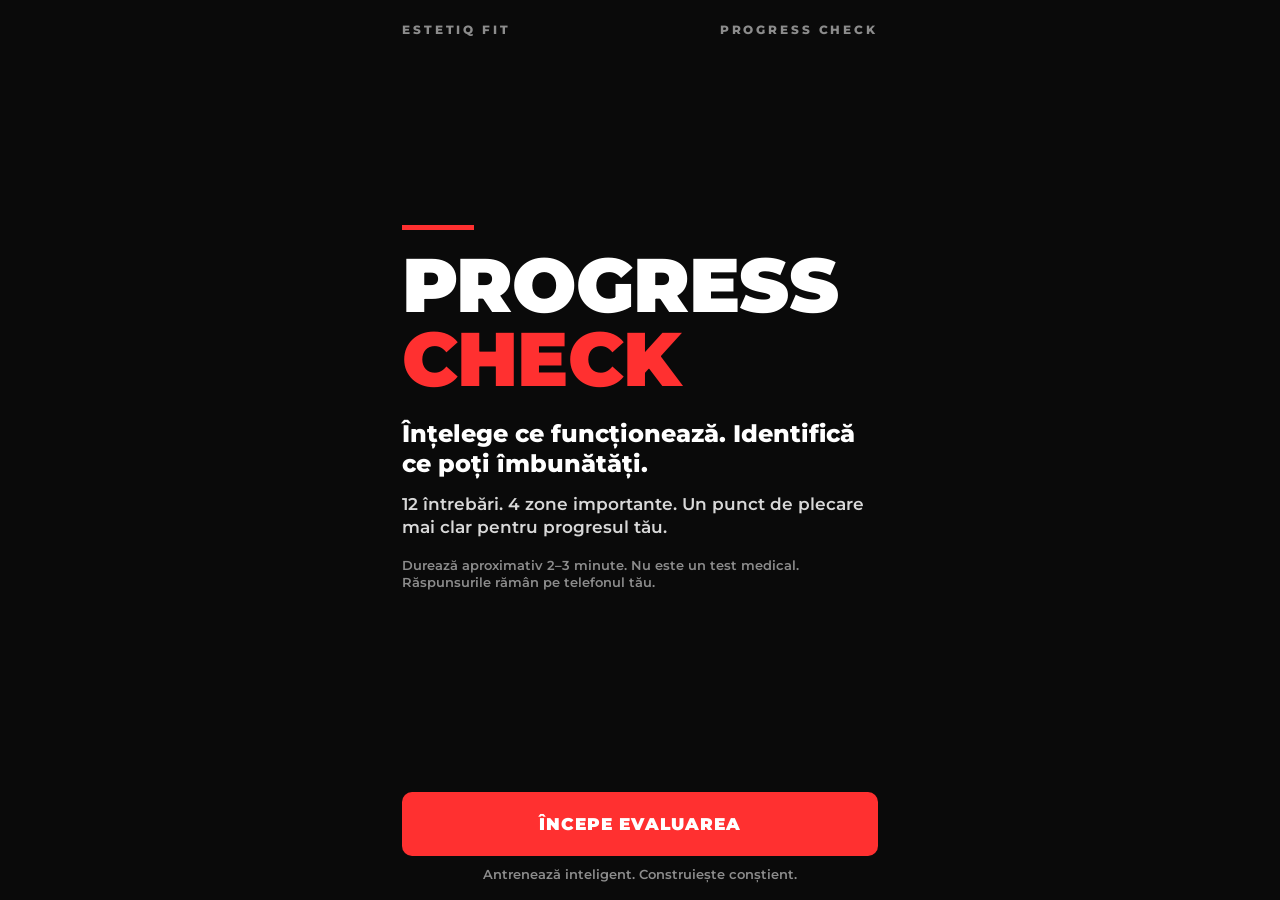
<file: index.html>
<!DOCTYPE html>
<html lang="ro">
<head>
<meta charset="utf-8">
<meta name="viewport" content="width=device-width, initial-scale=1, viewport-fit=cover">
<meta name="theme-color" content="#0A0A0A">
<meta name="description" content="ESTETIQ FIT PROGRESS CHECK: 12 întrebări, 4 zone importante, un punct de plecare mai clar pentru progresul tău.">
<title>PROGRESS CHECK | ESTETIQ FIT</title>
<style>
@font-face{font-family:'Montserrat';font-style:normal;font-display:swap;font-weight:600;src:url([data-uri]) format('woff2');unicode-range:U+0100-02BA,U+02BD-02C5,U+02C7-02CC,U+02CE-02D7,U+02DD-02FF,U+0304,U+0308,U+0329,U+1D00-1DBF,U+1E00-1E9F,U+1EF2-1EFF,U+2020,U+20A0-20AB,U+20AD-20C0,U+2113,U+2C60-2C7F,U+A720-A7FF}
@font-face{font-family:'Montserrat';font-style:normal;font-display:swap;font-weight:600;src:url([data-uri]) format('woff2');unicode-range:U+0000-00FF,U+0131,U+0152-0153,U+02BB-02BC,U+02C6,U+02DA,U+02DC,U+0304,U+0308,U+0329,U+2000-206F,U+20AC,U+2122,U+2191,U+2193,U+2212,U+2215,U+FEFF,U+FFFD}
@font-face{font-family:'Montserrat';font-style:normal;font-display:swap;font-weight:800;src:url([data-uri]) format('woff2');unicode-range:U+0100-02BA,U+02BD-02C5,U+02C7-02CC,U+02CE-02D7,U+02DD-02FF,U+0304,U+0308,U+0329,U+1D00-1DBF,U+1E00-1E9F,U+1EF2-1EFF,U+2020,U+20A0-20AB,U+20AD-20C0,U+2113,U+2C60-2C7F,U+A720-A7FF}
@font-face{font-family:'Montserrat';font-style:normal;font-display:swap;font-weight:800;src:url([data-uri]) format('woff2');unicode-range:U+0000-00FF,U+0131,U+0152-0153,U+02BB-02BC,U+02C6,U+02DA,U+02DC,U+0304,U+0308,U+0329,U+2000-206F,U+20AC,U+2122,U+2191,U+2193,U+2212,U+2215,U+FEFF,U+FFFD}
@font-face{font-family:'Montserrat';font-style:normal;font-display:swap;font-weight:900;src:url([data-uri]) format('woff2');unicode-range:U+0100-02BA,U+02BD-02C5,U+02C7-02CC,U+02CE-02D7,U+02DD-02FF,U+0304,U+0308,U+0329,U+1D00-1DBF,U+1E00-1E9F,U+1EF2-1EFF,U+2020,U+20A0-20AB,U+20AD-20C0,U+2113,U+2C60-2C7F,U+A720-A7FF}
@font-face{font-family:'Montserrat';font-style:normal;font-display:swap;font-weight:900;src:url([data-uri]) format('woff2');unicode-range:U+0000-00FF,U+0131,U+0152-0153,U+02BB-02BC,U+02C6,U+02DA,U+02DC,U+0304,U+0308,U+0329,U+2000-206F,U+20AC,U+2122,U+2191,U+2193,U+2212,U+2215,U+FEFF,U+FFFD}
:root{--bk:#0A0A0A;--wh:#FFFFFF;--rd:#FF3030;--gy:#8C8C8C;--gy2:#2A2A2A;--gy3:#161616;--f:'Montserrat',system-ui,-apple-system,'Segoe UI',Arial,sans-serif}
*{box-sizing:border-box;margin:0;padding:0;-webkit-tap-highlight-color:transparent}
html{background:var(--bk)}
body{background:var(--bk);color:var(--wh);font-family:var(--f);font-weight:600;line-height:1.35;-webkit-font-smoothing:antialiased;text-rendering:optimizeLegibility}
#app{max-width:520px;margin:0 auto;min-height:100vh;min-height:100dvh;position:relative}
.pbar{position:fixed;left:0;right:0;top:0;height:5px;background:transparent;z-index:20}
.pbar i{display:block;height:100%;width:0;background:var(--rd);transition:width .3s ease}
.scr{min-height:100vh;min-height:100dvh;display:flex;flex-direction:column;padding:calc(22px + env(safe-area-inset-top)) 22px 0;animation:in .22s ease-out}
@keyframes in{from{opacity:0;transform:translateY(10px)}to{opacity:1;transform:none}}
.brand{display:flex;justify-content:space-between;align-items:center;font-weight:800;font-size:12px;letter-spacing:.24em;color:var(--gy);text-transform:uppercase}
.main{flex:1;display:flex;flex-direction:column;justify-content:center;padding:28px 0}
h1,h2{font-weight:900;text-transform:uppercase;letter-spacing:-.01em;line-height:.98}
h1{font-size:clamp(46px,15vw,76px)}
h1 em,h2 em{font-style:normal;color:var(--rd)}
h2{font-size:clamp(34px,10.5vw,50px)}
.sub{font-weight:800;font-size:clamp(19px,5.4vw,24px);line-height:1.25;margin-top:22px}
.txt{font-size:17px;color:#D8D8D8;margin-top:14px}
.small{font-size:13px;color:var(--gy);font-weight:600}
.foot{position:sticky;bottom:0;background:var(--bk);padding:14px 0 calc(16px + env(safe-area-inset-bottom));display:flex;flex-direction:column;gap:10px}
.btn{appearance:none;border:0;cursor:pointer;width:100%;min-height:64px;padding:16px 18px;background:var(--rd);color:#fff;font-family:var(--f);font-weight:900;font-size:17px;letter-spacing:.06em;text-transform:uppercase;border-radius:10px;transition:transform .12s ease,opacity .15s}
.btn:active{transform:scale(.985)}
.btn[disabled]{opacity:.35;cursor:not-allowed}
.btn.sec{background:transparent;border:2px solid #3a3a3a;color:#fff}
.lnk{appearance:none;background:none;border:0;color:var(--gy);font-family:var(--f);font-weight:700;font-size:14px;padding:12px;cursor:pointer;text-decoration:underline;text-underline-offset:3px}
:focus-visible{outline:3px solid #fff;outline-offset:3px}
.qtop{display:flex;align-items:center;justify-content:space-between;gap:10px}
.back{appearance:none;background:var(--gy3);border:1px solid var(--gy2);color:#fff;width:46px;height:46px;border-radius:10px;font-size:22px;font-weight:900;cursor:pointer;font-family:var(--f)}
.cat{font-weight:900;font-size:13px;letter-spacing:.18em;color:var(--rd);text-transform:uppercase}
.cnt{font-weight:800;font-size:13px;letter-spacing:.12em;color:var(--gy);min-width:46px;text-align:right}
.hint{font-size:13px;color:var(--gy);margin-top:26px}
.qtext{font-weight:800;text-transform:none;letter-spacing:0;font-size:clamp(25px,7.4vw,32px);line-height:1.2;margin-top:12px}
.opts{display:flex;flex-direction:column;gap:12px;margin-top:26px}
.opt{appearance:none;display:flex;align-items:center;gap:16px;width:100%;min-height:70px;padding:12px 16px;border:2px solid var(--gy2);background:var(--gy3);color:#fff;border-radius:12px;text-align:left;font-family:var(--f);font-weight:700;font-size:17px;cursor:pointer;transition:border-color .15s,background .15s,transform .1s}
.opt b{flex:none;width:42px;height:42px;display:grid;place-items:center;border-radius:50%;background:#262626;font-weight:900;font-size:19px}
.opt:active{transform:scale(.985)}
.opt[aria-checked=true]{border-color:var(--rd);background:#2a0d0d}
.opt[aria-checked=true] b{background:var(--rd)}
.fwd{align-self:flex-end;margin-top:6px}
.rows{display:flex;flex-direction:column;gap:12px;margin-top:22px}
.card{border:2px solid var(--gy2);background:var(--gy3);border-radius:12px;padding:16px}
.card.low{border-color:var(--rd)}
.ch{display:flex;justify-content:space-between;align-items:baseline;gap:10px}
.cn{font-weight:900;font-size:17px;letter-spacing:.1em;text-transform:uppercase}
.sc{font-weight:900;font-size:30px;line-height:1}
.sc small{font-size:15px;color:var(--gy);font-weight:800}
.track{height:12px;background:#262626;border-radius:6px;margin-top:12px;overflow:hidden}
.fill{height:100%;width:0;background:#fff;border-radius:6px;transition:width .7s cubic-bezier(.2,.8,.2,1)}
.card.low .fill{background:var(--rd)}
.tag{display:inline-block;margin-top:12px;background:var(--rd);color:#fff;font-weight:900;font-size:11px;letter-spacing:.14em;padding:5px 9px;border-radius:5px;text-transform:uppercase}
.int{font-size:14px;color:#CFCFCF;margin-top:10px;line-height:1.4}
.note{font-size:13px;color:var(--gy);margin-top:18px;line-height:1.45}
.pick{display:flex;flex-direction:column;gap:10px;margin-top:20px}
.pk{appearance:none;display:flex;justify-content:space-between;align-items:center;width:100%;min-height:62px;padding:12px 16px;border:2px solid var(--gy2);background:var(--gy3);color:#fff;border-radius:12px;font-family:var(--f);font-weight:900;font-size:16px;letter-spacing:.08em;text-transform:uppercase;cursor:pointer}
.pk span{color:var(--gy);font-size:15px;font-weight:800;letter-spacing:0}
.pk[aria-checked=true]{border-color:var(--rd);background:#2a0d0d}
.pk[aria-checked=true] span{color:#fff}
label.fl{display:block;font-weight:800;font-size:15px;margin-top:22px}
textarea,input[type=text]{width:100%;margin-top:8px;background:var(--gy3);border:2px solid var(--gy2);border-radius:12px;color:#fff;font-family:var(--f);font-weight:600;font-size:17px;padding:14px;resize:none;min-height:64px}
textarea:focus,input[type=text]:focus{border-color:var(--rd);outline:none}
.chip{display:inline-block;background:var(--rd);color:#fff;font-weight:900;font-size:12px;letter-spacing:.14em;padding:6px 10px;border-radius:6px;text-transform:uppercase;margin-top:16px}
.days{display:flex;flex-direction:column;gap:10px;margin-top:18px}
.day{appearance:none;display:flex;align-items:center;gap:14px;width:100%;min-height:72px;padding:12px 14px;border:2px solid var(--gy2);background:var(--gy3);color:#fff;border-radius:12px;text-align:left;font-family:var(--f);font-weight:700;font-size:15.5px;line-height:1.3;cursor:pointer}
.day .d{flex:none;font-weight:900;font-size:12px;letter-spacing:.12em;color:var(--rd);text-transform:uppercase;width:58px}
.day .t{flex:1}
.day .bx{flex:none;width:34px;height:34px;border:3px solid #555;border-radius:8px;display:grid;place-items:center}
.day[aria-checked=true]{border-color:#3d1a1a;background:#1d0e0e}
.day[aria-checked=true] .bx{background:var(--rd);border-color:var(--rd)}
.day[aria-checked=true] .bx:after{content:"";width:10px;height:18px;border:solid #fff;border-width:0 4px 4px 0;transform:rotate(45deg) translate(-1px,-2px)}
.day[aria-checked=true] .t{color:#BDBDBD}
.cnum{font-weight:900;font-size:13px;letter-spacing:.14em;color:var(--gy);margin-top:18px}
.quote{font-weight:800;font-size:clamp(20px,5.8vw,25px);line-height:1.3;margin-top:22px}
.sys{border:2px solid var(--rd);border-radius:14px;padding:20px;margin-top:26px;background:var(--gy3)}
.sys h3{font-weight:900;font-size:22px;letter-spacing:.06em;text-transform:uppercase}
.sys p{font-size:16px;color:#D8D8D8;margin-top:10px}
.line{height:5px;width:72px;background:var(--rd);margin:0 0 18px}
.toast{position:fixed;left:50%;bottom:calc(96px + env(safe-area-inset-bottom));transform:translateX(-50%);background:#fff;color:#0A0A0A;font-weight:800;font-size:14px;padding:12px 18px;border-radius:10px;z-index:30;max-width:86vw;text-align:center;animation:in .2s ease-out}
@media (prefers-reduced-motion:reduce){*{animation:none!important;transition:none!important}}
</style>
</head>
<body>
<div class="pbar" aria-hidden="true"><i id="pb"></i></div>
<div id="app"><main id="screen"></main></div>
<script>
(function(){
'use strict';
/* ====== Configurare ====== */
var SYSTEM_URL = ''; // Adaugă aici linkul către SISTEMUL ESTETIQ FIT înainte de publicare.
var KEY = 'estetiq_progress_check_v1';

/* ====== Conținut (din PDF) ====== */
var CATS = ['ANTRENAMENT','ALIMENTAȚIE','RECUPERARE','CONSECVENȚĂ'];
var LET = ['A','B','C','D'];
var Q = [
 'Am un plan de antrenament clar, nu aleg exercițiile complet la întâmplare.',
 'Urmăresc în timp cel puțin câteva repere: exerciții, repetări, greutăți sau calitatea execuției.',
 'Ajustez efortul atunci când tehnica sau recuperarea îmi arată că este nevoie.',
 'Am o structură a meselor care mă ajută să-mi susțin obiectivul și programul zilnic.',
 'Includ în mod regulat surse de proteine, legume/fructe și alimente care îmi oferă sațietate.',
 'Pot să fac alegeri echilibrate și în afara rutinei perfecte: la restaurant, în weekend sau când sunt ocupat.',
 'Am, în general, un program de somn suficient de constant pentru nevoile mele.',
 'Las timp pentru recuperare și nu transform fiecare antrenament într-un test maximal.',
 'Observ cum influențează somnul, stresul și oboseala felul în care mă antrenez.',
 'Am un program realist pe care îl pot respecta în majoritatea săptămânilor.',
 'Revin la rutină după o zi sau o săptămână mai puțin organizată, fără să abandonez planul.',
 'Știu care este următorul pas concret pe care vreau să-l îmbunătățesc.'
];
var OPT = ['Nu / aproape niciodată','Uneori / inconsistent','Da / în mod consecvent'];
var INTERP = [
 'Aici ai cel mai clar spațiu de lucru. Alege un singur comportament de îmbunătățit.',
 'Ai câteva lucruri funcționale, dar probabil îți lipsește constanța sau o structură mai clară.',
 'Este o zonă care pare bine susținută în perioada evaluată. Menține ce funcționează și verifică dacă rezultatele confirmă.'
];
var DAYS = [
 'Notează situația actuală. Ce faci acum și ce te încurcă cel mai des?',
 'Alege o acțiune concretă care ține de prioritatea ta.',
 'Aplic-o și observă ce a fost ușor sau dificil.',
 'Ajustează acțiunea ca să se potrivească mai bine programului tău.',
 'Repet-o. Nu căuta perfecțiunea, urmărește consecvența.',
 'Observă ce s-a schimbat și ce obstacol a rămas.',
 'Evaluează: păstrezi, ajustezi sau alegi un alt pas?'
];

/* ====== Stare ====== */
function fresh(){return {screen:'intro',q:0,a:new Array(12).fill(null),pr:null,obs:'',test:'',days:new Array(7).fill(false),focus:'',sign:''};}
var S = load();
function load(){
  try{var r=localStorage.getItem(KEY); if(r){var o=JSON.parse(r); var f=fresh();
    if(o&&Array.isArray(o.a)&&o.a.length===12&&Array.isArray(o.days)&&o.days.length===7){
      for(var k in f){ if(o[k]!==undefined) f[k]=o[k]; }
      if(['intro','q','result','priority','plan','end'].indexOf(f.screen)<0) f.screen='intro';
      if(typeof f.q!=='number'||f.q<0||f.q>11) f.q=0;
      return f; } } }catch(e){}
  return fresh();
}
function save(){ try{localStorage.setItem(KEY,JSON.stringify(S));}catch(e){} }

/* ====== Calcule ====== */
function scores(){ var s=[0,0,0,0]; for(var i=0;i<12;i++){ s[Math.floor(i/3)] += (S.a[i]||0); } return s; }
function band(n){ return n<=2?0:(n<=4?1:2); }
function lowest(sc){ var mn=Math.min.apply(null,sc), mx=Math.max.apply(null,sc); if(mn===mx) return []; var r=[]; sc.forEach(function(v,i){ if(v===mn) r.push(i); }); return r; }
function answeredCount(){ return S.a.filter(function(v){return v!==null;}).length; }
function allAnswered(){ return answeredCount()===12; }
function esc(t){ return String(t).replace(/[&<>"']/g,function(c){return {'&':'&amp;','<':'&lt;','>':'&gt;','"':'&quot;',"'":'&#39;'}[c];}); }

/* ====== Vizualizări ====== */
var root=document.getElementById('screen'), pb=document.getElementById('pb');
function brandRow(){ return '<div class="brand"><span>ESTETIQ FIT</span><span>PROGRESS CHECK</span></div>'; }

function vIntro(){
  return '<section class="scr">'+brandRow()+
  '<div class="main"><div class="line"></div><h1 id="h">Progress <em>check</em></h1>'+
  '<p class="sub">Înțelege ce funcționează. Identifică ce poți îmbunătăți.</p>'+
  '<p class="txt">12 întrebări. 4 zone importante. Un punct de plecare mai clar pentru progresul tău.</p>'+
  '<p class="small" style="margin-top:18px">Durează aproximativ 2–3 minute. Nu este un test medical. Răspunsurile rămân pe telefonul tău.</p></div>'+
  '<div class="foot"><button class="btn" data-act="start">'+(answeredCount()>0&&!allAnswered()?'Continuă evaluarea':(allAnswered()?'Vezi rezultatul':'Începe evaluarea'))+'</button>'+
  '<p class="small" style="text-align:center">Antrenează inteligent. Construiește conștient.</p></div></section>';
}
function vQ(){
  var i=S.q, c=Math.floor(i/3), v=S.a[i];
  var h='<section class="scr"><div class="qtop"><button class="back" data-act="back" aria-label="Înapoi">&larr;</button><span class="cat">'+LET[c]+'. '+CATS[c]+'</span><span class="cnt">'+(i+1)+' / 12</span></div>'+
  '<div class="main" style="justify-content:flex-start;padding-top:8px"><p class="hint">Gândește-te la ultimele 3–4 săptămâni, nu la cea mai bună săptămână a ta.</p>'+
  '<h2 class="qtext" id="h" tabindex="-1">'+esc(Q[i])+'</h2>'+
  '<div class="opts" role="radiogroup" aria-labelledby="h">';
  for(var k=0;k<3;k++){ h+='<button class="opt" role="radio" aria-checked="'+(v===k)+'" data-act="ans" data-v="'+k+'"><b>'+k+'</b><span>'+OPT[k]+'</span></button>'; }
  h+='</div>'+(v!==null?'<button class="lnk fwd" data-act="fwd">'+(i<11?'Continuă →':'Vezi rezultatul →')+'</button>':'')+'</div></section>';
  return h;
}
function vResult(){
  var sc=scores(), lw=lowest(sc);
  var h='<section class="scr">'+brandRow()+'<div class="main" style="justify-content:flex-start"><div class="line"></div><h2 id="h" tabindex="-1">Unde merită <em>să începi?</em></h2>'+
  '<p class="sub" style="font-size:18px">Scorul nu definește nivelul tău. Îți oferă un punct de plecare.</p><div class="rows">';
  for(var c=0;c<4;c++){
    var low=lw.indexOf(c)>-1;
    h+='<div class="card'+(low?' low':'')+'"><div class="ch"><span class="cn">'+CATS[c]+'</span><span class="sc">'+sc[c]+'<small>/6</small></span></div>'+
    '<div class="track"><div class="fill" data-w="'+Math.round(sc[c]/6*100)+'"></div></div>'+
    (low?'<span class="tag">Merită examinată prima</span>':'')+
    '<p class="int">'+INTERP[band(sc[c])]+'</p></div>';
  }
  h+='</div><p class="note">Important: scorul cel mai mic nu identifică automat cauza stagnării. El indică zona pe care merită să o examinezi prima. Uneori, progresul este influențat de mai mulți factori care se intersectează.</p>'+
  '<p class="note" style="margin-top:8px">Scorurile sunt un instrument de reflecție, nu o măsură a valorii tale sau o evaluare clinică.</p></div>'+
  '<div class="foot"><button class="btn" data-act="toPriority">Alege prioritatea</button><div style="display:flex;justify-content:space-between"><button class="lnk" data-act="back">Modifică răspunsurile</button><button class="lnk" data-act="reset">Reia evaluarea</button></div></div></section>';
  return h;
}
function vPriority(){
  var sc=scores(), h='<section class="scr">'+brandRow()+'<div class="main" style="justify-content:flex-start"><div class="line"></div><h2 id="h" tabindex="-1">Prioritatea <em>ta</em></h2>'+
  '<p class="sub" style="font-size:18px">Zona pe care alegi să o îmbunătățești prima.</p><div class="pick" role="radiogroup" aria-labelledby="h">';
  for(var c=0;c<4;c++){ h+='<button class="pk" role="radio" aria-checked="'+(S.pr===c)+'" data-act="pick" data-c="'+c+'">'+CATS[c]+'<span>'+sc[c]+'/6</span></button>'; }
  h+='</div><label class="fl" for="obs">Ce observ concret în viața mea?</label><textarea id="obs" maxlength="240" rows="2" data-f="obs" placeholder="O frază este suficientă">'+esc(S.obs)+'</textarea>'+
  '<label class="fl" for="tst">Ce schimbare mică pot testa în următoarele 7 zile?</label><textarea id="tst" maxlength="240" rows="2" data-f="test" placeholder="Ceva suficient de mic ca să-l repeți">'+esc(S.test)+'</textarea></div>'+
  '<div class="foot"><button class="btn" data-act="toPlan"'+(S.pr===null?' disabled':'')+' id="planbtn">Creează planul de 7 zile</button><button class="lnk" data-act="toResult">Înapoi la rezultat</button></div></section>';
  return h;
}
function vPlan(){
  var done=S.days.filter(Boolean).length;
  var h='<section class="scr">'+brandRow()+'<div class="main" style="justify-content:flex-start"><div class="line"></div><h2 id="h" tabindex="-1">Planul tău <em>de 7 zile</em></h2>'+
  '<p class="sub" style="font-size:18px">Mai puține promisiuni. Un pas pe care chiar îl faci.</p>'+
  (S.pr!==null?'<span class="chip">Prioritate: '+CATS[S.pr]+'</span>':'')+
  '<p class="cnum" id="cnt">'+done+' / 7 ZILE BIFATE</p><div class="days" role="group" aria-label="Planul de 7 zile">';
  for(var d=0;d<7;d++){ h+='<button class="day" role="checkbox" aria-checked="'+S.days[d]+'" data-act="day" data-d="'+d+'"><span class="d">Ziua '+(d+1)+'</span><span class="t">'+DAYS[d]+'</span><span class="bx"></span></button>'; }
  h+='</div><label class="fl" for="foc">În următoarele 7 zile mă concentrez pe:</label><textarea id="foc" maxlength="240" rows="2" data-f="focus">'+esc(S.focus||S.test)+'</textarea>'+
  '<label class="fl" for="sgn">Voi ști că am făcut un pas înainte atunci când:</label><textarea id="sgn" maxlength="240" rows="2" data-f="sign">'+esc(S.sign)+'</textarea>'+
  '<p class="quote">Nu am nevoie de o săptămână perfectă. Am nevoie de un pas repetabil.</p></div>'+
  '<div class="foot"><button class="btn sec" data-act="save">Salvează rezultatul (imagine)</button><button class="btn" data-act="toEnd">Continuă</button><button class="lnk" data-act="toPriority">Înapoi</button></div></section>';
  return h;
}
function vEnd(){
  return '<section class="scr">'+brandRow()+'<div class="main" style="justify-content:flex-start"><div class="line"></div><h2 id="h" tabindex="-1">Claritatea este <em>începutul.</em></h2>'+
  '<p class="quote" style="font-weight:700">Claritatea este începutul. Un plan potrivit, feedback-ul și ajustările făcute în timp pot transforma această claritate în progres.</p>'+
  '<div class="sys"><h3>Sistemul ESTETIQ FIT</h3><p>Un parcurs personalizat de 12 săptămâni, construit în jurul obiectivului tău, cu structură, educație, ghidaj, feedback și ajustări.</p></div>'+
  '<p class="small" style="margin-top:22px;line-height:1.5">Acest material are scop educațional și de auto-reflecție. Nu înlocuiește evaluarea individuală sau recomandările profesioniștilor medicali și de nutriție atunci când acestea sunt necesare.</p></div>'+
  '<div class="foot"><button class="btn" data-act="system">Descoperă Sistemul ESTETIQ FIT</button><div style="display:flex;justify-content:space-between"><button class="lnk" data-act="toPlan">Înapoi la plan</button><button class="lnk" data-act="reset">Reia evaluarea</button></div>'+
  '<p class="small" style="text-align:center">Antrenează inteligent. Construiește conștient.</p></div></section>';
}

function render(focusHeading){
  var s=S.screen, html='';
  if(s==='intro') html=vIntro(); else if(s==='q') html=vQ(); else if(s==='result') html=vResult(); else if(s==='priority') html=vPriority(); else if(s==='plan') html=vPlan(); else html=vEnd();
  root.innerHTML=html;
  pb.style.width = s==='q' ? Math.round(answeredCount()/12*100)+'%' : (s==='intro'?'0%':'100%');
  window.scrollTo(0,0);
  if(s==='result'){ requestAnimationFrame(function(){ requestAnimationFrame(function(){ [].forEach.call(root.querySelectorAll('.fill'),function(f){f.style.width=f.getAttribute('data-w')+'%';}); }); }); }
  if(focusHeading){ var h=document.getElementById('h'); if(h){ h.setAttribute('tabindex','-1'); try{h.focus({preventScroll:true});}catch(e){} } }
}
function go(screen,q){ S.screen=screen; if(typeof q==='number') S.q=q; save(); render(true); }

/* ====== Acțiuni ====== */
var lock=false, resetArmed=false, resetTimer=null;
function toast(msg){ var t=document.createElement('div'); t.className='toast'; t.setAttribute('role','status'); t.textContent=msg; document.body.appendChild(t); setTimeout(function(){ if(t.parentNode) t.parentNode.removeChild(t); },2600); }
function firstUnanswered(){ for(var i=0;i<12;i++){ if(S.a[i]===null) return i; } return -1; }

root.addEventListener('click',function(e){
  var el=e.target.closest('[data-act]'); if(!el) return;
  var act=el.getAttribute('data-act');
  if(act==='start'){ var u=firstUnanswered(); if(u===-1) go('result'); else go('q',u); }
  else if(act==='ans'){ if(lock) return; var v=parseInt(el.getAttribute('data-v'),10); S.a[S.q]=v; save();
    [].forEach.call(root.querySelectorAll('.opt'),function(b){ b.setAttribute('aria-checked',String(b===el)); });
    pb.style.width=Math.round(answeredCount()/12*100)+'%'; lock=true;
    setTimeout(function(){ lock=false; if(S.screen!=='q') return; if(S.q<11) go('q',S.q+1); else go('result'); },260); }
  else if(act==='back'){ if(S.screen==='q'){ if(S.q>0) go('q',S.q-1); else go('intro'); } else if(S.screen==='result'){ go('q',11); } }
  else if(act==='fwd'){ if(S.a[S.q]===null) return; if(S.q<11) go('q',S.q+1); else go('result'); }
  else if(act==='toPriority'){ if(!allAnswered()){ go('q',Math.max(0,firstUnanswered())); return; }
    if(S.pr===null){ var lw=lowest(scores()); if(lw.length===1) S.pr=lw[0]; } go('priority'); }
  else if(act==='toResult'){ go('result'); }
  else if(act==='pick'){ S.pr=parseInt(el.getAttribute('data-c'),10); save();
    [].forEach.call(root.querySelectorAll('.pk'),function(b){ b.setAttribute('aria-checked',String(b===el)); });
    var pbn=document.getElementById('planbtn'); if(pbn) pbn.disabled=false; }
  else if(act==='toPlan'){ if(S.pr===null) return; if(!S.focus && S.test) S.focus=S.test; go('plan'); }
  else if(act==='day'){ var d=parseInt(el.getAttribute('data-d'),10); S.days[d]=!S.days[d]; save(); el.setAttribute('aria-checked',String(S.days[d]));
    var c=document.getElementById('cnt'); if(c) c.textContent=S.days.filter(Boolean).length+' / 7 ZILE BIFATE'; }
  else if(act==='toEnd'){ go('end'); }
  else if(act==='save'){ saveImage(); }
  else if(act==='system'){ if(SYSTEM_URL){ window.open(SYSTEM_URL,'_blank','noopener'); } else { toast('Linkul către sistem va fi adăugat la publicare.'); } }
  else if(act==='reset'){
    if(!resetArmed){ resetArmed=true; el.textContent='Sigur? Apasă din nou'; clearTimeout(resetTimer); resetTimer=setTimeout(function(){ resetArmed=false; if(el.isConnected) el.textContent='Reia evaluarea'; },3500); }
    else { resetArmed=false; clearTimeout(resetTimer); S=fresh(); try{localStorage.removeItem(KEY);}catch(x){} render(true); }
  }
});
root.addEventListener('input',function(e){ var f=e.target.getAttribute&&e.target.getAttribute('data-f'); if(f){ S[f]=e.target.value; save(); } });
document.addEventListener('keydown',function(e){
  if(S.screen!=='q'||lock) return; var tg=e.target&&e.target.tagName; if(tg==='TEXTAREA'||tg==='INPUT') return;
  if(e.key==='0'||e.key==='1'||e.key==='2'){ var b=root.querySelector('.opt[data-v="'+e.key+'"]'); if(b) b.click(); }
});

/* ====== Salvare rezultat (imagine PNG) ====== */
function wrap(ctx,text,x,y,maxW,lh,maxLines){
  var words=String(text||'').split(/\s+/).filter(Boolean), line='', lines=[];
  words.forEach(function(w){ var t=line?line+' '+w:w; if(ctx.measureText(t).width>maxW&&line){ lines.push(line); line=w; } else line=t; });
  if(line) lines.push(line);
  if(lines.length>maxLines){ lines=lines.slice(0,maxLines); lines[maxLines-1]=lines[maxLines-1].replace(/\s*\S*$/,'')+'…'; }
  lines.forEach(function(l,i){ ctx.fillText(l,x,y+i*lh); });
  return y+lines.length*lh;
}
function saveImage(){
  var go2=function(){
    var W=1080,H=1500,cv=document.createElement('canvas'); cv.width=W; cv.height=H; var c=cv.getContext('2d');
    c.fillStyle='#0A0A0A'; c.fillRect(0,0,W,H);
    c.fillStyle='#8C8C8C'; c.font='800 24px Montserrat, Arial'; c.letterSpacing='5px'; c.fillText('ESTETIQ FIT',64,86); c.textAlign='right'; c.fillText('PROGRESS CHECK',W-64,86); c.textAlign='left';
    c.letterSpacing='0px'; c.fillStyle='#FF3030'; c.fillRect(64,128,96,10);
    c.fillStyle='#fff'; c.font='900 84px Montserrat, Arial'; c.fillText('REZULTATUL TĂU',64,236);
    var sc=scores(), lw=lowest(sc), y=310;
    for(var i=0;i<4;i++){
      var low=lw.indexOf(i)>-1;
      c.fillStyle='#161616'; c.fillRect(64,y,W-128,120);
      if(low){ c.strokeStyle='#FF3030'; c.lineWidth=4; c.strokeRect(66,y+2,W-132,116); }
      c.fillStyle='#fff'; c.font='900 32px Montserrat, Arial'; c.fillText(CATS[i],94,y+48);
      c.textAlign='right'; c.font='900 44px Montserrat, Arial'; c.fillText(sc[i]+'/6',W-94,y+52); c.textAlign='left';
      c.fillStyle='#2A2A2A'; c.fillRect(94,y+78,W-188,16);
      c.fillStyle=low?'#FF3030':'#fff'; c.fillRect(94,y+78,(W-188)*sc[i]/6,16);
      y+=140;
    }
    y+=26; c.fillStyle='#FF3030'; c.font='900 24px Montserrat, Arial'; c.letterSpacing='4px'; c.fillText('PRIORITATEA MEA',64,y); c.letterSpacing='0px';
    c.fillStyle='#fff'; c.font='900 46px Montserrat, Arial'; c.fillText(S.pr!==null?CATS[S.pr]:'—',64,y+60); y+=104;
    c.font='700 30px Montserrat, Arial'; c.fillStyle='#8C8C8C'; c.fillText('Ce observ concret:',64,y); c.fillStyle='#fff'; y=wrap(c,S.obs||'—',64,y+42,W-128,40,2)+22;
    c.fillStyle='#8C8C8C'; c.fillText('Schimbarea pe care o testez 7 zile:',64,y); c.fillStyle='#fff'; y=wrap(c,S.focus||S.test||'—',64,y+42,W-128,40,2)+22;
    c.fillStyle='#8C8C8C'; c.fillText('Voi ști că am făcut un pas când:',64,y); c.fillStyle='#fff'; wrap(c,S.sign||'—',64,y+42,W-128,40,2);
    c.fillStyle='#FF3030'; c.font='900 28px Montserrat, Arial'; c.fillText('Un pas repetabil, nu o săptămână perfectă.',64,H-150);
    c.fillStyle='#8C8C8C'; c.font='700 22px Montserrat, Arial'; c.fillText('Antrenează inteligent. Construiește conștient.  |  @estetiq.fit',64,H-96);
    c.font='600 18px Montserrat, Arial'; c.fillText('Instrument de reflecție, nu evaluare clinică.',64,H-60);
    cv.toBlob(function(b){
      if(!b){ toast('Nu am putut crea imaginea.'); return; }
      var file; try{ file=new File([b],'estetiq-progress-check.png',{type:'image/png'}); }catch(e){}
      if(file&&navigator.canShare&&navigator.canShare({files:[file]})&&navigator.share){ navigator.share({files:[file],title:'ESTETIQ FIT Progress Check'}).catch(function(){}); return; }
      var a=document.createElement('a'); a.href=URL.createObjectURL(b); a.download='estetiq-progress-check.png'; document.body.appendChild(a); a.click(); setTimeout(function(){ URL.revokeObjectURL(a.href); a.remove(); },1500); toast('Imaginea a fost descărcată.');
    },'image/png');
  };
  if(document.fonts&&document.fonts.ready){ document.fonts.ready.then(go2); } else go2();
}

/* ====== Pornire ====== */
if(S.screen==='q' && answeredCount()===0 && S.q===0){ S.screen='intro'; }
render(false);
window.__PC = {state:function(){return JSON.parse(JSON.stringify(S));}, scores:scores, lowest:lowest};
})();
</script>
</body>
</html>
</file>
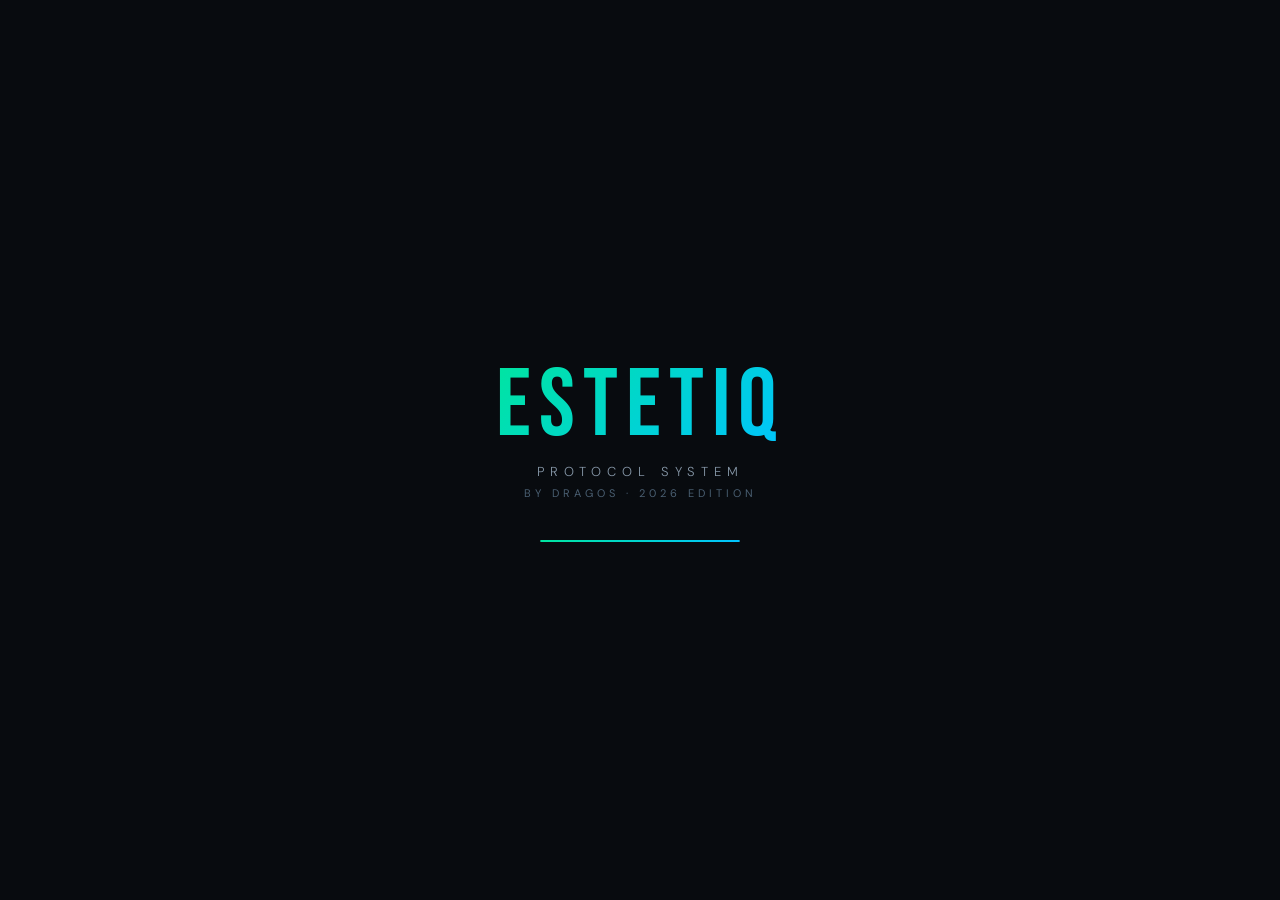
<file: ESTETIQ.html>
<!DOCTYPE html>
<html lang="ro">
<head>
<meta charset="UTF-8"/>
<meta name="viewport" content="width=device-width, initial-scale=1.0, maximum-scale=1.0"/>
<title>ESTETIQ Protocol — by Dragos</title>
<link href="https://fonts.googleapis.com/css2?family=Bebas+Neue&family=DM+Sans:wght@300;400;500;600;700&family=JetBrains+Mono:wght@400;600&display=swap" rel="stylesheet"/>
<style>
:root{
  --bg:#080b0f;
  --bg2:#0d1117;
  --bg3:#111820;
  --card:#131c26;
  --card2:#1a2535;
  --border:#1e2d3f;
  --accent:#00e5a0;
  --accent2:#00c4ff;
  --accent3:#ff4d6d;
  --accent4:#ffb700;
  --text:#f0f4f8;
  --text2:#8899aa;
  --text3:#4a5f72;
  --neon: 0 0 20px rgba(0,229,160,0.4), 0 0 60px rgba(0,229,160,0.1);
  --neon2: 0 0 20px rgba(0,196,255,0.4);
  --r:16px;
  --r2:12px;
  --r3:8px;
}
*{margin:0;padding:0;box-sizing:border-box;-webkit-tap-highlight-color:transparent}
html{scroll-behavior:smooth}
body{background:var(--bg);color:var(--text);font-family:'DM Sans',sans-serif;min-height:100vh;overflow-x:hidden}

/* SCROLLBAR */
::-webkit-scrollbar{width:4px}
::-webkit-scrollbar-track{background:var(--bg)}
::-webkit-scrollbar-thumb{background:var(--border);border-radius:4px}

/* INTRO SCREEN */
#intro{position:fixed;inset:0;background:var(--bg);z-index:1000;display:flex;flex-direction:column;align-items:center;justify-content:center;transition:opacity 0.8s ease,visibility 0.8s ease}
#intro.hidden{opacity:0;visibility:hidden;pointer-events:none}
.intro-logo{text-align:center;animation:introIn 1s ease forwards}
.intro-title{font-family:'Bebas Neue',sans-serif;font-size:clamp(52px,12vw,96px);letter-spacing:8px;background:linear-gradient(135deg,var(--accent),var(--accent2));-webkit-background-clip:text;-webkit-text-fill-color:transparent;background-clip:text;line-height:1}
.intro-sub{font-size:13px;letter-spacing:6px;color:var(--text2);margin-top:8px;font-weight:300;text-transform:uppercase}
.intro-by{font-size:11px;letter-spacing:4px;color:var(--text3);margin-top:6px;text-transform:uppercase}
.intro-bar{width:200px;height:2px;background:var(--border);border-radius:2px;margin:40px auto 0;overflow:hidden}
.intro-progress{height:100%;width:0%;background:linear-gradient(90deg,var(--accent),var(--accent2));border-radius:2px;animation:loadBar 2s ease forwards 0.3s}
@keyframes loadBar{to{width:100%}}
@keyframes introIn{from{opacity:0;transform:translateY(30px)}to{opacity:1;transform:translateY(0)}}

/* MAIN APP */
#app{display:none;flex-direction:column;min-height:100vh;padding-bottom:100px}
#app.visible{display:flex}

/* TOP BAR */
.topbar{padding:20px 20px 0;display:flex;align-items:center;justify-content:space-between;position:sticky;top:0;z-index:100;background:linear-gradient(to bottom,var(--bg) 80%,transparent);padding-bottom:10px}
.topbar-logo{font-family:'Bebas Neue',sans-serif;font-size:22px;letter-spacing:4px;background:linear-gradient(135deg,var(--accent),var(--accent2));-webkit-background-clip:text;-webkit-text-fill-color:transparent;background-clip:text}
.topbar-protocol{font-size:10px;letter-spacing:3px;color:var(--text3);font-weight:600;text-transform:uppercase}
.topbar-right{display:flex;align-items:center;gap:12px}
.streak-badge{background:linear-gradient(135deg,rgba(0,229,160,0.15),rgba(0,196,255,0.1));border:1px solid rgba(0,229,160,0.3);border-radius:20px;padding:6px 14px;font-size:12px;font-weight:600;color:var(--accent);display:flex;align-items:center;gap:6px}
.streak-badge span{font-size:16px}

/* PAGE SECTIONS */
.page{display:none;padding:16px 20px;animation:fadeIn 0.3s ease}
.page.active{display:block}
@keyframes fadeIn{from{opacity:0;transform:translateY(8px)}to{opacity:1;transform:translateY(0)}}

/* SECTION TITLE */
.sec-title{font-family:'Bebas Neue',sans-serif;font-size:28px;letter-spacing:3px;color:var(--text);margin-bottom:4px}
.sec-sub{font-size:12px;color:var(--text3);letter-spacing:2px;text-transform:uppercase;margin-bottom:20px}

/* CARDS */
.card{background:var(--card);border:1px solid var(--border);border-radius:var(--r);padding:20px;margin-bottom:14px;position:relative;overflow:hidden}
.card::before{content:'';position:absolute;inset:0;background:linear-gradient(135deg,rgba(0,229,160,0.03),transparent);pointer-events:none}
.card-accent{border-color:rgba(0,229,160,0.3);background:linear-gradient(135deg,rgba(0,229,160,0.08),var(--card))}
.card-row{display:flex;gap:12px}
.card-half{flex:1;background:var(--card);border:1px solid var(--border);border-radius:var(--r2);padding:16px}

/* STATS GRID */
.stats-grid{display:grid;grid-template-columns:1fr 1fr;gap:12px;margin-bottom:14px}
.stat-card{background:var(--card);border:1px solid var(--border);border-radius:var(--r2);padding:16px;position:relative;overflow:hidden}
.stat-card.highlight{border-color:rgba(0,229,160,0.4);background:linear-gradient(135deg,rgba(0,229,160,0.1),var(--card))}
.stat-label{font-size:10px;letter-spacing:2px;color:var(--text3);text-transform:uppercase;margin-bottom:6px}
.stat-value{font-family:'Bebas Neue',sans-serif;font-size:36px;letter-spacing:2px;color:var(--text);line-height:1}
.stat-value.accent{color:var(--accent)}
.stat-unit{font-size:11px;color:var(--text2);margin-top:2px}
.stat-change{font-size:11px;margin-top:4px;display:flex;align-items:center;gap:4px}
.stat-change.up{color:#00e5a0}
.stat-change.down{color:var(--accent3)}

/* FASTING CARD */
.fast-ring{width:180px;height:180px;margin:0 auto 20px;position:relative}
.fast-ring svg{transform:rotate(-90deg)}
.fast-ring-bg{fill:none;stroke:var(--border);stroke-width:8}
.fast-ring-fill{fill:none;stroke:url(#fastGrad);stroke-width:8;stroke-linecap:round;transition:stroke-dashoffset 1s ease}
.fast-center{position:absolute;inset:0;display:flex;flex-direction:column;align-items:center;justify-content:center;text-align:center}
.fast-time{font-family:'Bebas Neue',sans-serif;font-size:38px;letter-spacing:2px;color:var(--text)}
.fast-label{font-size:10px;letter-spacing:3px;color:var(--text3);text-transform:uppercase}
.fast-status{font-size:11px;color:var(--accent);font-weight:600;letter-spacing:1px;margin-top:2px}

/* BUTTONS */
.btn{display:inline-flex;align-items:center;justify-content:center;gap:8px;padding:14px 24px;border-radius:var(--r3);font-size:14px;font-weight:700;letter-spacing:1px;text-transform:uppercase;border:none;cursor:pointer;transition:all 0.2s ease;width:100%}
.btn-primary{background:linear-gradient(135deg,var(--accent),#00c47a);color:#000;box-shadow:0 4px 20px rgba(0,229,160,0.3)}
.btn-primary:hover{transform:translateY(-1px);box-shadow:0 6px 30px rgba(0,229,160,0.4)}
.btn-primary:active{transform:translateY(1px)}
.btn-danger{background:linear-gradient(135deg,var(--accent3),#c0392b);color:#fff;box-shadow:0 4px 20px rgba(255,77,109,0.3)}
.btn-outline{background:transparent;border:1px solid var(--border);color:var(--text2)}
.btn-outline:hover{border-color:var(--accent);color:var(--accent)}
.btn-sm{padding:10px 16px;font-size:12px}
.btn-row{display:flex;gap:10px}

/* INPUTS */
.input-group{margin-bottom:14px}
.input-label{font-size:11px;letter-spacing:2px;color:var(--text3);text-transform:uppercase;margin-bottom:6px;display:block}
.input{width:100%;background:var(--bg3);border:1px solid var(--border);border-radius:var(--r3);padding:12px 14px;color:var(--text);font-size:14px;font-family:'DM Sans',sans-serif;outline:none;transition:border-color 0.2s}
.input:focus{border-color:var(--accent)}
.input::placeholder{color:var(--text3)}
textarea.input{resize:vertical;min-height:80px}
.input-row{display:grid;grid-template-columns:1fr 1fr;gap:10px}
.input-row-3{display:grid;grid-template-columns:1fr 1fr 1fr;gap:8px}

/* RANGE SLIDER */
.range-group{margin-bottom:16px}
.range-header{display:flex;justify-content:space-between;align-items:center;margin-bottom:8px}
.range-name{font-size:12px;color:var(--text2);font-weight:600}
.range-val{font-family:'JetBrains Mono',monospace;font-size:16px;color:var(--accent);font-weight:600}
input[type=range]{width:100%;height:4px;background:var(--border);border-radius:4px;outline:none;-webkit-appearance:none;appearance:none}
input[type=range]::-webkit-slider-thumb{-webkit-appearance:none;width:20px;height:20px;background:var(--accent);border-radius:50%;cursor:pointer;box-shadow:0 0 10px rgba(0,229,160,0.5)}
input[type=range].blue::-webkit-slider-thumb{background:var(--accent2);box-shadow:0 0 10px rgba(0,196,255,0.5)}

/* MEAL SECTION */
.meal-header{display:flex;align-items:center;justify-content:space-between;margin-bottom:14px}
.meal-title-area{display:flex;align-items:center;gap:10px}
.meal-badge{background:linear-gradient(135deg,var(--accent),var(--accent2));color:#000;font-size:10px;font-weight:800;letter-spacing:2px;padding:4px 10px;border-radius:20px;text-transform:uppercase}
.meal-badge.eve{background:linear-gradient(135deg,var(--accent2),#7b2ff7)}
.macro-row{display:grid;grid-template-columns:1fr 1fr 1fr;gap:8px;margin-bottom:14px}
.macro-box{background:var(--bg3);border:1px solid var(--border);border-radius:var(--r3);padding:10px;text-align:center}
.macro-box-val{font-family:'Bebas Neue',sans-serif;font-size:24px;color:var(--text)}
.macro-box-val.green{color:var(--accent)}
.macro-box-val.blue{color:var(--accent2)}
.macro-box-val.orange{color:var(--accent4)}
.macro-box-lbl{font-size:9px;color:var(--text3);letter-spacing:2px;text-transform:uppercase;margin-top:2px}

/* TRAINING LOG */
.exercise-row{background:var(--bg3);border:1px solid var(--border);border-radius:var(--r3);padding:14px;margin-bottom:10px;display:flex;align-items:center;gap:12px}
.exercise-icon{width:40px;height:40px;border-radius:var(--r3);background:linear-gradient(135deg,rgba(0,229,160,0.2),rgba(0,196,255,0.1));display:flex;align-items:center;justify-content:center;font-size:18px;flex-shrink:0}
.exercise-info{flex:1}
.exercise-name{font-size:14px;font-weight:600;color:var(--text);margin-bottom:2px}
.exercise-stats{font-size:11px;color:var(--text2);font-family:'JetBrains Mono',monospace}
.pr-badge{background:linear-gradient(135deg,var(--accent4),#ff8c00);color:#000;font-size:9px;font-weight:800;letter-spacing:1px;padding:3px 8px;border-radius:10px;text-transform:uppercase}

/* AI COACH */
.coach-bubble{background:linear-gradient(135deg,rgba(0,229,160,0.08),rgba(0,196,255,0.05));border:1px solid rgba(0,229,160,0.25);border-radius:var(--r);padding:18px;margin-bottom:12px;position:relative}
.coach-bubble::before{content:'';position:absolute;top:-1px;left:20px;width:40px;height:2px;background:linear-gradient(90deg,var(--accent),var(--accent2))}
.coach-header{display:flex;align-items:center;gap:10px;margin-bottom:10px}
.coach-avatar{width:36px;height:36px;border-radius:50%;background:linear-gradient(135deg,var(--accent),var(--accent2));display:flex;align-items:center;justify-content:center;font-size:16px;flex-shrink:0}
.coach-name{font-size:12px;font-weight:700;color:var(--accent);letter-spacing:1px;text-transform:uppercase}
.coach-role{font-size:10px;color:var(--text3);margin-top:1px}
.coach-text{font-size:13px;color:var(--text2);line-height:1.7}
.coach-text strong{color:var(--text)}
.alert-card{border-radius:var(--r3);padding:12px 14px;margin-bottom:10px;display:flex;align-items:flex-start;gap:10px}
.alert-card.warning{background:rgba(255,183,0,0.08);border:1px solid rgba(255,183,0,0.25)}
.alert-card.danger{background:rgba(255,77,109,0.08);border:1px solid rgba(255,77,109,0.25)}
.alert-card.success{background:rgba(0,229,160,0.08);border:1px solid rgba(0,229,160,0.25)}
.alert-icon{font-size:18px;flex-shrink:0;margin-top:1px}
.alert-text{font-size:12px;color:var(--text2);line-height:1.6}
.alert-text strong{color:var(--text);font-size:13px;display:block;margin-bottom:3px}

/* WEIGHT CHART */
.chart-area{width:100%;height:160px;position:relative;overflow:hidden}
.chart-area svg{width:100%;height:100%}

/* BODY TRANSFORM */
.photo-grid{display:grid;grid-template-columns:1fr 1fr;gap:12px;margin-bottom:14px}
.photo-slot{aspect-ratio:3/4;background:var(--bg3);border:2px dashed var(--border);border-radius:var(--r2);display:flex;flex-direction:column;align-items:center;justify-content:center;gap:8px;cursor:pointer;transition:all 0.2s;position:relative;overflow:hidden}
.photo-slot:hover{border-color:var(--accent)}
.photo-slot-icon{font-size:32px;opacity:0.4}
.photo-slot-label{font-size:11px;letter-spacing:2px;color:var(--text3);text-transform:uppercase}
.photo-slot img{position:absolute;inset:0;width:100%;height:100%;object-fit:cover}

/* PROTOCOL MODE */
.protocol-cards{display:grid;grid-template-columns:1fr;gap:12px;margin-bottom:14px}
.protocol-card{border:2px solid var(--border);border-radius:var(--r);padding:20px;cursor:pointer;transition:all 0.2s;position:relative;overflow:hidden}
.protocol-card.selected{border-color:var(--accent);background:linear-gradient(135deg,rgba(0,229,160,0.1),var(--card))}
.protocol-card.selected::after{content:'✓';position:absolute;top:16px;right:16px;width:24px;height:24px;background:var(--accent);color:#000;border-radius:50%;display:flex;align-items:center;justify-content:center;font-weight:800;font-size:12px}
.protocol-name{font-family:'Bebas Neue',sans-serif;font-size:24px;letter-spacing:3px;margin-bottom:4px}
.protocol-desc{font-size:12px;color:var(--text2);line-height:1.6;margin-bottom:12px}
.protocol-tags{display:flex;gap:6px;flex-wrap:wrap}
.tag{font-size:10px;letter-spacing:1px;padding:4px 10px;border-radius:20px;font-weight:600;text-transform:uppercase}
.tag-green{background:rgba(0,229,160,0.15);color:var(--accent);border:1px solid rgba(0,229,160,0.3)}
.tag-blue{background:rgba(0,196,255,0.15);color:var(--accent2);border:1px solid rgba(0,196,255,0.3)}
.tag-orange{background:rgba(255,183,0,0.15);color:var(--accent4);border:1px solid rgba(255,183,0,0.3)}
.tag-red{background:rgba(255,77,109,0.15);color:var(--accent3);border:1px solid rgba(255,77,109,0.3)}

/* SCIENCE SECTION */
.science-section{background:linear-gradient(135deg,rgba(0,229,160,0.04),rgba(0,196,255,0.02));border:1px solid rgba(0,229,160,0.15);border-radius:var(--r);padding:24px;margin-bottom:14px}
.science-title{font-family:'Bebas Neue',sans-serif;font-size:20px;letter-spacing:3px;color:var(--accent);margin-bottom:4px}
.science-sub{font-size:10px;letter-spacing:3px;color:var(--text3);text-transform:uppercase;margin-bottom:16px}
.science-block{margin-bottom:20px;padding-bottom:20px;border-bottom:1px solid var(--border)}
.science-block:last-child{margin-bottom:0;padding-bottom:0;border-bottom:none}
.science-block-title{font-size:15px;font-weight:700;color:var(--text);margin-bottom:8px;display:flex;align-items:center;gap:8px}
.science-block-title span{font-size:18px}
.science-text{font-size:13px;color:var(--text2);line-height:1.8}
.science-text strong{color:var(--accent)}
.science-ref{font-size:10px;color:var(--text3);margin-top:6px;font-style:italic;font-family:'JetBrains Mono',monospace}
.highlight-box{background:rgba(0,229,160,0.08);border-left:3px solid var(--accent);border-radius:0 var(--r3) var(--r3) 0;padding:12px 14px;margin:12px 0;font-size:13px;color:var(--text);font-weight:500;line-height:1.7}

/* DIVIDER */
.divider{height:1px;background:var(--border);margin:16px 0;opacity:0.5}

/* BOTTOM NAV */
.bottom-nav{position:fixed;bottom:0;left:0;right:0;background:rgba(8,11,15,0.95);backdrop-filter:blur(20px);border-top:1px solid var(--border);padding:12px 0 max(12px,env(safe-area-inset-bottom));z-index:200}
.nav-items{display:flex;justify-content:space-around;align-items:center}
.nav-item{display:flex;flex-direction:column;align-items:center;gap:4px;padding:6px 16px;cursor:pointer;transition:all 0.2s;border-radius:var(--r3);position:relative}
.nav-item.active .nav-icon{color:var(--accent)}
.nav-item.active .nav-label{color:var(--accent)}
.nav-item.active::after{content:'';position:absolute;bottom:-12px;left:50%;transform:translateX(-50%);width:4px;height:4px;background:var(--accent);border-radius:50%}
.nav-icon{font-size:22px;color:var(--text3);transition:all 0.2s}
.nav-label{font-size:9px;letter-spacing:1px;color:var(--text3);text-transform:uppercase;font-weight:600;transition:all 0.2s}

/* MISC */
.weight-log-row{display:flex;align-items:center;justify-content:space-between;padding:10px 0;border-bottom:1px solid var(--border)}
.weight-log-date{font-size:11px;color:var(--text3);font-family:'JetBrains Mono',monospace}
.weight-log-val{font-family:'Bebas Neue',sans-serif;font-size:20px;color:var(--text)}
.weight-log-delta{font-size:11px}
.pill{display:inline-block;padding:3px 10px;border-radius:20px;font-size:10px;font-weight:700;letter-spacing:1px;text-transform:uppercase}
.pill-green{background:rgba(0,229,160,0.15);color:var(--accent)}
.pill-red{background:rgba(255,77,109,0.15);color:var(--accent3)}
.separator{display:flex;align-items:center;gap:12px;margin:20px 0}
.separator-line{flex:1;height:1px;background:var(--border)}
.separator-text{font-size:10px;letter-spacing:3px;color:var(--text3);text-transform:uppercase;white-space:nowrap}
.progress-bar-wrap{background:var(--border);border-radius:4px;height:6px;overflow:hidden;margin-top:8px}
.progress-bar-fill{height:100%;border-radius:4px;transition:width 0.5s ease}

/* SAVE BTN FLOATING */
.save-float{position:fixed;bottom:100px;right:20px;z-index:150;background:linear-gradient(135deg,var(--accent),#00c47a);color:#000;border:none;width:56px;height:56px;border-radius:50%;font-size:22px;cursor:pointer;box-shadow:0 4px 20px rgba(0,229,160,0.4),0 0 40px rgba(0,229,160,0.1);transition:all 0.2s;display:none}
.save-float.visible{display:flex;align-items:center;justify-content:center}
.save-float:active{transform:scale(0.92)}

/* AI CHAT */
.ai-chat-wrap{max-height:350px;overflow-y:auto;margin-bottom:12px}
.ai-msg{margin-bottom:10px;padding:14px;border-radius:var(--r2);font-size:13px;line-height:1.7}
.ai-msg.assistant{background:linear-gradient(135deg,rgba(0,229,160,0.08),rgba(0,196,255,0.04));border:1px solid rgba(0,229,160,0.2);color:var(--text2)}
.ai-msg.user{background:var(--bg3);border:1px solid var(--border);color:var(--text);text-align:right}
.ai-msg.loading{display:flex;align-items:center;gap:8px;color:var(--text3)}
.typing-dots span{display:inline-block;width:6px;height:6px;background:var(--accent);border-radius:50%;animation:dot 1.2s infinite;margin:0 2px}
.typing-dots span:nth-child(2){animation-delay:0.2s}
.typing-dots span:nth-child(3){animation-delay:0.4s}
@keyframes dot{0%,60%,100%{transform:translateY(0)}30%{transform:translateY(-8px)}}

/* ONBOARDING CHECK */
.onboard-done{display:none}

/* PHOTO UPLOAD HIDDEN INPUT */
.photo-input{display:none}

@media(min-width:640px){
  .stats-grid{grid-template-columns:1fr 1fr 1fr 1fr}
  .protocol-cards{grid-template-columns:1fr 1fr 1fr}
}
</style>
</head>
<body>

<!-- INTRO -->
<div id="intro">
  <div class="intro-logo">
    <div class="intro-title">ESTETIQ</div>
    <div class="intro-sub">Protocol System</div>
    <div class="intro-by">by Dragos · 2026 Edition</div>
    <div class="intro-bar"><div class="intro-progress"></div></div>
  </div>
</div>

<!-- MAIN APP -->
<div id="app">

  <!-- TOPBAR -->
  <div class="topbar">
    <div>
      <div class="topbar-logo">ESTETIQ</div>
      <div class="topbar-protocol">Protocol Active</div>
    </div>
    <div class="topbar-right">
      <div class="streak-badge"><span>🔥</span><span id="streakBadge">0 zile</span></div>
    </div>
  </div>

  <!-- ======================== DASHBOARD ======================== -->
  <div id="page-dashboard" class="page active">
    <div class="sec-title">Dashboard</div>
    <div class="sec-sub">Progresul tău · astăzi</div>

    <div class="stats-grid">
      <div class="stat-card highlight">
        <div class="stat-label">Greutate</div>
        <div class="stat-value accent" id="statWeight">—</div>
        <div class="stat-unit">kilograme</div>
        <div class="stat-change" id="statWeightChange">—</div>
      </div>
      <div class="stat-card">
        <div class="stat-label">Zile în program</div>
        <div class="stat-value" id="statDays">0</div>
        <div class="stat-unit">zile active</div>
      </div>
      <div class="stat-card">
        <div class="stat-label">Energie azi</div>
        <div class="stat-value" id="statEnergy">—</div>
        <div class="stat-unit">din 10</div>
      </div>
      <div class="stat-card">
        <div class="stat-label">Libido azi</div>
        <div class="stat-value" id="statLibido">—</div>
        <div class="stat-unit">din 10</div>
      </div>
    </div>

    <!-- FASTING MINI STATUS -->
    <div class="card card-accent">
      <div style="display:flex;align-items:center;justify-content:space-between;margin-bottom:12px">
        <div>
          <div style="font-size:12px;letter-spacing:2px;color:var(--text3);text-transform:uppercase;margin-bottom:4px">Fasting Status</div>
          <div id="dashFastStatus" style="font-size:15px;font-weight:700;color:var(--accent)">—</div>
        </div>
        <div style="text-align:right">
          <div id="dashFastTime" style="font-family:'Bebas Neue',sans-serif;font-size:32px;color:var(--text)">00:00</div>
          <div style="font-size:10px;color:var(--text3);letter-spacing:1px">ore : minute</div>
        </div>
      </div>
      <div class="progress-bar-wrap">
        <div class="progress-bar-fill" id="dashFastBar" style="width:0%;background:linear-gradient(90deg,var(--accent),var(--accent2))"></div>
      </div>
    </div>

    <!-- DAILY CHECK-IN -->
    <div class="card">
      <div style="font-size:13px;font-weight:700;color:var(--text);margin-bottom:16px;display:flex;align-items:center;gap:8px">
        <span>📊</span> Check-in Zilnic
      </div>

      <div class="range-group">
        <div class="range-header">
          <span class="range-name">⚡ Nivel Energie</span>
          <span class="range-val" id="energyVal">5</span>
        </div>
        <input type="range" min="1" max="10" value="5" id="energySlider" oninput="document.getElementById('energyVal').textContent=this.value;saveCheckin()">
      </div>
      <div class="range-group">
        <div class="range-header">
          <span class="range-name">🔥 Libido</span>
          <span class="range-val" id="libidoVal">5</span>
        </div>
        <input type="range" class="blue" min="1" max="10" value="5" id="libidoSlider" oninput="document.getElementById('libidoVal').textContent=this.value;saveCheckin()">
      </div>
      <div class="range-group">
        <div class="range-header">
          <span class="range-name">😴 Somn (ore)</span>
          <span class="range-val" id="sleepVal">7</span>
        </div>
        <input type="range" class="blue" min="4" max="10" value="7" id="sleepSlider" oninput="document.getElementById('sleepVal').textContent=this.value;saveCheckin()">
      </div>

      <div class="input-group" style="margin-top:4px">
        <label class="input-label">Note zilnice</label>
        <textarea class="input" id="dailyNote" placeholder="Cum te simți azi? Ceva remarcabil..."></textarea>
      </div>
      <button class="btn btn-primary" onclick="saveCheckin()">💾 Salvează Check-in</button>
    </div>

    <!-- AI COACH INSIGHT -->
    <div id="dashCoachMsg"></div>
  </div>

  <!-- ======================== FASTING ======================== -->
  <div id="page-fasting" class="page">
    <div class="sec-title">Fasting Tracker</div>
    <div class="sec-sub">14–16h · Fereastra Metabolică</div>

    <div class="card" style="text-align:center;padding:30px 20px">
      <div class="fast-ring">
        <svg viewBox="0 0 180 180">
          <defs>
            <linearGradient id="fastGrad" x1="0%" y1="0%" x2="100%" y2="0%">
              <stop offset="0%" style="stop-color:#00e5a0"/>
              <stop offset="100%" style="stop-color:#00c4ff"/>
            </linearGradient>
          </defs>
          <circle class="fast-ring-bg" cx="90" cy="90" r="80"/>
          <circle class="fast-ring-fill" id="fastRingCircle" cx="90" cy="90" r="80"
            stroke-dasharray="502.65"
            stroke-dashoffset="502.65"/>
        </svg>
        <div class="fast-center">
          <div class="fast-time" id="fastTimerDisplay">00:00:00</div>
          <div class="fast-label">timp fasting</div>
          <div class="fast-status" id="fastStatusLabel">Inactiv</div>
        </div>
      </div>

      <div id="fastWindowInfo" style="margin-bottom:20px">
        <div style="font-size:12px;color:var(--text3);letter-spacing:1px">Target: <span style="color:var(--accent);font-weight:700">16 ore</span></div>
        <div style="font-size:11px;color:var(--text3);margin-top:4px" id="fastEndEstimate">—</div>
      </div>

      <div class="btn-row">
        <button class="btn btn-primary" id="fastStartBtn" onclick="startFast()">⏱ Start Fast</button>
        <button class="btn btn-danger" id="fastEndBtn" onclick="endFast()" style="display:none">🍽 Break Fast</button>
      </div>
    </div>

    <!-- TARGET SELECTOR -->
    <div class="card">
      <div style="font-size:13px;font-weight:700;color:var(--text);margin-bottom:12px">⚙️ Target Fasting</div>
      <div class="btn-row">
        <button class="btn btn-outline btn-sm" id="target14" onclick="setFastTarget(14)">14h</button>
        <button class="btn btn-outline btn-sm" id="target16" onclick="setFastTarget(16)" style="border-color:var(--accent);color:var(--accent)">16h</button>
        <button class="btn btn-outline btn-sm" id="target18" onclick="setFastTarget(18)">18h</button>
      </div>
    </div>

    <!-- FASTING HISTORY -->
    <div class="card">
      <div style="font-size:13px;font-weight:700;color:var(--text);margin-bottom:14px">📋 Istoric Fasting</div>
      <div id="fastHistory">
        <div style="text-align:center;color:var(--text3);font-size:13px;padding:20px">Niciun fast înregistrat încă</div>
      </div>
    </div>

    <!-- SCIENCE MINI -->
    <div class="coach-bubble">
      <div class="coach-header">
        <div class="coach-avatar">🧠</div>
        <div>
          <div class="coach-name">Dragos · Protocol</div>
          <div class="coach-role">De ce funcționează fasting-ul</div>
        </div>
      </div>
      <div class="coach-text">
        Fereastra de post de <strong>14–16 ore</strong> activează <strong>autofagia</strong> — procesul prin care celulele elimină proteinele deteriorate. Combinat cu antrenamentul, îmbunătățești <strong>sensibilitatea la insulină</strong>, oxizi mai mult grăsime și crești nivelul de <strong>GH (growth hormone)</strong> cu până la 300%.
      </div>
    </div>
  </div>

  <!-- ======================== MEALS ======================== -->
  <div id="page-meals" class="page">
    <div class="sec-title">Mese</div>
    <div class="sec-sub">2 Meals System · Optimizat Hormonal</div>

    <!-- BODY WEIGHT FOR MACROS -->
    <div class="card">
      <div style="font-size:13px;font-weight:700;color:var(--text);margin-bottom:12px">🎯 Target Macros</div>
      <div class="input-row">
        <div class="input-group" style="margin-bottom:0">
          <label class="input-label">Greutate corp (kg)</label>
          <input type="number" class="input" id="macroWeight" placeholder="75" oninput="calcMacros()">
        </div>
        <div class="input-group" style="margin-bottom:0">
          <label class="input-label">Zi</label>
          <select class="input" id="dayType" onchange="calcMacros()">
            <option value="training">Antrenament</option>
            <option value="rest">Odihnă</option>
          </select>
        </div>
      </div>
      <div id="macroTargets" style="margin-top:14px;display:none">
        <div class="macro-row">
          <div class="macro-box">
            <div class="macro-box-val green" id="targetProtein">—</div>
            <div class="macro-box-lbl">Proteine g</div>
          </div>
          <div class="macro-box">
            <div class="macro-box-val blue" id="targetCarbs">—</div>
            <div class="macro-box-lbl">Carbs g</div>
          </div>
          <div class="macro-box">
            <div class="macro-box-val orange" id="targetCals">—</div>
            <div class="macro-box-lbl">Calorii</div>
          </div>
        </div>
      </div>
    </div>

    <!-- MEAL 1 -->
    <div class="card">
      <div class="meal-header">
        <div class="meal-title-area">
          <span style="font-size:20px">🌅</span>
          <div>
            <div style="font-size:15px;font-weight:700;color:var(--text)">Masa 1</div>
            <div style="font-size:11px;color:var(--text3)">Post-fast · Pre/Post Workout</div>
          </div>
        </div>
        <div class="meal-badge">Meal 1</div>
      </div>
      <div class="input-row-3">
        <div class="input-group" style="margin-bottom:0">
          <label class="input-label">Proteine g</label>
          <input type="number" class="input" id="m1protein" placeholder="80" oninput="updateMealMacros(1)">
        </div>
        <div class="input-group" style="margin-bottom:0">
          <label class="input-label">Carbs g</label>
          <input type="number" class="input" id="m1carbs" placeholder="120" oninput="updateMealMacros(1)">
        </div>
        <div class="input-group" style="margin-bottom:0">
          <label class="input-label">Grăsimi g</label>
          <input type="number" class="input" id="m1fat" placeholder="20" oninput="updateMealMacros(1)">
        </div>
      </div>
      <div id="m1cals" style="text-align:center;font-family:'Bebas Neue',sans-serif;font-size:28px;color:var(--accent);margin:12px 0">— kcal</div>
      <div class="input-group">
        <label class="input-label">Ce ai mâncat (note)</label>
        <textarea class="input" id="m1notes" placeholder="Ex: orez 150g, piept de pui 200g, broccoli, ulei de măsline..." style="min-height:70px"></textarea>
      </div>
      <div class="input-group" style="margin-bottom:0">
        <label class="input-label">Ora mesei</label>
        <input type="time" class="input" id="m1time" value="13:00">
      </div>
    </div>

    <!-- MEAL 2 -->
    <div class="card">
      <div class="meal-header">
        <div class="meal-title-area">
          <span style="font-size:20px">🌙</span>
          <div>
            <div style="font-size:15px;font-weight:700;color:var(--text)">Masa 2</div>
            <div style="font-size:11px;color:var(--text3)">Seara · Recuperare</div>
          </div>
        </div>
        <div class="meal-badge eve">Meal 2</div>
      </div>
      <div class="input-row-3">
        <div class="input-group" style="margin-bottom:0">
          <label class="input-label">Proteine g</label>
          <input type="number" class="input" id="m2protein" placeholder="60" oninput="updateMealMacros(2)">
        </div>
        <div class="input-group" style="margin-bottom:0">
          <label class="input-label">Carbs g</label>
          <input type="number" class="input" id="m2carbs" placeholder="60" oninput="updateMealMacros(2)">
        </div>
        <div class="input-group" style="margin-bottom:0">
          <label class="input-label">Grăsimi g</label>
          <input type="number" class="input" id="m2fat" placeholder="30" oninput="updateMealMacros(2)">
        </div>
      </div>
      <div id="m2cals" style="text-align:center;font-family:'Bebas Neue',sans-serif;font-size:28px;color:var(--accent2);margin:12px 0">— kcal</div>
      <div class="input-group">
        <label class="input-label">Ce ai mâncat (note)</label>
        <textarea class="input" id="m2notes" placeholder="Ex: somon 180g, cartofi dulci 200g, salată, ouă..." style="min-height:70px"></textarea>
      </div>
      <div class="input-group" style="margin-bottom:0">
        <label class="input-label">Ora mesei</label>
        <input type="time" class="input" id="m2time" value="19:00">
      </div>
    </div>

    <!-- TOTAL MACROS SUMMARY -->
    <div class="card card-accent">
      <div style="font-size:12px;letter-spacing:2px;color:var(--text3);text-transform:uppercase;margin-bottom:12px">TOTAL ZI</div>
      <div class="macro-row">
        <div class="macro-box">
          <div class="macro-box-val green" id="totalProtein">0</div>
          <div class="macro-box-lbl">Proteine g</div>
        </div>
        <div class="macro-box">
          <div class="macro-box-val blue" id="totalCarbs">0</div>
          <div class="macro-box-lbl">Carbs g</div>
        </div>
        <div class="macro-box">
          <div class="macro-box-val orange" id="totalCals">0</div>
          <div class="macro-box-lbl">Calorii</div>
        </div>
      </div>
    </div>

    <button class="btn btn-primary" onclick="saveMeals()">💾 Salvează Mese</button>
  </div>

  <!-- ======================== TRAINING ======================== -->
  <div id="page-training" class="page">
    <div class="sec-title">Training Log</div>
    <div class="sec-sub">Forță · Progres · PR Tracker</div>

    <!-- DAY SELECTOR -->
    <div class="card">
      <div style="font-size:13px;font-weight:700;color:var(--text);margin-bottom:12px">📅 Selectează antrenament</div>
      <div style="display:grid;grid-template-columns:repeat(5,1fr);gap:6px" id="daySelector">
        <button class="btn btn-outline btn-sm" onclick="selectDay(1,'Piept + Triceps')" id="day1btn">Push A</button>
        <button class="btn btn-outline btn-sm" onclick="selectDay(2,'Spate + Biceps')" id="day2btn">Pull A</button>
        <button class="btn btn-outline btn-sm" onclick="selectDay(3,'Picioare + Umeri')" id="day3btn">Legs</button>
        <button class="btn btn-outline btn-sm" onclick="selectDay(4,'Push B')" id="day4btn">Push B</button>
        <button class="btn btn-outline btn-sm" onclick="selectDay(5,'Pull B')" id="day5btn">Pull B</button>
      </div>
      <div id="selectedDayLabel" style="margin-top:12px;font-size:13px;color:var(--accent);font-weight:600;letter-spacing:1px">—</div>
    </div>

    <!-- EXERCISE LOG -->
    <div class="card">
      <div style="font-size:13px;font-weight:700;color:var(--text);margin-bottom:14px">💪 Exerciții</div>
      <div id="exerciseList"></div>
      <div class="divider"></div>
      <div style="font-size:12px;font-weight:700;color:var(--text);margin-bottom:12px">+ Adaugă Exercițiu</div>
      <div class="input-row">
        <div class="input-group" style="margin-bottom:0">
          <label class="input-label">Exercițiu</label>
          <input type="text" class="input" id="exName" placeholder="Ex: Bench Press">
        </div>
        <div class="input-group" style="margin-bottom:0">
          <label class="input-label">Greutate (kg)</label>
          <input type="number" class="input" id="exWeight" placeholder="80">
        </div>
      </div>
      <div class="input-row" style="margin-top:10px">
        <div class="input-group" style="margin-bottom:0">
          <label class="input-label">Seturi × Reps</label>
          <input type="text" class="input" id="exReps" placeholder="4×8">
        </div>
        <div class="input-group" style="margin-bottom:0">
          <label class="input-label">Note</label>
          <input type="text" class="input" id="exNotes" placeholder="RPE 8, bine...">
        </div>
      </div>
      <button class="btn btn-primary" style="margin-top:12px" onclick="addExercise()">➕ Adaugă</button>
    </div>

    <!-- PR TRACKER -->
    <div class="card">
      <div style="font-size:13px;font-weight:700;color:var(--text);margin-bottom:14px">🏆 PR Tracker</div>
      <div id="prList">
        <div style="text-align:center;color:var(--text3);font-size:13px;padding:10px">Niciun PR înregistrat</div>
      </div>
    </div>
  </div>

  <!-- ======================== BODY ======================== -->
  <div id="page-body" class="page">
    <div class="sec-title">Transformare</div>
    <div class="sec-sub">Before / After · Măsurători</div>

    <!-- WEIGHT LOG -->
    <div class="card">
      <div style="font-size:13px;font-weight:700;color:var(--text);margin-bottom:14px">⚖️ Înregistrează Greutatea</div>
      <div class="input-row">
        <div class="input-group" style="margin-bottom:0">
          <label class="input-label">Greutate (kg)</label>
          <input type="number" class="input" id="newWeight" placeholder="74.5" step="0.1">
        </div>
        <div class="input-group" style="margin-bottom:0">
          <label class="input-label">Talie (cm)</label>
          <input type="number" class="input" id="newWaist" placeholder="82" step="0.5">
        </div>
      </div>
      <button class="btn btn-primary" style="margin-top:12px" onclick="logWeight()">📥 Înregistrează</button>
    </div>

    <!-- WEIGHT HISTORY GRAPH -->
    <div class="card">
      <div style="font-size:13px;font-weight:700;color:var(--text);margin-bottom:14px">📈 Grafic Greutate</div>
      <div class="chart-area">
        <svg id="weightChart" viewBox="0 0 340 140" preserveAspectRatio="none">
          <defs>
            <linearGradient id="chartGrad" x1="0" y1="0" x2="0" y2="1">
              <stop offset="0%" style="stop-color:rgba(0,229,160,0.4)"/>
              <stop offset="100%" style="stop-color:rgba(0,229,160,0)"/>
            </linearGradient>
          </defs>
          <text x="170" y="75" fill="#4a5f72" text-anchor="middle" font-size="12" font-family="DM Sans">Adaugă greutăți pentru grafic</text>
        </svg>
      </div>
      <div id="weightHistory" style="margin-top:14px"></div>
    </div>

    <!-- PHOTOS -->
    <div class="card">
      <div style="font-size:13px;font-weight:700;color:var(--text);margin-bottom:14px">📸 Before / After</div>
      <div class="photo-grid">
        <div>
          <div style="font-size:10px;letter-spacing:2px;color:var(--text3);text-transform:uppercase;margin-bottom:8px">Before</div>
          <div class="photo-slot" onclick="triggerPhoto('before')">
            <div class="photo-slot-icon">📷</div>
            <div class="photo-slot-label">Adaugă foto</div>
            <img id="beforeImg" style="display:none">
          </div>
        </div>
        <div>
          <div style="font-size:10px;letter-spacing:2px;color:var(--text3);text-transform:uppercase;margin-bottom:8px">After</div>
          <div class="photo-slot" onclick="triggerPhoto('after')">
            <div class="photo-slot-icon">💪</div>
            <div class="photo-slot-label">Adaugă foto</div>
            <img id="afterImg" style="display:none">
          </div>
        </div>
      </div>
      <input type="file" id="photoInputBefore" class="photo-input" accept="image/*" onchange="loadPhoto('before',this)">
      <input type="file" id="photoInputAfter" class="photo-input" accept="image/*" onchange="loadPhoto('after',this)">
    </div>

    <!-- MEASUREMENTS -->
    <div class="card">
      <div style="font-size:13px;font-weight:700;color:var(--text);margin-bottom:14px">📐 Măsurători Corp</div>
      <div class="input-row">
        <div class="input-group">
          <label class="input-label">Piept (cm)</label>
          <input type="number" class="input" id="measChest" placeholder="100">
        </div>
        <div class="input-group">
          <label class="input-label">Talie (cm)</label>
          <input type="number" class="input" id="measWaist" placeholder="82">
        </div>
      </div>
      <div class="input-row">
        <div class="input-group">
          <label class="input-label">Bicep (cm)</label>
          <input type="number" class="input" id="measArm" placeholder="40">
        </div>
        <div class="input-group">
          <label class="input-label">Coapsă (cm)</label>
          <input type="number" class="input" id="measThigh" placeholder="60">
        </div>
      </div>
      <button class="btn btn-primary" onclick="saveMeasurements()">💾 Salvează</button>
    </div>
  </div>

  <!-- ======================== PROTOCOL ======================== -->
  <div id="page-protocol" class="page">
    <div class="sec-title">Protocol Mode</div>
    <div class="sec-sub">Alege-ți stilul de nutriție</div>

    <div class="protocol-cards" id="protocolCards">
      <div class="protocol-card" id="proto-vegan" onclick="selectProtocol('vegan')">
        <div class="protocol-name" style="color:var(--accent)">🌱 Vegan Cut</div>
        <div class="protocol-desc">Deficit caloric pe bază de plante. Legume, tofu, tempeh, leguminoase. Ideal pentru cei care vor să slăbească menținând masa musculară fără produse animale.</div>
        <div class="protocol-tags">
          <span class="tag tag-green">Plante</span>
          <span class="tag tag-blue">Deficit</span>
          <span class="tag tag-green">Anti-inflamator</span>
        </div>
      </div>
      <div class="protocol-card" id="proto-omni" onclick="selectProtocol('omni')">
        <div class="protocol-name" style="color:var(--accent2)">🥩 Omnivore Cut</div>
        <div class="protocol-desc">Cel mai eficient protocol pentru recompoziție corporală. Carne, pește, ouă combinate cu carbohidrați ciclizați în jurul antrenamentului.</div>
        <div class="protocol-tags">
          <span class="tag tag-blue">Recomp</span>
          <span class="tag tag-orange">Proteină înaltă</span>
          <span class="tag tag-green">Flexibil</span>
        </div>
      </div>
      <div class="protocol-card" id="proto-bulk" onclick="selectProtocol('bulk')">
        <div class="protocol-name" style="color:var(--accent4)">⚡ Performance Bulk</div>
        <div class="protocol-desc">Surplus caloric controlat (+200–300 kcal). Maximizarea forței și a masei musculare. Carbohidrați crescuți, antrenament intensiv, recuperare optimizată.</div>
        <div class="protocol-tags">
          <span class="tag tag-orange">Surplus</span>
          <span class="tag tag-red">Forță max</span>
          <span class="tag tag-blue">Masă</span>
        </div>
      </div>
    </div>

    <div id="protocolDetail" style="display:none">
      <div class="card card-accent" id="protocolDetailContent"></div>
    </div>

    <div class="separator">
      <div class="separator-line"></div>
      <div class="separator-text">Știința din spate</div>
      <div class="separator-line"></div>
    </div>

    <!-- SCIENCE SECTION -->
    <div class="science-section">
      <div class="science-title">De ce funcționează</div>
      <div class="science-sub">Baze Științifice · Explicate Simplu</div>

      <div class="science-block">
        <div class="science-block-title"><span>🔬</span> Sensibilizarea la Insulină</div>
        <div class="science-text">
          <strong>Insulina este hormonul care „deschide ușa" celulelor</strong> — permite glucozei (zahărului din sânge) să intre în celule pentru energie. Când mănânci prea des sau prea multe carbohidrați, celulele devin „surde" la insulină (rezistență la insulină).
          <br><br>
          Prin fasting 14–16h, dai celulelor timp să „reseteze" receptorii de insulină. Rezultatul: <strong>corpul tău folosește carbohidrații mult mai eficient</strong> — mai mult merge spre mușchi, mai puțin spre grăsime.
        </div>
        <div class="highlight-box">💡 Cu cât ești mai sensibil la insulină, cu atât carbohidrații pe care îi mănânci ajung mai mult la mușchi, nu la burtă.</div>
        <div class="science-ref">Ref: Halberg et al. (2005) J Appl Physiol · Sutton et al. (2018) Cell Metabolism</div>
      </div>

      <div class="science-block">
        <div class="science-block-title"><span>🔥</span> Fat Burning Avansat</div>
        <div class="science-text">
          După 12–14 ore fără mâncare, glicogenul hepatic scade. Corpul <strong>activează lipoliza</strong> — descompunerea grăsimii în acizi grași liberi pentru energie. Nivelul de <strong>norepinefrină crește cu 40%</strong>, accelerând arderea grăsimii abdominale.
          <br><br>
          Antrenamentul în această stare (fasted cardio/training) <strong>amplifică de 3x oxidarea grăsimilor</strong> față de antrenamentul post-masă.
        </div>
        <div class="science-ref">Ref: Acheson et al. (2004) AJCN · Bergouignan et al. (2019) Obesity Reviews</div>
      </div>

      <div class="science-block">
        <div class="science-block-title"><span>💪</span> Mușchi + Ardere Grăsime Simultan</div>
        <div class="science-text">
          Combinația fasting + proteină ridicată (1.8–2.2g/kg) + antrenament de forță permite <strong>recompoziția corporală</strong> — adică poți pierde grăsime și construi mușchi în același timp. Lucru considerat imposibil în nutriția clasică.
          <br><br>
          <strong>Cheie:</strong> proteina ridicată menține sinteza proteică musculară ridicată chiar și în deficit caloric, mai ales combinată cu mTOR activat de antrenament.
        </div>
        <div class="science-ref">Ref: Barakat et al. (2020) Sports Medicine · Morton et al. (2018) BJSM</div>
      </div>

      <div class="science-block">
        <div class="science-block-title"><span>🧬</span> Autofagie — Curățarea Celulară</div>
        <div class="science-text">
          Autofagia este procesul prin care celulele <strong>descompun și reciclează componentele deteriorate</strong>. Se activează după 14+ ore de post. Are efecte anti-aging documentate, reduce inflamația și îmbunătățește funcția mitocondrială.
          <br><br>
          Yoshinori Ohsumi a câștigat <strong>Premiul Nobel 2016</strong> pentru descoperirea mecanismelor autofagiei.
        </div>
        <div class="science-ref">Ref: Ohsumi (2016) Nobel Lecture · Levine & Klionsky (2017) Cell</div>
      </div>

      <div class="science-block">
        <div class="science-block-title"><span>⚡</span> Carbohidrați Ciclizați</div>
        <div class="science-text">
          Carbohidrații nu sunt inamicul — <strong>timing-ul este totul</strong>. În zile de antrenament: 3–4g/kg carbohidrați pentru a umple glicogenul muscular, alimenta performanța și activa mTOR (sinteza proteică). În zile de odihnă: 1–2g/kg pentru a menține sensibilitatea la insulină ridicată și a maximiza arderea grăsimilor.
        </div>
        <div class="highlight-box">🎯 Scopul: să fii într-un deficit total săptămânal de 3500–5000 kcal, fără să simți că ești „la dietă".</div>
        <div class="science-ref">Ref: Churchward-Venne et al. (2012) Nutrients · Burke et al. (2017) J Physiol</div>
      </div>

      <div class="science-block" style="border-bottom:none;margin-bottom:0;padding-bottom:0">
        <div class="science-block-title"><span>🏋️</span> De ce arăți bine, nu doar slab</div>
        <div class="science-text">
          Diferența dintre „slab" și „estetic" este proporția mușchi/grăsime — <strong>body composition</strong>. Protocolul ESTETIQ optimizează exact asta: hormoni anabolici ridicați (testosteron, GH, IGF-1) combinați cu insulină scăzută la repaus = <strong>corpul arde grăsime și construiește mușchi simultan</strong>.
          <br><br>
          Rezultatul în 8–12 săptămâni: definit, musculos, cu vene vizibile și talie mică. Nu slab și flasc.
        </div>
      </div>
    </div>
  </div>

  <!-- ======================== AI COACH ======================== -->
  <div id="page-ai" class="page">
    <div class="sec-title">AI Coach</div>
    <div class="sec-sub">Dragos Protocol · Powered by AI</div>

    <!-- ALERTS -->
    <div id="alertsSection">
      <div class="alert-card warning">
        <div class="alert-icon">⚠️</div>
        <div class="alert-text">
          <strong>Completează datele zilnice</strong>
          Adaugă greutatea și macronutrienții pentru a primi analize personalizate.
        </div>
      </div>
    </div>

    <!-- AI COACH CHAT -->
    <div class="card">
      <div style="display:flex;align-items:center;gap:10px;margin-bottom:16px">
        <div style="width:44px;height:44px;border-radius:50%;background:linear-gradient(135deg,var(--accent),var(--accent2));display:flex;align-items:center;justify-content:center;font-size:20px">🤖</div>
        <div>
          <div style="font-size:14px;font-weight:700;color:var(--text)">Dragos AI Coach</div>
          <div style="font-size:11px;color:var(--accent)">● Online · ESTETIQ Protocol</div>
        </div>
      </div>

      <div class="ai-chat-wrap" id="aiChatMessages">
        <div class="ai-msg assistant">
          👋 Bună! Sunt antrenorul tău AI bazat pe protocolul ESTETIQ creat de Dragos. Îți pot analiza progresul, sugera ajustări la macronutrienți sau răspunde la orice întrebare despre nutriție, fasting sau antrenament. Ce vrei să discutăm?
        </div>
      </div>

      <div class="input-group" style="margin-bottom:10px">
        <textarea class="input" id="aiInput" placeholder="Întreabă orice: macros, fasting, antrenament, progres..." style="min-height:70px" onkeydown="if(event.key==='Enter'&&!event.shiftKey){event.preventDefault();sendAIMessage()}"></textarea>
      </div>
      <button class="btn btn-primary" onclick="sendAIMessage()">🚀 Trimite</button>
    </div>

    <!-- QUICK QUESTIONS -->
    <div class="card">
      <div style="font-size:12px;font-weight:700;color:var(--text);margin-bottom:12px;letter-spacing:1px">⚡ ÎNTREBĂRI RAPIDE</div>
      <div style="display:flex;flex-direction:column;gap:8px">
        <button class="btn btn-outline btn-sm" onclick="quickQuestion('Câte calorii ar trebui să mănânc pentru a slăbi 0.5kg/săptămână?')">📊 Calculează caloriile mele</button>
        <button class="btn btn-outline btn-sm" onclick="quickQuestion('Ce să mănânc în Masa 1 și Masa 2 pe protocolul ESTETIQ?')">🍽 Meniu recomandat</button>
        <button class="btn btn-outline btn-sm" onclick="quickQuestion('Cum știu dacă fac prea mult fasting sau prea puțin?')">⏱ Optimizează fasting-ul</button>
        <button class="btn btn-outline btn-sm" onclick="quickQuestion('De ce scade libidoul în deficit caloric și ce pot face?')">⚡ Energie & Hormoni</button>
      </div>
    </div>
  </div>

</div><!-- end #app -->

<!-- BOTTOM NAV -->
<nav class="bottom-nav" id="bottomNav" style="display:none">
  <div class="nav-items">
    <div class="nav-item active" onclick="navigate('dashboard')">
      <div class="nav-icon">📊</div>
      <div class="nav-label">Dash</div>
    </div>
    <div class="nav-item" onclick="navigate('fasting')">
      <div class="nav-icon">⏱</div>
      <div class="nav-label">Fast</div>
    </div>
    <div class="nav-item" onclick="navigate('meals')">
      <div class="nav-icon">🍽</div>
      <div class="nav-label">Mese</div>
    </div>
    <div class="nav-item" onclick="navigate('training')">
      <div class="nav-icon">💪</div>
      <div class="nav-label">Gym</div>
    </div>
    <div class="nav-item" onclick="navigate('body')">
      <div class="nav-icon">📸</div>
      <div class="nav-label">Corp</div>
    </div>
    <div class="nav-item" onclick="navigate('protocol')">
      <div class="nav-icon">🧬</div>
      <div class="nav-label">Protocol</div>
    </div>
    <div class="nav-item" onclick="navigate('ai')">
      <div class="nav-icon">🤖</div>
      <div class="nav-label">AI</div>
    </div>
  </div>
</nav>

<script>
// ===================== STATE =====================
let state = {
  startDate: null,
  fastStart: null,
  fastTarget: 16,
  fastHistory: [],
  weightLog: [],
  checkins: [],
  meals: { m1: {}, m2: {} },
  exercises: [],
  prs: {},
  protocol: null,
  measurements: {}
};

// ===================== INIT =====================
function init() {
  loadState();
  if (!state.startDate) state.startDate = new Date().toISOString();
  setTimeout(() => {
    document.getElementById('intro').classList.add('hidden');
    document.getElementById('app').classList.add('visible');
    document.getElementById('bottomNav').style.display = 'block';
    updateDashboard();
    if (state.fastStart) startFastTimer();
    saveState();
  }, 2700);
}

// ===================== STORAGE =====================
function saveState() {
  localStorage.setItem('estetiq_state', JSON.stringify(state));
}
function loadState() {
  const s = localStorage.getItem('estetiq_state');
  if (s) {
    try { state = {...state, ...JSON.parse(s)}; } catch(e) {}
  }
}

// ===================== NAVIGATION =====================
function navigate(page) {
  document.querySelectorAll('.page').forEach(p => p.classList.remove('active'));
  document.querySelectorAll('.nav-item').forEach(n => n.classList.remove('active'));
  document.getElementById('page-' + page).classList.add('active');
  const navItems = document.querySelectorAll('.nav-item');
  const pages = ['dashboard','fasting','meals','training','body','protocol','ai'];
  const idx = pages.indexOf(page);
  if (idx >= 0) navItems[idx].classList.add('active');
  window.scrollTo({top:0, behavior:'smooth'});
  if (page === 'body') renderWeightChart();
  if (page === 'dashboard') updateDashboard();
}

// ===================== FASTING =====================
let fastInterval = null;
let fastTarget = 16;

function setFastTarget(h) {
  state.fastTarget = h;
  fastTarget = h;
  ['14','16','18'].forEach(t => {
    const b = document.getElementById('target'+t);
    if (b) { b.style.borderColor = ''; b.style.color = ''; }
  });
  const btn = document.getElementById('target'+h);
  if (btn) { btn.style.borderColor = 'var(--accent)'; btn.style.color = 'var(--accent)'; }
  saveState();
}

function startFast() {
  state.fastStart = new Date().toISOString();
  document.getElementById('fastStartBtn').style.display = 'none';
  document.getElementById('fastEndBtn').style.display = 'block';
  startFastTimer();
  saveState();
}

function endFast() {
  if (!state.fastStart) return;
  const start = new Date(state.fastStart);
  const end = new Date();
  const hours = ((end - start) / 3600000).toFixed(1);
  state.fastHistory.unshift({
    date: start.toLocaleDateString('ro-RO'),
    hours: parseFloat(hours),
    target: state.fastTarget
  });
  if (state.fastHistory.length > 30) state.fastHistory.pop();
  state.fastStart = null;
  clearInterval(fastInterval);
  document.getElementById('fastTimerDisplay').textContent = '00:00:00';
  document.getElementById('fastStatusLabel').textContent = 'Inactiv';
  document.getElementById('fastRingCircle').style.strokeDashoffset = '502.65';
  document.getElementById('fastStartBtn').style.display = 'block';
  document.getElementById('fastEndBtn').style.display = 'none';
  renderFastHistory();
  saveState();
  updateDashboard();
}

function startFastTimer() {
  document.getElementById('fastStartBtn').style.display = 'none';
  document.getElementById('fastEndBtn').style.display = 'block';
  clearInterval(fastInterval);
  fastInterval = setInterval(() => {
    if (!state.fastStart) return;
    const elapsed = (Date.now() - new Date(state.fastStart)) / 1000;
    const h = Math.floor(elapsed / 3600);
    const m = Math.floor((elapsed % 3600) / 60);
    const s = Math.floor(elapsed % 60);
    const display = `${String(h).padStart(2,'0')}:${String(m).padStart(2,'0')}:${String(s).padStart(2,'0')}`;
    document.getElementById('fastTimerDisplay').textContent = display;

    const targetSec = state.fastTarget * 3600;
    const pct = Math.min(elapsed / targetSec, 1);
    const circumference = 502.65;
    document.getElementById('fastRingCircle').style.strokeDashoffset = circumference * (1 - pct);

    let statusText = '';
    if (h < 4) statusText = '🍽 Digestie';
    else if (h < 8) statusText = '📉 Glucoză scăzând';
    else if (h < 12) statusText = '🔥 Fat Burning activ';
    else if (h < 16) statusText = '⚡ Cetone crescând';
    else statusText = '🧬 Autofagie activată';
    document.getElementById('fastStatusLabel').textContent = statusText;

    // Dashboard fast bar
    const dashBar = document.getElementById('dashFastBar');
    if (dashBar) dashBar.style.width = (pct * 100) + '%';
    const dashTime = document.getElementById('dashFastTime');
    if (dashTime) dashTime.textContent = `${String(h).padStart(2,'0')}:${String(m).padStart(2,'0')}`;
    const dashStatus = document.getElementById('dashFastStatus');
    if (dashStatus) dashStatus.textContent = statusText;

    // End estimate
    const remaining = targetSec - elapsed;
    if (remaining > 0) {
      const rh = Math.floor(remaining / 3600);
      const rm = Math.floor((remaining % 3600) / 60);
      document.getElementById('fastEndEstimate').textContent = `⏳ Mai sunt: ${rh}h ${rm}m`;
    } else {
      document.getElementById('fastEndEstimate').textContent = '✅ Target atins!';
    }

    if (elapsed > 18 * 3600) {
      document.getElementById('fastStatusLabel').textContent = '⚠️ Depășit 18h!';
    }
  }, 1000);
}

function renderFastHistory() {
  const el = document.getElementById('fastHistory');
  if (!state.fastHistory.length) {
    el.innerHTML = '<div style="text-align:center;color:var(--text3);font-size:13px;padding:20px">Niciun fast înregistrat încă</div>';
    return;
  }
  el.innerHTML = state.fastHistory.slice(0,7).map(f => {
    const ok = f.hours >= f.target;
    return `<div class="weight-log-row">
      <div>
        <div style="font-size:13px;font-weight:600;color:var(--text)">${f.date}</div>
        <div style="font-size:11px;color:var(--text3)">Target: ${f.target}h</div>
      </div>
      <div style="display:flex;align-items:center;gap:10px">
        <div style="font-family:'Bebas Neue',sans-serif;font-size:22px;color:${ok?'var(--accent)':'var(--accent3)'}">${f.hours}h</div>
        <span class="pill ${ok?'pill-green':'pill-red'}">${ok?'✓ OK':'Scurt'}</span>
      </div>
    </div>`;
  }).join('');
}

// ===================== MEALS =====================
function calcMacros() {
  const w = parseFloat(document.getElementById('macroWeight').value);
  const day = document.getElementById('dayType').value;
  if (!w) { document.getElementById('macroTargets').style.display = 'none'; return; }
  const protein = Math.round(w * 2);
  const carbs = day === 'training' ? Math.round(w * 3.5) : Math.round(w * 1.5);
  const fat = Math.round(w * 0.8);
  const cals = protein * 4 + carbs * 4 + fat * 9;
  document.getElementById('targetProtein').textContent = protein;
  document.getElementById('targetCarbs').textContent = carbs;
  document.getElementById('targetCals').textContent = cals;
  document.getElementById('macroTargets').style.display = 'block';
}

function updateMealMacros(n) {
  const p = parseFloat(document.getElementById('m'+n+'protein').value)||0;
  const c = parseFloat(document.getElementById('m'+n+'carbs').value)||0;
  const f = parseFloat(document.getElementById('m'+n+'fat').value)||0;
  const cals = Math.round(p*4 + c*4 + f*9);
  document.getElementById('m'+n+'cals').textContent = cals ? cals+' kcal' : '— kcal';
  updateTotalMacros();
}

function updateTotalMacros() {
  const p1 = parseFloat(document.getElementById('m1protein').value)||0;
  const c1 = parseFloat(document.getElementById('m1carbs').value)||0;
  const f1 = parseFloat(document.getElementById('m1fat').value)||0;
  const p2 = parseFloat(document.getElementById('m2protein').value)||0;
  const c2 = parseFloat(document.getElementById('m2carbs').value)||0;
  const f2 = parseFloat(document.getElementById('m2fat').value)||0;
  document.getElementById('totalProtein').textContent = p1+p2;
  document.getElementById('totalCarbs').textContent = c1+c2;
  document.getElementById('totalCals').textContent = Math.round((p1+p2)*4+(c1+c2)*4+(f1+f2)*9);
}

function saveMeals() {
  const today = new Date().toLocaleDateString('ro-RO');
  state.meals[today] = {
    m1: {
      protein: document.getElementById('m1protein').value,
      carbs: document.getElementById('m1carbs').value,
      fat: document.getElementById('m1fat').value,
      notes: document.getElementById('m1notes').value,
      time: document.getElementById('m1time').value
    },
    m2: {
      protein: document.getElementById('m2protein').value,
      carbs: document.getElementById('m2carbs').value,
      fat: document.getElementById('m2fat').value,
      notes: document.getElementById('m2notes').value,
      time: document.getElementById('m2time').value
    }
  };
  saveState();
  showToast('✅ Mese salvate!');
}

// ===================== TRAINING =====================
let currentDay = null;
const dayExercises = {
  1: [
    {icon:'🏋️',name:'Bench Press',default:'4×8'},
    {icon:'💪',name:'Incline DB Press',default:'3×10'},
    {icon:'🔺',name:'Cable Fly',default:'3×12'},
    {icon:'↘️',name:'Tricep Pushdown',default:'3×12'},
    {icon:'🔻',name:'Skull Crusher',default:'3×10'}
  ],
  2: [
    {icon:'🏋️',name:'Deadlift',default:'4×5'},
    {icon:'🔙',name:'Barbell Row',default:'4×8'},
    {icon:'⬆️',name:'Pull-up / Lat Pulldown',default:'4×10'},
    {icon:'💪',name:'Barbell Curl',default:'3×10'},
    {icon:'🔄',name:'Face Pull',default:'3×15'}
  ],
  3: [
    {icon:'🦵',name:'Squat',default:'5×5'},
    {icon:'🦵',name:'Leg Press',default:'4×10'},
    {icon:'🎯',name:'Romanian Deadlift',default:'3×10'},
    {icon:'🏋️',name:'OHP',default:'4×8'},
    {icon:'🔝',name:'Lateral Raise',default:'3×15'}
  ],
  4: [
    {icon:'↗️',name:'Incline Bench Press',default:'4×8'},
    {icon:'🏋️',name:'Dumbbell Press',default:'4×10'},
    {icon:'💪',name:'Dips',default:'3×12'},
    {icon:'🔄',name:'Overhead Tricep',default:'3×12'}
  ],
  5: [
    {icon:'🔙',name:'T-Bar Row',default:'4×8'},
    {icon:'⬆️',name:'Wide-Grip Pulldown',default:'4×10'},
    {icon:'🔄',name:'Seated Row',default:'3×12'},
    {icon:'💪',name:'Hammer Curl',default:'3×10'},
    {icon:'🎯',name:'Preacher Curl',default:'3×12'}
  ]
};

function selectDay(n, name) {
  currentDay = n;
  document.getElementById('selectedDayLabel').textContent = `Ziua ${n} — ${name}`;
  ['1','2','3','4','5'].forEach(d => {
    const b = document.getElementById('day'+d+'btn');
    if (b) { b.style.borderColor=''; b.style.color=''; b.style.background=''; }
  });
  const selBtn = document.getElementById('day'+n+'btn');
  if (selBtn) { selBtn.style.borderColor='var(--accent)'; selBtn.style.color='var(--accent)'; }
  renderExercises(n);
}

function renderExercises(day) {
  const list = document.getElementById('exerciseList');
  const defaults = dayExercises[day] || [];
  const today = new Date().toLocaleDateString('ro-RO');
  const logged = (state.exercises[today] && state.exercises[today][day]) || [];
  let html = '';
  defaults.forEach(ex => {
    const logged_ex = logged.find(l => l.name === ex.name);
    const weight = logged_ex ? logged_ex.weight : '—';
    const reps = logged_ex ? logged_ex.reps : ex.default;
    const pr = state.prs[ex.name];
    const isPR = logged_ex && pr && parseFloat(logged_ex.weight) >= parseFloat(pr);
    html += `<div class="exercise-row">
      <div class="exercise-icon">${ex.icon}</div>
      <div class="exercise-info">
        <div class="exercise-name">${ex.name}${isPR?'&nbsp;<span class="pr-badge">PR!</span>':''}</div>
        <div class="exercise-stats">${reps} · ${weight}kg${pr?' · PR: '+pr+'kg':''}</div>
      </div>
    </div>`;
  });
  list.innerHTML = html || '<div style="color:var(--text3);font-size:13px;padding:10px">Selectează o zi de antrenament</div>';
}

function addExercise() {
  const name = document.getElementById('exName').value.trim();
  const weight = document.getElementById('exWeight').value;
  const reps = document.getElementById('exReps').value;
  const notes = document.getElementById('exNotes').value;
  if (!name) { showToast('⚠️ Completează exercițiul'); return; }
  const today = new Date().toLocaleDateString('ro-RO');
  if (!state.exercises[today]) state.exercises[today] = {};
  if (!state.exercises[today][currentDay||0]) state.exercises[today][currentDay||0] = [];
  state.exercises[today][currentDay||0].push({ name, weight, reps, notes });
  // Update PR
  if (weight && (!state.prs[name] || parseFloat(weight) > parseFloat(state.prs[name]))) {
    state.prs[name] = parseFloat(weight);
  }
  document.getElementById('exName').value = '';
  document.getElementById('exWeight').value = '';
  document.getElementById('exReps').value = '';
  document.getElementById('exNotes').value = '';
  saveState();
  renderPRs();
  if (currentDay) renderExercises(currentDay);
  showToast('💪 Exercițiu adăugat!');
}

function renderPRs() {
  const el = document.getElementById('prList');
  const prs = Object.entries(state.prs);
  if (!prs.length) {
    el.innerHTML = '<div style="text-align:center;color:var(--text3);font-size:13px;padding:10px">Niciun PR înregistrat</div>';
    return;
  }
  el.innerHTML = prs.slice(0,10).map(([ex, kg]) => `
    <div class="weight-log-row">
      <div style="font-size:13px;color:var(--text);font-weight:600">${ex}</div>
      <div style="font-family:'Bebas Neue',sans-serif;font-size:22px;color:var(--accent4)">${kg}<span style="font-size:12px;color:var(--text3)">kg</span></div>
    </div>`).join('');
}

// ===================== WEIGHT LOG =====================
function logWeight() {
  const w = parseFloat(document.getElementById('newWeight').value);
  const waist = parseFloat(document.getElementById('newWaist').value);
  if (!w) { showToast('⚠️ Introdu greutatea'); return; }
  const today = new Date().toLocaleDateString('ro-RO');
  state.weightLog.unshift({ date: today, weight: w, waist: waist || null });
  if (state.weightLog.length > 60) state.weightLog.pop();
  document.getElementById('newWeight').value = '';
  document.getElementById('newWaist').value = '';
  saveState();
  renderWeightChart();
  renderWeightHistory();
  updateDashboard();
  showToast('⚖️ Greutate înregistrată!');
}

function renderWeightChart() {
  const svg = document.getElementById('weightChart');
  const data = [...state.weightLog].reverse().slice(-14);
  if (data.length < 2) {
    svg.innerHTML = '<text x="170" y="75" fill="#4a5f72" text-anchor="middle" font-size="12" font-family="DM Sans">Adaugă cel puțin 2 greutăți</text>';
    return;
  }
  const weights = data.map(d => d.weight);
  const min = Math.min(...weights) - 1;
  const max = Math.max(...weights) + 1;
  const W = 340, H = 140;
  const xStep = W / (data.length - 1);
  const yScale = h => H - 20 - ((h - min) / (max - min)) * (H - 40);
  const points = data.map((d, i) => `${i * xStep},${yScale(d.weight)}`).join(' ');
  const areaPoints = `0,${H} ${points} ${(data.length-1)*xStep},${H}`;
  svg.innerHTML = `
    <defs>
      <linearGradient id="chartGrad2" x1="0" y1="0" x2="0" y2="1">
        <stop offset="0%" style="stop-color:rgba(0,229,160,0.4)"/>
        <stop offset="100%" style="stop-color:rgba(0,229,160,0)"/>
      </linearGradient>
    </defs>
    <polygon points="${areaPoints}" fill="url(#chartGrad2)"/>
    <polyline points="${points}" fill="none" stroke="#00e5a0" stroke-width="2.5" stroke-linejoin="round"/>
    ${data.map((d,i) => `
      <circle cx="${i*xStep}" cy="${yScale(d.weight)}" r="4" fill="#00e5a0"/>
      <text x="${i*xStep}" y="${H-2}" fill="#4a5f72" text-anchor="middle" font-size="8" font-family="JetBrains Mono">${d.date.slice(0,5)}</text>
      <text x="${i*xStep}" y="${yScale(d.weight)-8}" fill="#f0f4f8" text-anchor="middle" font-size="9" font-family="JetBrains Mono">${d.weight}</text>
    `).join('')}
  `;
}

function renderWeightHistory() {
  const el = document.getElementById('weightHistory');
  if (!state.weightLog.length) { el.innerHTML = ''; return; }
  el.innerHTML = state.weightLog.slice(0,5).map((e, i) => {
    const prev = state.weightLog[i+1];
    const delta = prev ? (e.weight - prev.weight).toFixed(1) : null;
    const up = delta > 0;
    return `<div class="weight-log-row">
      <div>
        <div class="weight-log-date">${e.date}</div>
        ${e.waist ? `<div style="font-size:11px;color:var(--text3)">Talie: ${e.waist}cm</div>` : ''}
      </div>
      <div style="display:flex;align-items:center;gap:10px">
        <div class="weight-log-val">${e.weight}<span style="font-size:11px;color:var(--text3)">kg</span></div>
        ${delta !== null ? `<div class="weight-log-delta" style="color:${up?'var(--accent3)':'var(--accent)'}">${up?'▲':'▼'}${Math.abs(delta)}</div>` : ''}
      </div>
    </div>`;
  }).join('');
}

// ===================== CHECKIN =====================
function saveCheckin() {
  const today = new Date().toLocaleDateString('ro-RO');
  const energy = parseInt(document.getElementById('energySlider').value);
  const libido = parseInt(document.getElementById('libidoSlider').value);
  const sleep = parseInt(document.getElementById('sleepSlider').value);
  const note = document.getElementById('dailyNote').value;
  state.checkins = state.checkins.filter(c => c.date !== today);
  state.checkins.unshift({ date: today, energy, libido, sleep, note });
  if (state.checkins.length > 60) state.checkins.pop();
  saveState();
  updateDashboard();
}

// ===================== DASHBOARD =====================
function updateDashboard() {
  // Weight
  if (state.weightLog.length) {
    const w = state.weightLog[0];
    document.getElementById('statWeight').textContent = w.weight;
    if (state.weightLog.length >= 2) {
      const delta = (w.weight - state.weightLog[1].weight).toFixed(1);
      const up = delta > 0;
      document.getElementById('statWeightChange').innerHTML = `<span style="color:${up?'var(--accent3)':'var(--accent)'}">${up?'▲':'▼'} ${Math.abs(delta)}kg față de ieri</span>`;
      document.getElementById('statWeightChange').className = 'stat-change';
    }
  }

  // Days
  const days = Math.floor((Date.now() - new Date(state.startDate)) / 86400000);
  document.getElementById('statDays').textContent = days;

  // Checkin
  const today = new Date().toLocaleDateString('ro-RO');
  const checkin = state.checkins.find(c => c.date === today);
  if (checkin) {
    document.getElementById('statEnergy').textContent = checkin.energy;
    document.getElementById('statLibido').textContent = checkin.libido;
    document.getElementById('energySlider').value = checkin.energy;
    document.getElementById('libidoSlider').value = checkin.libido;
    document.getElementById('sleepSlider').value = checkin.sleep;
    document.getElementById('energyVal').textContent = checkin.energy;
    document.getElementById('libidoVal').textContent = checkin.libido;
    document.getElementById('sleepVal').textContent = checkin.sleep;
    if (checkin.note) document.getElementById('dailyNote').value = checkin.note;
  }

  // Streak
  const streak = calcStreak();
  document.getElementById('streakBadge').textContent = streak + ' zile';

  // Fast status on dashboard
  if (!state.fastStart) {
    document.getElementById('dashFastStatus').textContent = 'Nicio sesiune activă';
    document.getElementById('dashFastTime').textContent = '00:00';
  }

  // Coach insights
  renderCoachInsights();
}

function calcStreak() {
  let streak = 0;
  const today = new Date();
  for (let i = 0; i < 60; i++) {
    const d = new Date(today);
    d.setDate(d.getDate() - i);
    const ds = d.toLocaleDateString('ro-RO');
    const hasMeal = !!state.meals[ds];
    const hasFast = state.fastHistory.some(f => f.date === ds);
    const hasCheckin = state.checkins.some(c => c.date === ds);
    if (hasMeal || hasFast || hasCheckin) streak++;
    else if (i > 0) break;
  }
  return streak;
}

function renderCoachInsights() {
  const el = document.getElementById('dashCoachMsg');
  const msgs = [];
  const checkin = state.checkins[0];
  if (checkin) {
    if (checkin.energy <= 4) msgs.push({ type:'warning', icon:'⚡', title:'Energie scăzută detectată', text:'Energia ta e la '+checkin.energy+'/10. Verifică dacă fasting-ul nu e prea lung sau caloriile prea mici. Adaugă 30–50g carbs la Masa 1.' });
    if (checkin.libido <= 3) msgs.push({ type:'warning', icon:'🔥', title:'Semnal hormonal scăzut', text:'Libidoul scăzut poate indica deficit caloric agresiv sau somn insuficient. Asigură-te că mănânci suficiente grăsimi sănătoase (50–70g/zi).' });
    if (checkin.sleep < 6) msgs.push({ type:'danger', icon:'😴', title:'Somn insuficient', text:'Ai dormit '+checkin.sleep+'h. Sub 7h scade testosteronul cu până la 15% și crește cortizolul — ambele sabotează recompoziția corporală.' });
  }
  if (state.weightLog.length >= 7) {
    const wNow = state.weightLog[0].weight;
    const wWeek = state.weightLog[Math.min(6, state.weightLog.length-1)].weight;
    const weekDelta = wNow - wWeek;
    if (weekDelta < -1.5) msgs.push({ type:'danger', icon:'⚠️', title:'Scădere prea rapidă', text:`Ai pierdut ${Math.abs(weekDelta.toFixed(1))}kg în ultimele 7 zile. Risc de pierdere masă musculară. Crește caloriile cu 200–300kcal.` });
    if (weekDelta > 0.5) msgs.push({ type:'warning', icon:'📈', title:'Greutate în creștere', text:`+${weekDelta.toFixed(1)}kg săptămâna asta. Verifică totalul caloric și asigură-te că ești în deficit.` });
  }
  if (!msgs.length) {
    msgs.push({ type:'success', icon:'✅', title:'Protocol activ', text:'Completează check-in-ul zilnic și log-ul de mese pentru analize personalizate.' });
  }
  el.innerHTML = msgs.map(m => `
    <div class="alert-card ${m.type}">
      <div class="alert-icon">${m.icon}</div>
      <div class="alert-text"><strong>${m.title}</strong>${m.text}</div>
    </div>`).join('');
}

// ===================== PROTOCOL =====================
function selectProtocol(p) {
  state.protocol = p;
  document.querySelectorAll('.protocol-card').forEach(c => c.classList.remove('selected'));
  document.getElementById('proto-'+p).classList.add('selected');
  const details = {
    vegan: {
      title:'🌱 VEGAN CUT — Protocol Activ',
      text:`<strong>Protein:</strong> tofu, tempeh, linte, năut, seitan, edamame<br>
      <strong>Carbs:</strong> orez brun, cartofi dulci, ovăz, quinoa<br>
      <strong>Grăsimi:</strong> avocado, nuci, ulei de cocos, unt de arahide<br>
      <strong>Target protein:</strong> 2.2g/kg (mai greu din surse vegetale, deci mai sus)<br>
      <strong>Suplimente recomandate:</strong> Creatina, B12, Omega-3 alge, Zinc`
    },
    omni: {
      title:'🥩 OMNIVORE CUT — Protocol Activ',
      text:`<strong>Protein:</strong> piept pui, ton, somon, ouă, iaurt grecesc, brânză cottage<br>
      <strong>Carbs zile training:</strong> orez alb, cartofi, banane, fructe<br>
      <strong>Carbs zile odihnă:</strong> legume, salate, broccoli, sparanghel<br>
      <strong>Grăsimi:</strong> ouă întregi, somon, avocado, ulei de măsline<br>
      <strong>Suplimente:</strong> Creatina 5g/zi, Whey Protein (opțional), Magneziu seara`
    },
    bulk: {
      title:'⚡ PERFORMANCE BULK — Protocol Activ',
      text:`<strong>Surplus:</strong> +200–300 kcal față de TDEE<br>
      <strong>Protein:</strong> 2g/kg · surse: carne roșie, pui, ouă, lapte, brânzeturi<br>
      <strong>Carbs ridicați:</strong> 4–5g/kg · paste, orez, pâine, cartofi, ovăz<br>
      <strong>Grăsimi:</strong> 1g/kg minimum · unt, ouă, carne grasă<br>
      <strong>Fasting mai scurt:</strong> 12–14h (mai mult timp în fereastra de alimentare)<br>
      <strong>Suplimente:</strong> Creatina 5g, Beta-Alanine, Carbs intra-workout`
    }
  };
  const d = details[p];
  document.getElementById('protocolDetailContent').innerHTML = `
    <div style="font-size:14px;font-weight:800;color:var(--accent);margin-bottom:12px;letter-spacing:1px">${d.title}</div>
    <div style="font-size:13px;color:var(--text2);line-height:2">${d.text}</div>`;
  document.getElementById('protocolDetail').style.display = 'block';
  saveState();
  showToast('✅ Protocol '+p+' selectat!');
}

// ===================== MEASUREMENTS =====================
function saveMeasurements() {
  state.measurements = {
    chest: document.getElementById('measChest').value,
    waist: document.getElementById('measWaist').value,
    arm: document.getElementById('measArm').value,
    thigh: document.getElementById('measThigh').value,
    date: new Date().toLocaleDateString('ro-RO')
  };
  saveState();
  showToast('📐 Măsurători salvate!');
}

// ===================== PHOTOS =====================
function triggerPhoto(type) {
  document.getElementById('photoInput'+type.charAt(0).toUpperCase()+type.slice(1)).click();
}
function loadPhoto(type, input) {
  const file = input.files[0];
  if (!file) return;
  const reader = new FileReader();
  reader.onload = e => {
    const img = document.getElementById(type+'Img');
    img.src = e.target.result;
    img.style.display = 'block';
    state['photo_'+type] = e.target.result;
    saveState();
  };
  reader.readAsDataURL(file);
}

// ===================== AI COACH =====================
async function sendAIMessage() {
  const input = document.getElementById('aiInput');
  const msg = input.value.trim();
  if (!msg) return;
  input.value = '';
  const chat = document.getElementById('aiChatMessages');

  chat.innerHTML += `<div class="ai-msg user">${msg}</div>`;
  chat.innerHTML += `<div class="ai-msg loading" id="aiLoading"><div class="typing-dots"><span></span><span></span><span></span></div>&nbsp;Dragos AI analizează...</div>`;
  chat.scrollTop = chat.scrollHeight;

  const context = buildContext();

  try {
    const response = await fetch('https://api.anthropic.com/v1/messages', {
      method: 'POST',
      headers: { 'Content-Type': 'application/json' },
      body: JSON.stringify({
        model: 'claude-sonnet-4-20250514',
        max_tokens: 1000,
        system: `Ești Dragos AI Coach — un antrenor personal de elită specializat în recompoziție corporală, fasting intermitent, nutriție și antrenament de forță. Operezi în cadrul aplicației ESTETIQ Protocol creată de Dragos. 

Stilul tău: direct, motivant, bazat pe știință dar explicat simplu. Răspunzi în română. Ești concis dar complet. Folosești date din context pentru a personaliza sfaturile. Nu ești niciodată generic — mereu personalizat.

Date utilizator curent:
${context}

Reguli:
- Răspunzi în română
- Ești specific și acționabil
- Bazezi sfaturile pe știință (menționezi studii când relevant)
- Ești direct ca un antrenor personal, nu ca un chatbot
- Răspunsuri de maxim 200 cuvinte`,
        messages: [{ role: 'user', content: msg }]
      })
    });
    const data = await response.json();
    const text = data.content?.[0]?.text || 'Eroare la procesarea răspunsului.';
    document.getElementById('aiLoading').remove();
    chat.innerHTML += `<div class="ai-msg assistant">${text.replace(/\n/g,'<br>')}</div>`;
  } catch (e) {
    document.getElementById('aiLoading').remove();
    chat.innerHTML += `<div class="ai-msg assistant">⚠️ Conexiune indisponibilă. Verifică internetul și încearcă din nou.</div>`;
  }
  chat.scrollTop = chat.scrollHeight;
}

function quickQuestion(q) {
  document.getElementById('aiInput').value = q;
  sendAIMessage();
}

function buildContext() {
  const wl = state.weightLog[0];
  const cl = state.checkins[0];
  const streak = calcStreak();
  let ctx = `Greutate curentă: ${wl ? wl.weight+'kg' : 'nedisponibil'}\n`;
  ctx += `Zile în program: ${Math.floor((Date.now()-new Date(state.startDate))/86400000)}\n`;
  ctx += `Streak: ${streak} zile\n`;
  if (cl) ctx += `Energie azi: ${cl.energy}/10, Libido: ${cl.libido}/10, Somn: ${cl.sleep}h\n`;
  if (state.protocol) ctx += `Protocol selectat: ${state.protocol}\n`;
  ctx += `Fast target: ${state.fastTarget}h\n`;
  if (state.fastHistory.length) {
    const last3 = state.fastHistory.slice(0,3).map(f=>f.hours+'h').join(', ');
    ctx += `Ultimele 3 fast-uri: ${last3}\n`;
  }
  if (state.weightLog.length >= 2) {
    const delta = (state.weightLog[0].weight - state.weightLog[Math.min(6,state.weightLog.length-1)].weight).toFixed(1);
    ctx += `Tendință greutate 7 zile: ${delta}kg\n`;
  }
  return ctx;
}

// ===================== ALERTS SECTION =====================
function updateAlerts() {
  const el = document.getElementById('alertsSection');
  const alerts = [];
  const checkin = state.checkins[0];
  if (checkin) {
    if (checkin.energy <= 3) alerts.push({ type:'danger', icon:'⚠️', title:'Energie critică', text:'Sub 3/10 — risc de overtraining sau deficit prea agresiv. Ia o zi de odihnă și crește caloriile.' });
    if (checkin.libido <= 2) alerts.push({ type:'danger', icon:'🔥', title:'Hormon scăzut', text:'Libido sub 2 poate indica cortizol crescut. Reduce volumul de antrenament și crește grăsimile saturate.' });
  }
  if (state.weightLog.length >= 7) {
    const delta = state.weightLog[0].weight - state.weightLog[Math.min(6,state.weightLog.length-1)].weight;
    if (delta < -2) alerts.push({ type:'danger', icon:'📉', title:'Scădere prea rapidă!', text:`-${Math.abs(delta.toFixed(1))}kg în 7 zile. Masă musculară în pericol. Crește proteinele și caloriile imediat.` });
  }
  if (!alerts.length) {
    alerts.push({ type:'success', icon:'✅', title:'Totul arată bine', text:'Niciun semnal de alarmă. Continuă protocolul și monitorizează zilnic.' });
  }
  el.innerHTML = alerts.map(a => `
    <div class="alert-card ${a.type}">
      <div class="alert-icon">${a.icon}</div>
      <div class="alert-text"><strong>${a.title}</strong>${a.text}</div>
    </div>`).join('');
}

// ===================== TOAST =====================
let toastTimeout;
function showToast(msg) {
  let t = document.getElementById('toast');
  if (!t) {
    t = document.createElement('div');
    t.id = 'toast';
    t.style.cssText = `position:fixed;bottom:130px;left:50%;transform:translateX(-50%);background:rgba(0,229,160,0.15);border:1px solid rgba(0,229,160,0.4);color:var(--accent);padding:12px 24px;border-radius:30px;font-size:13px;font-weight:700;z-index:9999;backdrop-filter:blur(10px);transition:opacity 0.3s;white-space:nowrap`;
    document.body.appendChild(t);
  }
  t.textContent = msg;
  t.style.opacity = '1';
  clearTimeout(toastTimeout);
  toastTimeout = setTimeout(() => { t.style.opacity = '0'; }, 2500);
}

// ===================== RESTORE STATE =====================
function restoreState() {
  if (state.protocol) selectProtocol(state.protocol);
  if (state.weightLog.length) renderWeightHistory();
  if (state.fastHistory.length) renderFastHistory();
  renderPRs();
  if (state.fastStart) {
    document.getElementById('fastStartBtn').style.display = 'none';
    document.getElementById('fastEndBtn').style.display = 'block';
  }
  setFastTarget(state.fastTarget || 16);
  if (state.photo_before) {
    const img = document.getElementById('beforeImg');
    img.src = state.photo_before; img.style.display = 'block';
  }
  if (state.photo_after) {
    const img = document.getElementById('afterImg');
    img.src = state.photo_after; img.style.display = 'block';
  }
  updateAlerts();
}

// ===================== START =====================
document.addEventListener('DOMContentLoaded', () => {
  init();
  setTimeout(restoreState, 2800);
});
</script>
</body>
</html>
</file>
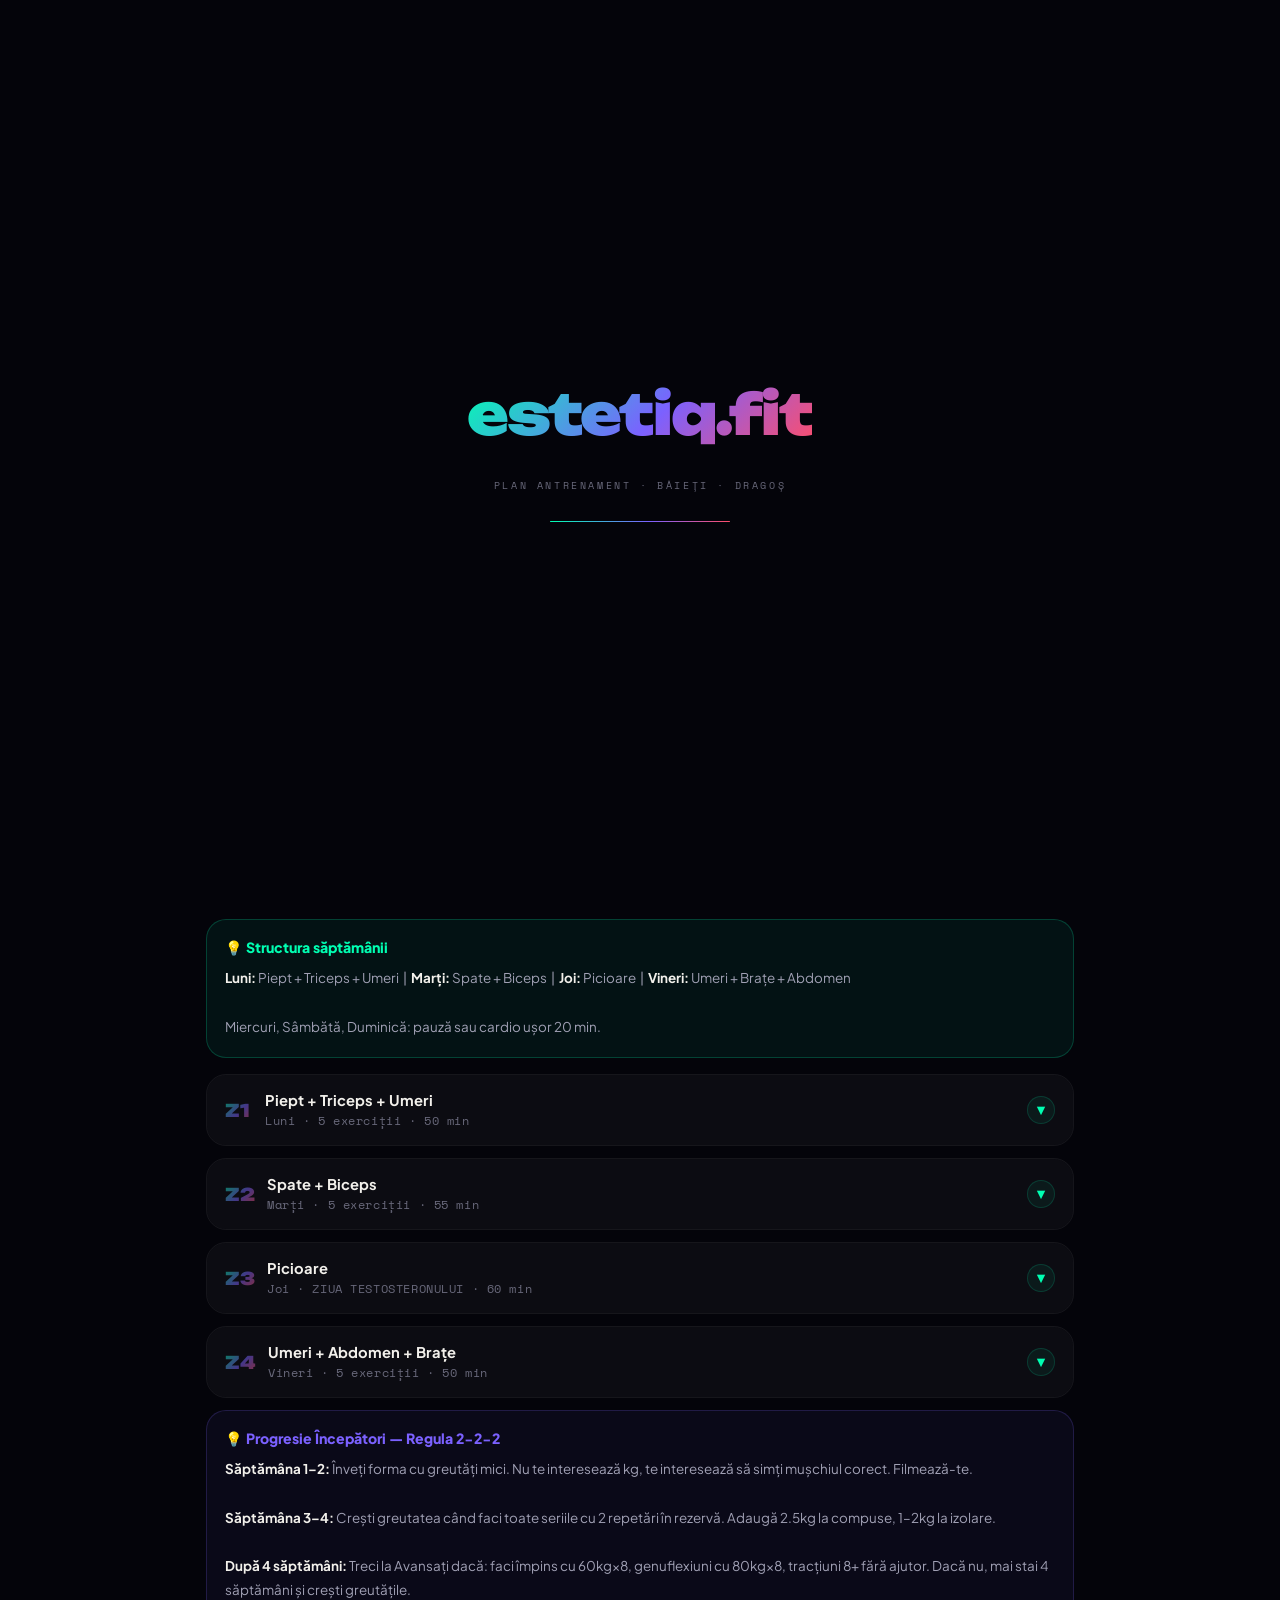
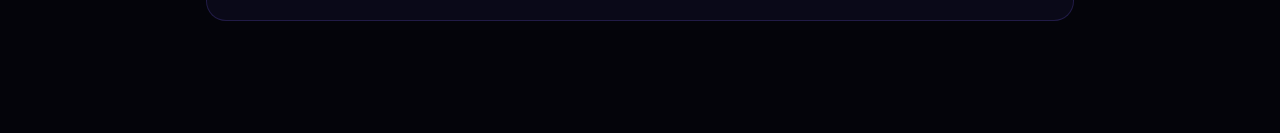
<file: EstetiqAntrenamentB.html>
<!DOCTYPE html>
<html lang="ro">
<head>
<link rel="apple-touch-icon" href="https://dododragos.neocities.org/icon.png">
<meta name="apple-mobile-web-app-capable" content="yes">
<meta name="apple-mobile-web-app-status-bar-style" content="black-translucent">
<meta name="apple-mobile-web-app-title" content="estetiq.fit">
<meta charset="UTF-8">
<meta name="viewport" content="width=device-width,initial-scale=1.0,maximum-scale=1.0,user-scalable=no,viewport-fit=cover">
<meta name="theme-color" content="#04040A">
<title>estetiq.fit — Plan Antrenament Băieți</title>
<link href="https://fonts.googleapis.com/css2?family=Unbounded:wght@400;600;700;900&family=Plus+Jakarta+Sans:wght@300;400;500;600;700;800&family=Space+Mono:wght@400;700&display=swap" rel="stylesheet">
<style>
/* ═══════════════════════════════════════
   VARS
═══════════════════════════════════════ */
:root {
  --ink:   #04040A;
  --ink2:  #08081A;
  --ink3:  #0E0E24;
  --card:  rgba(255,255,255,0.032);
  --bdr:   rgba(255,255,255,0.07);
  --bdr2:  rgba(255,255,255,0.13);
  --white: #F2F0EB;
  --muted: #68687A;
  --mid:   #A0A0B4;

  --mint:  #00FFB2;
  --volt:  #FFDD00;
  --coral: #FF4E6A;
  --violet:#7B61FF;
  --cyan:  #00E5FF;
  --green: #00E87A;

  --g-main: linear-gradient(135deg,#00FFB2 0%,#7B61FF 55%,#FF4E6A 100%);
  --g-volt: linear-gradient(110deg,#FFDD00,#00FFB2);
  --g-fire: linear-gradient(110deg,#FF4E6A,#FF8C42);
  --g-mint: linear-gradient(110deg,#00FFB2,#00E5FF);

  --r: 14px; --r2: 20px; --r3: 28px;
  --mono: 'Space Mono',monospace;
  --display: 'Unbounded',sans-serif;
  --body: 'Plus Jakarta Sans',sans-serif;
}

*,*::before,*::after{margin:0;padding:0;box-sizing:border-box;-webkit-tap-highlight-color:transparent}
html{scroll-behavior:smooth;-webkit-text-size-adjust:100%}
body{
  font-family:var(--body);
  background:var(--ink);
  color:var(--white);
  overflow-x:hidden;
  -webkit-font-smoothing:antialiased;
  padding-bottom:calc(72px + env(safe-area-inset-bottom));
}
a{-webkit-tap-highlight-color:transparent;touch-action:manipulation;}
img{display:block;max-width:100%;}

/* NOISE */
body::before{
  content:'';position:fixed;inset:0;z-index:9997;pointer-events:none;
  background-image:url("data:image/svg+xml,%3Csvg viewBox='0 0 256 256' xmlns='http://www.w3.org/2000/svg'%3E%3Cfilter id='n'%3E%3CfeTurbulence type='fractalNoise' baseFrequency='0.9' numOctaves='4' stitchTiles='stitch'/%3E%3C/filter%3E%3Crect width='100%25' height='100%25' filter='url(%23n)'/%3E%3C/svg%3E");
  opacity:.02;
}

/* ═══════════════════════════════════════
   LOADER
═══════════════════════════════════════ */
#loader{
  position:fixed;inset:0;z-index:10000;background:var(--ink);
  display:flex;flex-direction:column;align-items:center;justify-content:center;gap:28px;
  transition:opacity .7s ease,visibility .7s ease;
}
#loader.out{opacity:0;visibility:hidden;pointer-events:none;}

.ldr-logo{
  font-family:var(--display);font-size:clamp(1.8rem,7vw,3.5rem);
  font-weight:900;letter-spacing:-.04em;
  background:var(--g-main);
  -webkit-background-clip:text;-webkit-text-fill-color:transparent;background-clip:text;
  animation:ldrPop .7s cubic-bezier(.22,1,.36,1) .1s both;
}
.ldr-sub{
  font-family:var(--mono);font-size:.65rem;letter-spacing:.25em;text-transform:uppercase;
  color:var(--muted);opacity:0;animation:fadeUp .5s .5s both;
}
.ldr-bar-w{width:180px;height:1px;background:rgba(255,255,255,.07);border-radius:1px;overflow:hidden;}
.ldr-bar-f{height:100%;width:0;background:var(--g-main);animation:lBarF 2s cubic-bezier(.25,0,.1,1) .3s forwards;}
@keyframes lBarF{to{width:100%}}
@keyframes ldrPop{from{opacity:0;transform:scale(.9) translateY(16px)}to{opacity:1;transform:none}}
@keyframes fadeUp{from{opacity:0;transform:translateY(10px)}to{opacity:1;transform:translateY(0)}}

/* ═══════════════════════════════════════
   HEADER
═══════════════════════════════════════ */
#hdr{
  position:sticky;top:0;z-index:500;
  background:rgba(4,4,10,.96);
  backdrop-filter:blur(24px) saturate(1.4);
  border-bottom:1px solid var(--bdr);
  padding:14px 20px;
  padding-top:calc(14px + env(safe-area-inset-top));
}
.hdr-inner{display:flex;align-items:center;justify-content:space-between;gap:12px;max-width:900px;margin:0 auto;}
.hdr-logo{font-family:var(--display);font-size:1rem;font-weight:700;letter-spacing:-.03em;color:var(--white);}
.hdr-logo span{color:var(--mint);}
.hdr-badge{
  display:flex;align-items:center;gap:6px;
  font-family:var(--mono);font-size:.6rem;letter-spacing:.15em;text-transform:uppercase;
  background:rgba(0,255,178,.08);border:1px solid rgba(0,255,178,.2);
  color:var(--mint);padding:5px 12px;border-radius:100px;
}
.hdr-dot{width:6px;height:6px;border-radius:50%;background:var(--mint);animation:blink 1.6s infinite;}

/* ═══════════════════════════════════════
   HERO BANNER
═══════════════════════════════════════ */
.hero-banner{
  background:var(--ink2);
  border-bottom:1px solid var(--bdr);
  padding:32px 20px 24px;
  text-align:center;
  position:relative;overflow:hidden;
}
.hero-banner::before{
  content:'';position:absolute;inset:0;
  background:radial-gradient(ellipse at 50% 0%,rgba(0,255,178,.07),transparent 65%);
  pointer-events:none;
}
.hero-tag{
  display:inline-flex;align-items:center;gap:8px;
  font-family:var(--mono);font-size:.6rem;letter-spacing:.22em;text-transform:uppercase;
  color:var(--mint);margin-bottom:14px;
}
.hero-tag-line{width:18px;height:1px;background:var(--mint);opacity:.5;}
.hero-title{
  font-family:var(--display);
  font-size:clamp(1.7rem,6vw,2.8rem);
  font-weight:900;letter-spacing:-.04em;line-height:.95;
  margin-bottom:12px;
}
.hero-title .grad{
  background:var(--g-main);
  -webkit-background-clip:text;-webkit-text-fill-color:transparent;background-clip:text;
}
.hero-sub{font-size:.88rem;color:var(--mid);line-height:1.75;max-width:500px;margin:0 auto 20px;}
.hero-pills{display:flex;justify-content:center;gap:8px;flex-wrap:wrap;}
.hero-pill{
  padding:5px 14px;border-radius:100px;font-size:.72rem;font-weight:700;
  background:rgba(255,255,255,.04);border:1px solid var(--bdr2);color:var(--mid);
}

/* ═══════════════════════════════════════
   TABS
═══════════════════════════════════════ */
.tabs-wrap{
  position:sticky;top:calc(53px + env(safe-area-inset-top));z-index:400;
  background:rgba(4,4,10,.97);backdrop-filter:blur(20px);
  border-bottom:1px solid var(--bdr);
  overflow-x:auto;-webkit-overflow-scrolling:touch;
}
.tabs-wrap::-webkit-scrollbar{display:none;}
.tabs-inner{display:flex;gap:4px;padding:10px 16px;width:max-content;margin:0 auto;}
.tab{
  padding:9px 18px;border-radius:100px;
  font-family:var(--mono);font-size:.62rem;letter-spacing:.12em;text-transform:uppercase;
  font-weight:700;white-space:nowrap;cursor:pointer;
  background:transparent;border:1px solid var(--bdr2);color:var(--muted);
  transition:all .25s;
}
.tab.active{
  background:var(--mint);border-color:var(--mint);color:#000;
  box-shadow:0 0 20px rgba(0,255,178,.3);
}
.tab:active{transform:scale(.96);}

/* ═══════════════════════════════════════
   SECTIONS
═══════════════════════════════════════ */
.section{display:none;animation:secIn .35s cubic-bezier(.22,1,.36,1);}
.section.active{display:block;}
@keyframes secIn{from{opacity:0;transform:translateY(14px)}to{opacity:1;transform:none}}

.container{max-width:900px;margin:0 auto;padding:24px 16px;}

/* ═══════════════════════════════════════
   PROGRESS BOX
═══════════════════════════════════════ */
.prog-box{
  background:linear-gradient(135deg,rgba(123,97,255,.08),rgba(0,255,178,.04));
  border:1px solid rgba(123,97,255,.25);
  border-radius:var(--r3);padding:22px;margin-bottom:20px;
}
.prog-title{
  font-family:var(--display);font-size:.82rem;font-weight:700;
  letter-spacing:-.02em;color:var(--violet);margin-bottom:14px;
  display:flex;align-items:center;gap:8px;
}
.prog-body{font-size:.85rem;color:var(--mid);line-height:1.85;}
.prog-body strong{color:var(--white);}

/* ═══════════════════════════════════════
   INFO / ALERT CARDS
═══════════════════════════════════════ */
.info-card{
  border-radius:var(--r2);padding:18px;margin-bottom:16px;
}
.info-mint{background:rgba(0,255,178,.06);border:1px solid rgba(0,255,178,.2);}
.info-volt{background:rgba(255,221,0,.06);border:1px solid rgba(255,221,0,.2);}
.info-coral{background:rgba(255,78,106,.06);border:1px solid rgba(255,78,106,.2);}
.info-violet{background:rgba(123,97,255,.06);border:1px solid rgba(123,97,255,.2);}
.info-title{font-weight:800;font-size:.88rem;margin-bottom:10px;display:flex;align-items:center;gap:8px;}
.info-title.c-mint{color:var(--mint);}
.info-title.c-volt{color:var(--volt);}
.info-title.c-coral{color:var(--coral);}
.info-title.c-violet{color:var(--violet);}
.info-body{font-size:.84rem;color:var(--mid);line-height:1.8;}
.info-body strong{color:var(--white);}

/* ═══════════════════════════════════════
   ACORDEON - ZIUA
═══════════════════════════════════════ */
.acc{
  border:1px solid var(--bdr);border-radius:var(--r2);
  margin-bottom:12px;overflow:hidden;
  transition:border-color .3s;
}
.acc.open{border-color:rgba(0,255,178,.25);}
.acc-head{
  padding:16px 18px;
  display:flex;align-items:center;justify-content:space-between;gap:12px;
  cursor:pointer;background:var(--card);
  transition:background .2s;
  -webkit-user-select:none;user-select:none;
}
.acc-head:active{background:rgba(255,255,255,.04);}
.acc.open .acc-head{background:rgba(0,255,178,.04);}
.acc-head-left{display:flex;align-items:center;gap:12px;}
.acc-day-num{
  font-family:var(--display);font-size:1.1rem;font-weight:900;
  background:var(--g-main);-webkit-background-clip:text;-webkit-text-fill-color:transparent;background-clip:text;
  opacity:.5;min-width:28px;transition:opacity .3s;
}
.acc.open .acc-day-num{opacity:1;}
.acc-day-title{font-weight:700;font-size:.92rem;line-height:1.3;}
.acc-day-sub{font-size:.72rem;color:var(--muted);font-family:var(--mono);margin-top:2px;letter-spacing:.05em;}
.acc-arrow{
  width:28px;height:28px;border-radius:50%;
  background:rgba(0,255,178,.06);border:1px solid rgba(0,255,178,.15);
  display:flex;align-items:center;justify-content:center;
  color:var(--mint);font-size:.7rem;flex-shrink:0;
  transition:transform .3s,background .3s;
}
.acc.open .acc-arrow{transform:rotate(180deg);background:rgba(0,255,178,.15);}
.acc-body{max-height:0;overflow:hidden;transition:max-height .45s cubic-bezier(.4,0,.2,1);}
.acc.open .acc-body{max-height:9999px;}
.acc-content{padding:4px 16px 20px;}

/* ═══════════════════════════════════════
   EXERCITIU CARD
═══════════════════════════════════════ */
.ex{
  background:rgba(0,0,0,.25);
  border-left:3px solid rgba(0,255,178,.35);
  border-radius:0 var(--r) var(--r) 0;
  padding:16px;margin-bottom:12px;
}
.ex:last-child{margin-bottom:0;}
.ex-name{
  font-weight:800;font-size:.95rem;margin-bottom:8px;
  display:flex;align-items:flex-start;gap:8px;flex-wrap:wrap;
}
.ex-badge{
  font-size:.58rem;padding:2px 8px;border-radius:100px;
  font-weight:900;letter-spacing:.06em;text-transform:uppercase;flex-shrink:0;margin-top:2px;
}
.badge-compound{background:var(--violet);color:#fff;}
.badge-iso{background:rgba(0,255,178,.15);border:1px solid rgba(0,255,178,.3);color:var(--mint);}
.badge-super{background:rgba(255,78,106,.15);border:1px solid rgba(255,78,106,.3);color:var(--coral);}

.ex-sets{
  font-family:var(--mono);font-size:.68rem;letter-spacing:.08em;
  color:var(--muted);margin-bottom:10px;
}

.ex-row{
  font-size:.83rem;line-height:1.75;
  border-radius:var(--r);padding:10px 14px;margin-bottom:8px;
}
.ex-row:last-child{margin-bottom:0;}
.ex-row-label{
  font-family:var(--mono);font-size:.58rem;letter-spacing:.18em;
  text-transform:uppercase;font-weight:700;margin-bottom:4px;
}

.row-weight{background:rgba(255,221,0,.07);border:1px solid rgba(255,221,0,.18);}
.row-weight .ex-row-label{color:var(--volt);}

.row-exec{background:rgba(0,255,178,.05);border:1px solid rgba(0,255,178,.15);}
.row-exec .ex-row-label{color:var(--mint);}

.row-why{background:rgba(0,229,255,.05);border:1px solid rgba(0,229,255,.15);}
.row-why .ex-row-label{color:var(--cyan);}

/* ═══════════════════════════════════════
   TESTO CARDS
═══════════════════════════════════════ */
.testo-card{
  background:linear-gradient(135deg,rgba(255,221,0,.06),transparent);
  border:1px solid rgba(255,221,0,.2);
  border-radius:var(--r2);padding:18px;margin-bottom:12px;
}
.testo-title{
  font-weight:900;font-size:.9rem;color:var(--volt);
  margin-bottom:10px;display:flex;align-items:flex-start;gap:8px;
}
.testo-body{font-size:.84rem;color:var(--mid);line-height:1.82;}
.testo-body strong{color:var(--white);}

/* ═══════════════════════════════════════
   SECTION HEADER
═══════════════════════════════════════ */
.sec-hdr{margin-bottom:20px;}
.sec-tag{
  display:inline-flex;align-items:center;gap:8px;
  font-family:var(--mono);font-size:.6rem;letter-spacing:.25em;text-transform:uppercase;
  color:var(--mint);margin-bottom:10px;
}
.sec-tag-line{width:16px;height:1px;background:var(--mint);opacity:.5;}
.sec-title{
  font-family:var(--display);font-size:clamp(1.5rem,5vw,2.2rem);
  font-weight:700;letter-spacing:-.04em;line-height:1;
}
.sec-title .g{
  background:var(--g-main);
  -webkit-background-clip:text;-webkit-text-fill-color:transparent;background-clip:text;
}

/* ═══════════════════════════════════════
   PROTOCOL BOX (testo zilnic)
═══════════════════════════════════════ */
.protocol-box{
  background:linear-gradient(135deg,rgba(255,78,106,.07),rgba(123,97,255,.05));
  border:1px solid rgba(255,78,106,.25);
  border-radius:var(--r3);padding:22px;margin:20px 0;
}
.protocol-title{
  font-family:var(--display);font-size:.85rem;font-weight:700;
  color:var(--coral);margin-bottom:16px;
  display:flex;align-items:center;gap:8px;
}
.protocol-body{font-size:.84rem;color:var(--mid);line-height:1.9;}
.protocol-body strong{color:var(--white);}
.protocol-body br{margin-bottom:4px;}

/* ═══════════════════════════════════════
   CONTACT BAR (bottom fixed)
═══════════════════════════════════════ */
#contact-bar{
  position:fixed;bottom:0;left:0;right:0;z-index:500;
  background:rgba(4,4,10,.97);backdrop-filter:blur(24px);
  border-top:1px solid var(--bdr);
  padding:10px 16px;
  padding-bottom:calc(10px + env(safe-area-inset-bottom));
  display:flex;gap:10px;
}
.c-btn{
  flex:1;padding:12px;border-radius:12px;
  font-family:var(--body);font-weight:800;font-size:.88rem;
  text-decoration:none;text-align:center;transition:all .2s;
  border:none;cursor:pointer;
}
.c-btn:active{transform:scale(.96);}
.c-wa{background:linear-gradient(135deg,#25D366,#128C7E);color:#fff;}
.c-ig{background:linear-gradient(135deg,#E1306C,#C13584);color:#fff;}

/* ═══════════════════════════════════════
   SCROLLBAR
═══════════════════════════════════════ */
::-webkit-scrollbar{width:3px;}
::-webkit-scrollbar-track{background:var(--ink);}
::-webkit-scrollbar-thumb{background:var(--mint);border-radius:2px;}

/* ═══════════════════════════════════════
   ANIM HELPERS
═══════════════════════════════════════ */
@keyframes blink{0%,100%{opacity:1}50%{opacity:.2}}
.reveal{opacity:0;transform:translateY(20px);transition:opacity .6s,transform .6s;}
.reveal.visible{opacity:1;transform:none;}

/* Spacer between groups */
.gap{height:20px;}
.gap-lg{height:32px;}
</style>
</head>
<body>

<!-- LOADER -->
<div id="loader">
  <div class="ldr-logo">estetiq<span style="color:var(--mint)">.</span>fit</div>
  <div class="ldr-sub">Plan Antrenament · Băieți · Dragoș</div>
  <div class="ldr-bar-w"><div class="ldr-bar-f"></div></div>
</div>

<!-- HEADER -->
<header id="hdr">
  <div class="hdr-inner">
    <div class="hdr-logo">estetiq<span>.</span>fit</div>
    <div class="hdr-badge">
      <div class="hdr-dot"></div>
      Plan activ
    </div>
  </div>
</header>

<!-- HERO BANNER -->
<div class="hero-banner">
  <div class="hero-tag"><div class="hero-tag-line"></div>Dragoș · 2026<div class="hero-tag-line"></div></div>
  <h1 class="hero-title">
    Plan <span class="grad">Antrenament</span><br>Băieți
  </h1>
  <p class="hero-sub">Exerciții, greutăți, execuție, progresie. Tot ce trebuie să știi ca să crești. Fără ghicit, fără pierdut timpul.</p>
  <div class="hero-pills">
    <div class="hero-pill">🏋️ Sală</div>
    <div class="hero-pill">📈 PPL 5 zile</div>
    <div class="hero-pill">⚡ 45-75 min</div>
    <div class="hero-pill">🔥 Testosteron</div>
  </div>
</div>

<!-- TABS -->
<div class="tabs-wrap">
  <div class="tabs-inner">
    <button class="tab active" onclick="switchTab('inc',this)">👦 Începători</button>
    <button class="tab" onclick="switchTab('av',this)">💪 Avansați</button>
    <button class="tab" onclick="switchTab('testo',this)">🔥 Testosteron</button>
  </div>
</div>

<!-- ═══════════════════════════════════════
     SECȚIUNEA ÎNCEPĂTORI
═══════════════════════════════════════ -->
<div id="inc" class="section active">
<div class="container">

<div class="sec-hdr reveal">
  <div class="sec-tag"><div class="sec-tag-line"></div>Începători</div>
  <div class="sec-title">4 zile/săpt.<br><span class="g">50–60 min.</span></div>
</div>

<div class="prog-box reveal">
  <div class="prog-title">🎯 Cum alegi greutatea — Regula de Aur</div>
  <div class="prog-body">
    <strong>Prima dată la sală:</strong> Începi cu bara goală 20kg la compuse. La gantere începi cu 4–6kg. Faci 10 repetări. Dacă e ușor, pui +2.5kg. Dacă e greu, scazi.<br><br>
    <strong>Greutatea corectă:</strong> Ultimele 2 repetări trebuie să ardă și să fie lente, dar le faci cu formă perfectă. Dacă te balansezi sau trișezi = prea greu.<br><br>
    <strong>Când crești:</strong> Când faci toate seriile cu 2 repetări în rezervă, data viitoare adaugă 2.5kg la compuse, 1kg la izolare. Notezi în telefon după fiecare antrenament.<br><br>
    <strong>Progresie:</strong> Săpt. 1–2 înveți forma. Săpt. 3–4 crești greutatea săptămânal. Dacă stagnezi 2 săptămâni, mănânci mai mult sau dormi mai mult.
  </div>
</div>

<div class="info-card info-mint reveal">
  <div class="info-title c-mint">💡 Structura săptămânii</div>
  <div class="info-body">
    <strong>Luni:</strong> Piept + Triceps + Umeri &nbsp;|&nbsp;
    <strong>Marți:</strong> Spate + Biceps &nbsp;|&nbsp;
    <strong>Joi:</strong> Picioare &nbsp;|&nbsp;
    <strong>Vineri:</strong> Umeri + Brațe + Abdomen<br><br>
    Miercuri, Sâmbătă, Duminică: pauză sau cardio ușor 20 min.
  </div>
</div>

<!-- ZIUA 1 -->
<div class="acc reveal" id="acc-i1">
  <div class="acc-head" onclick="toggleAcc('acc-i1')">
    <div class="acc-head-left">
      <div class="acc-day-num">Z1</div>
      <div>
        <div class="acc-day-title">Piept + Triceps + Umeri</div>
        <div class="acc-day-sub">Luni · 5 exerciții · 50 min</div>
      </div>
    </div>
    <div class="acc-arrow">▼</div>
  </div>
  <div class="acc-body"><div class="acc-content">

    <div class="ex">
      <div class="ex-name">1. Împins cu bara — bancă orizontală <span class="ex-badge badge-compound">COMPOUND</span></div>
      <div class="ex-sets">4 serii × 8–10 rep · Pauză 90 sec</div>
      <div class="ex-row row-weight">
        <div class="ex-row-label">⚖️ Greutate</div>
        Începi cu bara goală 20kg. Dacă faci 10 ușor, pui 25kg. Greutatea ideală: la rep 8–9 simți că mai ai 2 în tine, la rep 10 ești la limită dar cu formă bună.
      </div>
      <div class="ex-row row-exec">
        <div class="ex-row-label">💡 Execuție</div>
        Omoplații lipiți și în jos, ca și cum ai vrea să rupi banca. Picioarele înfipte în sol, fundul pe bancă. Cobori 2 secunde controlat la piept inferior, atingi ușor, împingi exploziv. Bara se mișcă în linie dreaptă.
      </div>
      <div class="ex-row row-why">
        <div class="ex-row-label">🔥 De ce</div>
        Regele pt piept. Lucrează pieptul 60%, tricepsul 25%, umerii față 15%. Când împingi greu, corpul eliberează testosteron să repare și să crească mușchii. De aia după piept te simți bărbat.
      </div>
    </div>

    <div class="ex">
      <div class="ex-name">2. Împins cu gantere — înclinat 30°</div>
      <div class="ex-sets">3 serii × 10–12 rep · Pauză 75 sec</div>
      <div class="ex-row row-weight">
        <div class="ex-row-label">⚖️ Greutate</div>
        Ia 60% din ce împingi cu bara. Ex: dacă faci 60kg cu bara = 15–17.5kg fiecare ganteră. Dacă poți face 15 ușor, data viitoare +2.5kg.
      </div>
      <div class="ex-row row-exec">
        <div class="ex-row-label">💡 Execuție</div>
        Înclinat 30 grade, nu 45. Cobori până simți întinderea în piept, nu până la umăr. Sus nu atingi ganterele, lași 5cm între ele. Ții tensiunea pe piept tot timpul.
      </div>
      <div class="ex-row row-why">
        <div class="ex-row-label">🔥 De ce</div>
        Partea de sus a pieptului = forma de "V" când porți tricou. Gantere = fiecare parte lucrează separat, corectează dacă ai un piept mai mic.
      </div>
    </div>

    <div class="ex">
      <div class="ex-name">3. Fluturări la cabluri / Pec-Deck <span class="ex-badge badge-iso">IZOLARE</span></div>
      <div class="ex-sets">3 serii × 12–15 rep · Pauză 60 sec</div>
      <div class="ex-row row-weight">
        <div class="ex-row-label">⚖️ Greutate</div>
        Ușoară. Aici nu contează kg, contează să simți pieptul. Începe cu 10–15kg la cabluri. Dacă nu simți pieptul, scade greutatea.
      </div>
      <div class="ex-row row-exec">
        <div class="ex-row-label">💡 Execuție</div>
        Coatele puțin îndoite, fixe. Îmbrățișezi un butoi mare. Strângi pieptul 1 secundă la mijloc ca și cum ai vrea să spargi o nucă între pectorali.
      </div>
      <div class="ex-row row-why">
        <div class="ex-row-label">🔥 De ce</div>
        Izolare pură. Pompare maximă = sânge + nutrienți în mușchi = recuperare rapidă. Nu construiește masă ca împinsul, dar dă forma și detaliile.
      </div>
    </div>

    <div class="ex">
      <div class="ex-name">4. Împins militar cu gantere — din șezut</div>
      <div class="ex-sets">3 serii × 10–12 rep · Pauză 75 sec</div>
      <div class="ex-row row-weight">
        <div class="ex-row-label">⚖️ Greutate</div>
        Începe cu 8–10kg fiecare. Dacă faci 15, pui 12.5kg. Umerii obosesc repede, nu te rușina de greutăți mici.
      </div>
      <div class="ex-row row-exec">
        <div class="ex-row-label">💡 Execuție</div>
        Spate drept lipit de bancă. Cobori până coatele la 90 grade, nu mai jos. Împingi drept în sus, nu atingi ganterele.
      </div>
      <div class="ex-row row-why">
        <div class="ex-row-label">🔥 De ce</div>
        Umeri largi = talie subțire vizual. Raportul umeri-talie e primul lucru care se vede. Umerii fac diferența între "ok" și "wow".
      </div>
    </div>

    <div class="ex">
      <div class="ex-name">5. Extensii triceps la helcometru — sfoară <span class="ex-badge badge-iso">IZOLARE</span></div>
      <div class="ex-sets">3 serii × 12–15 rep · Pauză 60 sec</div>
      <div class="ex-row row-weight">
        <div class="ex-row-label">⚖️ Greutate</div>
        15–20kg la început. Tricepsul obosește repede. Dacă te balansezi, scade.
      </div>
      <div class="ex-row row-exec">
        <div class="ex-row-label">💡 Execuție</div>
        Coatele lipite de coaste, fixe. Doar antebrațul se mișcă. Jos desfaci sfoara și strângi tricepsul 1 secundă. Sus nu lași să tragă greutatea, controlezi.
      </div>
      <div class="ex-row row-why">
        <div class="ex-row-label">🔥 De ce</div>
        Tricepsul = 70% din braț. Bicepsul e doar pt poze. Vrei brațe mari? Lucrează tricepsul. Sfoara lovește toate cele 3 capete.
      </div>
    </div>

  </div></div>
</div>

<!-- ZIUA 2 -->
<div class="acc reveal" id="acc-i2">
  <div class="acc-head" onclick="toggleAcc('acc-i2')">
    <div class="acc-head-left">
      <div class="acc-day-num">Z2</div>
      <div>
        <div class="acc-day-title">Spate + Biceps</div>
        <div class="acc-day-sub">Marți · 5 exerciții · 55 min</div>
      </div>
    </div>
    <div class="acc-arrow">▼</div>
  </div>
  <div class="acc-body"><div class="acc-content">

    <div class="ex">
      <div class="ex-name">1. Tracțiuni la helcometru — priză largă <span class="ex-badge badge-compound">COMPOUND</span></div>
      <div class="ex-sets">4 serii × 8–10 rep · Pauză 90 sec</div>
      <div class="ex-row row-weight">
        <div class="ex-row-label">⚖️ Greutate</div>
        Începe cu o greutate unde faci 12 greu. Ex: 40–50kg. Dacă faci 15, pui +5kg. Obiectiv: să ajungi să faci cu greutatea corpului.
      </div>
      <div class="ex-row row-exec">
        <div class="ex-row-label">💡 Execuție</div>
        Prinde bara mai lat ca umerii. Tragi coatele în jos și în spate, nu bara la gât. Pieptul în față, tragi la piept superior. Gândește-te că vrei să bagi coatele în buzunarele din spate.
      </div>
      <div class="ex-row row-why">
        <div class="ex-row-label">🔥 De ce</div>
        Lățimea spatelui. V-taper. Spate lat + talie îngustă = fizic de invidiat. Lucrează latissimus, rotunzi, trapez inferior. Plus: eliberează testosteron pt că e mușchi mare.
      </div>
    </div>

    <div class="ex">
      <div class="ex-name">2. Ramat cu bara — aplecat</div>
      <div class="ex-sets">4 serii × 8–10 rep · Pauză 90 sec</div>
      <div class="ex-row row-weight">
        <div class="ex-row-label">⚖️ Greutate</div>
        Începe cu 30–40kg total. Mai puțin ca la împins. Spatele trebuie să țină, nu doar brațele.
      </div>
      <div class="ex-row row-exec">
        <div class="ex-row-label">💡 Execuție</div>
        Picioarele la lățimea umerilor, genunchii puțin îndoiți, spatele drept 45 grade. Tragi bara la buric/ombilic, strângi omoplații 1 secundă. Cobori controlat 2 secunde.
      </div>
      <div class="ex-row row-why">
        <div class="ex-row-label">🔥 De ce</div>
        Grosimea spatelui. Spate gros din lateral = arăți puternic în tricou, nu doar lat din față. Lucrează romboizii, trapez mijlociu, erectori. Postură de bărbat.
      </div>
    </div>

    <div class="ex">
      <div class="ex-name">3. Ramat la helcometru — priză îngustă V</div>
      <div class="ex-sets">3 serii × 10–12 rep · Pauză 75 sec</div>
      <div class="ex-row row-weight">
        <div class="ex-row-label">⚖️ Greutate</div>
        35–45kg la început. Mai ușoară ca bara pt că e izolare.
      </div>
      <div class="ex-row row-exec">
        <div class="ex-row-label">💡 Execuție</div>
        Stai drept, tragi la stomac inferior. Coatele pe lângă corp, nu în lateral. Pieptul în față tot timpul.
      </div>
      <div class="ex-row row-why">
        <div class="ex-row-label">🔥 De ce</div>
        Partea de mijloc-jos a spatelui. Densitate și grosime. Detalii care fac diferența.
      </div>
    </div>

    <div class="ex">
      <div class="ex-name">4. Flexii biceps cu bara Z <span class="ex-badge badge-iso">IZOLARE</span></div>
      <div class="ex-sets">3 serii × 10–12 rep · Pauză 60 sec</div>
      <div class="ex-row row-weight">
        <div class="ex-row-label">⚖️ Greutate</div>
        Bara Z goală 10kg + 5kg fiecare parte = 20kg total la început. Dacă faci 15, pui +2.5kg.
      </div>
      <div class="ex-row row-exec">
        <div class="ex-row-label">💡 Execuție</div>
        Coatele lipite de corp, fixe. Nu le miști în față. Ridici 1 secundă, ții 1 secundă sus strâns, cobori 3 secunde lent. Nu te balansa.
      </div>
      <div class="ex-row row-why">
        <div class="ex-row-label">🔥 De ce</div>
        Bicepsul clasic. Bara Z e mai blândă cu încheieturile vs bara dreaptă. Coborârea lentă 3 secunde = mai mult stres = mai multă creștere.
      </div>
    </div>

    <div class="ex">
      <div class="ex-name">5. Flexii ciocan cu gantere — alternat <span class="ex-badge badge-iso">IZOLARE</span></div>
      <div class="ex-sets">3 serii × 12–15 pe braț · Pauză 60 sec</div>
      <div class="ex-row row-weight">
        <div class="ex-row-label">⚖️ Greutate</div>
        6–8kg fiecare la început. Mai ușor ca bara Z pt că e un braț odată.
      </div>
      <div class="ex-row row-exec">
        <div class="ex-row-label">💡 Execuție</div>
        Palma spre corp tot timpul, ca și cum ai ține ciocane. Ridici alternat, când una coboară, cealaltă urcă. Strângi 1 secundă sus.
      </div>
      <div class="ex-row row-why">
        <div class="ex-row-label">🔥 De ce</div>
        Brahialul = mușchiul de sub biceps care îl împinge în afară. Plus brahioradialul din antebraț. Rezultat: braț gros din lateral și antebrațe vânate.
      </div>
    </div>

  </div></div>
</div>

<!-- ZIUA 3 -->
<div class="acc reveal" id="acc-i3">
  <div class="acc-head" onclick="toggleAcc('acc-i3')">
    <div class="acc-head-left">
      <div class="acc-day-num">Z3</div>
      <div>
        <div class="acc-day-title">Picioare</div>
        <div class="acc-day-sub">Joi · ZIUA TESTOSTERONULUI · 60 min</div>
      </div>
    </div>
    <div class="acc-arrow">▼</div>
  </div>
  <div class="acc-body"><div class="acc-content">

    <div class="info-card info-coral" style="margin-bottom:14px;">
      <div class="info-title c-coral">🔥 Ziua care contează cel mai mult</div>
      <div class="info-body">Genuflexiunile = cel mai anabolic exercițiu din univers. Sari peste picioare = sari peste testosteron = sari peste rezultate. Nu există scuză.</div>
    </div>

    <div class="ex">
      <div class="ex-name">1. Genuflexiuni cu bara — la ceafă <span class="ex-badge badge-compound">COMPOUND</span></div>
      <div class="ex-sets">4 serii × 8–10 rep · Pauză 2 minute</div>
      <div class="ex-row row-weight">
        <div class="ex-row-label">⚖️ Greutate</div>
        Începi cu bara goală 20kg să înveți forma PERFECT. Adaugă 5kg pe săptămână dacă forma e bună. După 1 lună ar trebui să fii la 40–50kg. Nu te grăbi, genuflexiunile greșite = genunchi/spate distrus.
      </div>
      <div class="ex-row row-exec">
        <div class="ex-row-label">💡 Execuție detaliată</div>
        Bara pe trapez, nu pe gât. Picioarele la lățimea umerilor, vârfurile 15–30 grade în afară. Piept în față, privirea înainte. Coboară ca și cum te-ai așeza pe scaun, fesele în spate. Coboară până coapsele paralele cu solul sau puțin sub. Călcâiele lipite de sol mereu. Împingi prin călcâie și mijlocul tălpii, nu prin vârfuri.
      </div>
      <div class="ex-row row-why">
        <div class="ex-row-label">🔥 De ce</div>
        CEL MAI ANABOLIC EXERCIȚIU. Lucrezi 200+ mușchi: cvadriceps, fese, femurali, gambe, spate inferior, abdomen. Corpul eliberează testosteron +15–30% și hormon de creștere +18% pt 48h după. Nu există scuză să sari.
      </div>
    </div>

    <div class="ex">
      <div class="ex-name">2. Presă pentru picioare</div>
      <div class="ex-sets">4 serii × 10–12 rep · Pauză 90 sec</div>
      <div class="ex-row row-weight">
        <div class="ex-row-label">⚖️ Greutate</div>
        Începe cu 60–80kg total. Poți pune mult mai mult ca la genuflexiuni pt că e mai sigur. Adaugă 10kg pe săptămână dacă faci 12 ușor.
      </div>
      <div class="ex-row row-exec">
        <div class="ex-row-label">💡 Execuție</div>
        Spatele lipit de pad, picioarele la mijlocul plăcii la lățimea umerilor. Coboară controlat până genunchii la 90 grade. Împingi prin călcâie. NU bloca genunchii sus niciodată, lași 5 grade îndoiți.
      </div>
      <div class="ex-row row-why">
        <div class="ex-row-label">🔥 De ce</div>
        Volum pt cvadriceps fără să încarci coloana după genuflexiuni. Poți pune 200kg+ și să crești picioarele în siguranță.
      </div>
    </div>

    <div class="ex">
      <div class="ex-name">3. Îndreptări românești cu gantere</div>
      <div class="ex-sets">3 serii × 10–12 rep · Pauză 90 sec</div>
      <div class="ex-row row-weight">
        <div class="ex-row-label">⚖️ Greutate</div>
        10–15kg fiecare ganteră la început. Mai ușor ca genuflexiunile pt că e izolare femurali/fese.
      </div>
      <div class="ex-row row-exec">
        <div class="ex-row-label">💡 Execuție</div>
        Picioarele la lățimea umerilor, genunchii puțin îndoiți și FIXE. Împingi fesele în spate maxim, spatele drept, ganterele alunecă pe coapse. Coboară până simți întinderea puternică în spatele piciorului. Ridici strângând fesele.
      </div>
      <div class="ex-row row-why">
        <div class="ex-row-label">🔥 De ce</div>
        Femurali + fese + spate inferior = lanțul posterior. Putere, postură, previne durerile de spate de la stat la birou. Fese tari = femeile observă 100%.
      </div>
    </div>

    <div class="ex">
      <div class="ex-name">4. Fandări mergând cu gantere</div>
      <div class="ex-sets">3 serii × 10 pași pe picior · Pauză 75 sec</div>
      <div class="ex-row row-weight">
        <div class="ex-row-label">⚖️ Greutate</div>
        6–8kg fiecare ganteră. Mai ușor ca crezi pt că e unilateral și obosești repede.
      </div>
      <div class="ex-row row-exec">
        <div class="ex-row-label">💡 Execuție</div>
        Pas lung în față, cobori drept în jos până genunchiul din spate aproape atinge solul. Genunchiul din față nu trece de vârf. Corpul drept, nu te apleci. Împingi prin călcâiul din față să revii.
      </div>
      <div class="ex-row row-why">
        <div class="ex-row-label">🔥 De ce</div>
        Lucrează fiecare picior separat = corectează dezechilibre. Fese + cvadriceps + echilibru + coordonare + cardio. Arde rău, dar face picioare simetrice.
      </div>
    </div>

    <div class="ex">
      <div class="ex-name">5. Ridicări pe vârfuri — gambe la aparat/presă <span class="ex-badge badge-iso">IZOLARE</span></div>
      <div class="ex-sets">4 serii × 15–20 rep · Pauză 45 sec</div>
      <div class="ex-row row-weight">
        <div class="ex-row-label">⚖️ Greutate</div>
        Greu. Gambele sunt rezistente. Începe cu greutatea corpului + 20kg. Dacă faci 25, pui +10kg.
      </div>
      <div class="ex-row row-exec">
        <div class="ex-row-label">💡 Execuție</div>
        Amplitudine COMPLETĂ. Coboară cât de jos poți, simți întinderea. Urcă cât de sus poți pe vârfuri, ții 2 secunde strâns. Lent, controlat. Nu sări.
      </div>
      <div class="ex-row row-why">
        <div class="ex-row-label">🔥 De ce</div>
        Gambele se văd tot anul la pantaloni scurți, la plajă, la piscină. Gambe mici cu corp mare = arăți disproporționat și neantrenat. Gambele cresc greu, trebuie volum + frecvență + ținere în contracție.
      </div>
    </div>

  </div></div>
</div>

<!-- ZIUA 4 -->
<div class="acc reveal" id="acc-i4">
  <div class="acc-head" onclick="toggleAcc('acc-i4')">
    <div class="acc-head-left">
      <div class="acc-day-num">Z4</div>
      <div>
        <div class="acc-day-title">Umeri + Abdomen + Brațe</div>
        <div class="acc-day-sub">Vineri · 5 exerciții · 50 min</div>
      </div>
    </div>
    <div class="acc-arrow">▼</div>
  </div>
  <div class="acc-body"><div class="acc-content">

    <div class="ex">
      <div class="ex-name">1. Ridicări laterale cu gantere <span class="ex-badge badge-iso">IZOLARE</span></div>
      <div class="ex-sets">4 serii × 12–15 rep · Pauză 60 sec</div>
      <div class="ex-row row-weight">
        <div class="ex-row-label">⚖️ Greutate</div>
        4–6kg fiecare la început. Umerii obosesc repede. Dacă te balansezi, e prea greu. Mai bine 4kg corect ca 8kg trișat.
      </div>
      <div class="ex-row row-exec">
        <div class="ex-row-label">💡 Execuție</div>
        Brațele puțin îndoite 10–15 grade, fixe. Ridici lateral până la nivelul umerilor, nu mai sus. Coatele conduc mișcarea, nu mâinile. Imaginează-ți că torni apă din căni. Cobori lent 3 secunde.
      </div>
      <div class="ex-row row-why">
        <div class="ex-row-label">🔥 De ce</div>
        Capul lateral al umărului = lățime. Umeri largi = talie subțire vizual. Raportul umeri-talie e primul lucru care se vede la plajă.
      </div>
    </div>

    <div class="ex">
      <div class="ex-name">2. Fluturări inverse la pec-deck / Cabluri</div>
      <div class="ex-sets">3 serii × 15 rep · Pauză 60 sec</div>
      <div class="ex-row row-weight">
        <div class="ex-row-label">⚖️ Greutate</div>
        15–20kg la aparat. Ușor. Aici contează contracția, nu kg.
      </div>
      <div class="ex-row row-exec">
        <div class="ex-row-label">💡 Execuție</div>
        Piept lipit de pad, brațele întinse în față. Desfaci în lateral ca și cum ai vrea să îmbrățișezi pe cineva la spate. Strângi omoplații 2 secunde. Controlezi revenirea.
      </div>
      <div class="ex-row row-why">
        <div class="ex-row-label">🔥 De ce</div>
        Spatele umerilor = postură dreaptă + umeri 3D rotunzi din lateral. Corectează postura de la stat la birou/telefon. Fără ăsta ai umeri căzuți în față.
      </div>
    </div>

    <div class="ex">
      <div class="ex-name">3. Superset: Flexii biceps + Extensii triceps sfoară <span class="ex-badge badge-super">SUPERSET</span></div>
      <div class="ex-sets">3 serii × 12 + 15 rep · Pauză 75 sec după ambele</div>
      <div class="ex-row row-weight">
        <div class="ex-row-label">⚖️ Greutate</div>
        Biceps: 8–10kg | Triceps: 15–20kg. Faci biceps, IMEDIAT triceps fără pauză, apoi pauza de 75 sec.
      </div>
      <div class="ex-row row-exec">
        <div class="ex-row-label">💡 Execuție</div>
        Faci biceps 12 rep, imediat triceps 15 rep, apoi pauză. Pompare maximă. Brațele se umflă de nu-ți mai încap în tricou.
      </div>
      <div class="ex-row row-why">
        <div class="ex-row-label">🔥 De ce</div>
        Brațe în 10 minute. Superseturile = timp sub tensiune mare + pompare + ardere. Eficient când n-ai timp.
      </div>
    </div>

    <div class="ex">
      <div class="ex-name">4. Plank</div>
      <div class="ex-sets">3 serii × 45–60 sec · Pauză 60 sec</div>
      <div class="ex-row row-weight">
        <div class="ex-row-label">⚖️ Greutate</div>
        Corpul tău. Când faci 60 sec ușor, pui disc de 5kg pe spate.
      </div>
      <div class="ex-row row-exec">
        <div class="ex-row-label">💡 Execuție</div>
        Coatele sub umeri, corpul drept ca o scândură de la cap la călcâie. Strângi abdomenul ca și cum te-ar lovi cineva, strângi fesele. Respiri normal.
      </div>
      <div class="ex-row row-why">
        <div class="ex-row-label">🔥 De ce</div>
        Mai multă forță la toate exercițiile, fără dureri de spate, abdomen plat și tare. Plank-ul ține pătrățelele încordate și vizibile.
      </div>
    </div>

    <div class="ex">
      <div class="ex-name">5. Ridicări picioare din atârnat / La sol <span class="ex-badge badge-iso">IZOLARE</span></div>
      <div class="ex-sets">3 serii × 15–20 rep · Pauză 60 sec</div>
      <div class="ex-row row-weight">
        <div class="ex-row-label">⚖️ Greutate</div>
        Corpul tău. Când faci 20 ușor, ții ganteră de 2kg între glezne.
      </div>
      <div class="ex-row row-exec">
        <div class="ex-row-label">💡 Execuție</div>
        Atârnat de bară: ridici picioarele drepte sau îndoite la 90 grade până la orizontală. Nu te balansa. Coboară lent 3 secunde. La sol: mâinile sub fund, ridici picioarele drepte, cobori fără să atingi solul.
      </div>
      <div class="ex-row row-why">
        <div class="ex-row-label">🔥 De ce</div>
        Partea de jos a abdomenului — cea mai grea de definit și prima care se acoperă cu grăsime. Ăsta e exercițiul care o lovește direct.
      </div>
    </div>

  </div></div>
</div>

<div class="info-card info-violet reveal">
  <div class="info-title c-violet">💡 Progresie Începători — Regula 2-2-2</div>
  <div class="info-body">
    <strong>Săptămâna 1–2:</strong> Înveți forma cu greutăți mici. Nu te interesează kg, te interesează să simți mușchiul corect. Filmează-te.<br><br>
    <strong>Săptămâna 3–4:</strong> Crești greutatea când faci toate seriile cu 2 repetări în rezervă. Adaugă 2.5kg la compuse, 1–2kg la izolare.<br><br>
    <strong>După 4 săptămâni:</strong> Treci la Avansați dacă: faci împins cu 60kg×8, genuflexiuni cu 80kg×8, tracțiuni 8+ fără ajutor. Dacă nu, mai stai 4 săptămâni și crești greutățile.
  </div>
</div>

</div>
</div>

<!-- ═══════════════════════════════════════
     SECȚIUNEA AVANSAȚI
═══════════════════════════════════════ -->
<div id="av" class="section">
<div class="container">

<div class="sec-hdr reveal">
  <div class="sec-tag"><div class="sec-tag-line"></div>Avansați</div>
  <div class="sec-title">5 zile/săpt.<br><span class="g">Push · Pull · Legs</span></div>
</div>

<div class="info-card info-coral reveal">
  <div class="info-title c-coral">⚡ Condiții minime pentru planul avansat</div>
  <div class="info-body">
    Minim 1 an de sală și ridici: <strong>Împins 80kg×5 · Genuflexiuni 100kg×5 · Îndreptări 120kg×5 · Tracțiuni 8+ fără ajutor.</strong> Dacă nu, mai stai 2–3 luni la începători și crești greutățile.
  </div>
</div>

<div class="prog-box reveal">
  <div class="prog-title">🎯 Protocol Avansat — RPE + Progresie Dublă</div>
  <div class="prog-body">
    <strong>RPE — Rate of Perceived Exertion:</strong> RPE 7 = mai ai 3 rep în tine. RPE 8 = mai ai 2. RPE 9 = mai ai 1. RPE 10 = eșec.<br><br>
    <strong>Compuse (5×5, 4×8):</strong> Lucrezi la RPE 8–9. Ultima serie trebuie să fie luptă, dar cu formă perfectă. Dacă faci toate seriile RPE 7, data viitoare +2.5kg.<br><br>
    <strong>Izolare (3×12–15):</strong> Lucrezi la RPE 9–10. Ultimele 2–3 repetări ard și sunt lente.<br><br>
    <strong>Progresie Dublă:</strong> Întâi crești repetările. Ex: 8-8-8-7 → 8-8-8-8 → adaugă +2.5kg → revii la 8-8-8-7.<br><br>
    <strong>Deload:</strong> La fiecare 6–8 săptămâni, faci 1 săptămână cu 50% din greutate și 50% din volum. Corpul se recuperează, revii mai puternic.
  </div>
</div>

<!-- PUSH GREU -->
<div class="acc reveal" id="acc-a1">
  <div class="acc-head" onclick="toggleAcc('acc-a1')">
    <div class="acc-head-left">
      <div class="acc-day-num">Z1</div>
      <div>
        <div class="acc-day-title">PUSH Greu — Piept / Umeri / Triceps</div>
        <div class="acc-day-sub">6 exerciții · 70 min · RPE 8–9</div>
      </div>
    </div>
    <div class="acc-arrow">▼</div>
  </div>
  <div class="acc-body"><div class="acc-content">

    <div class="ex">
      <div class="ex-name">1. Împins cu bara — 5×5 FORȚĂ <span class="ex-badge badge-compound">COMPOUND</span></div>
      <div class="ex-sets">5 serii × 5 rep · Pauză 3–4 min · RPE 9</div>
      <div class="ex-row row-weight">
        <div class="ex-row-label">⚖️ Greutate</div>
        80–85% din 1RM. Dacă maximul tău e 100kg, lucrezi cu 80–85kg. Crești 2.5kg când faci 5×5 curat 2 săptămâni la rând. Încălzire obligatorie: bara×10, 40%×5, 60%×3, 80%×1. Spotter obligatoriu la ultimele 2 serii.
      </div>
      <div class="ex-row row-exec">
        <div class="ex-row-label">💡 Execuție</div>
        Omoplații lipiți și în jos, arcuire ușoară lombară, picioarele înfipte. Cobori 2 sec, pauză 1 sec pe piept, explozie sus.
      </div>
      <div class="ex-row row-why">
        <div class="ex-row-label">🔥 De ce</div>
        5×5 = protocol de forță pură. Forță mai mare = mușchi mai mari pe termen lung. Sistemul nervos învață să recruteze mai multe fibre musculare simultan. Ăsta e exercițiul care separă băieții de bărbați.
      </div>
    </div>

    <div class="ex">
      <div class="ex-name">2. Împins înclinat gantere 30° — Tempo 3-1-1</div>
      <div class="ex-sets">4 serii × 8–10 rep · Pauză 90 sec · RPE 8</div>
      <div class="ex-row row-weight">
        <div class="ex-row-label">⚖️ Greutate</div>
        70–75% din ce împingi cu bara. Ex: 80kg bară = 30–32.5kg fiecare ganteră. Dacă faci 12, data viitoare +2.5kg.
      </div>
      <div class="ex-row row-exec">
        <div class="ex-row-label">💡 Execuție</div>
        3 sec coborâre controlată până simți întinderea maximă în piept, 1 sec pauză jos fără să relaxezi, 1 sec urcare explozivă. Nu atingi ganterele sus, lași 3cm între ele.
      </div>
      <div class="ex-row row-why">
        <div class="ex-row-label">🔥 De ce</div>
        Pieptul superior = forma de armură când porți tricou. Gantere = amplitudine mai mare ca bara + fiecare parte lucrează independent. Tempo lent = timp sub tensiune = hipertrofie maximă.
      </div>
    </div>

    <div class="ex">
      <div class="ex-name">3. Împins militar bara — din picioare <span class="ex-badge badge-compound">COMPOUND</span></div>
      <div class="ex-sets">4 serii × 6–8 rep · Pauză 2–3 min · RPE 8</div>
      <div class="ex-row row-weight">
        <div class="ex-row-label">⚖️ Greutate</div>
        60–65% din împinsul orizontal. Ex: 80kg împins = 50–55kg militar. Începe cu mai puțin dacă n-ai făcut din picioare.
      </div>
      <div class="ex-row row-exec">
        <div class="ex-row-label">💡 Execuție</div>
        Picioarele la lățimea umerilor, încordat ca la plank, fesieri strânși. Bara pleacă de la claviculă, trece pe lângă față, ajunge deasupra capului în linie cu coloana. Nu te arcuiești pe spate.
      </div>
      <div class="ex-row row-why">
        <div class="ex-row-label">🔥 De ce</div>
        Cel mai bun constructor de umeri + stabilitate totală. Din picioare = tot corpul lucrează să stabilizeze. Umeri de ghiulea.
      </div>
    </div>

    <div class="ex">
      <div class="ex-name">4. Fluturări cabluri — din sus în jos <span class="ex-badge badge-iso">IZOLARE</span></div>
      <div class="ex-sets">3 serii × 12–15 rep · Pauză 60 sec · Strângi 2 sec · RPE 9</div>
      <div class="ex-row row-weight">
        <div class="ex-row-label">⚖️ Greutate</div>
        15–20kg fiecare parte. Dacă nu simți pieptul, scade greutatea.
      </div>
      <div class="ex-row row-exec">
        <div class="ex-row-label">💡 Execuție</div>
        Cablurile sus, pas în față, corpul puțin aplecat. Îmbrățișezi un butoi mare. Coatele puțin îndoite și fixe. Strângi pieptul 2 secunde la mijloc.
      </div>
      <div class="ex-row row-why">
        <div class="ex-row-label">🔥 De ce</div>
        Pompare și izolare pură. Sânge + nutrienți în mușchi = recuperare rapidă + creștere. Definește linia mediană a pieptului.
      </div>
    </div>

    <div class="ex">
      <div class="ex-name">5. Extensii triceps sfoară — deasupra capului <span class="ex-badge badge-iso">IZOLARE</span></div>
      <div class="ex-sets">4 serii × 12–15 rep · Pauză 60 sec · RPE 9</div>
      <div class="ex-row row-weight">
        <div class="ex-row-label">⚖️ Greutate</div>
        25–35kg. Tricepsul e puternic.
      </div>
      <div class="ex-row row-exec">
        <div class="ex-row-label">💡 Execuție</div>
        Spatele la cablu, aplecat puțin în față. Coatele fixe lângă cap, doar antebrațele se mișcă. Întinzi complet, desfaci sfoara jos. Controlezi revenirea 3 secunde.
      </div>
      <div class="ex-row row-why">
        <div class="ex-row-label">🔥 De ce</div>
        Capul lung al tricepsului = 2/3 din masa brațului. Ăsta e singurul exercițiu care îl lovește în poziție întinsă. Fără ăsta, brațele nu cresc.
      </div>
    </div>

    <div class="ex">
      <div class="ex-name">6. Ridicări laterale — Dropset Triplu <span class="ex-badge badge-super">DROPSET</span></div>
      <div class="ex-sets">3 serii × 15+12+10 rep · Fără pauză între · Pauză 90 sec după tot · RPE 10</div>
      <div class="ex-row row-weight">
        <div class="ex-row-label">⚖️ Greutate</div>
        Ex: 12kg×15, imediat 10kg×12, imediat 8kg×10. Fără pauză. Umerii trebuie să ia foc.
      </div>
      <div class="ex-row row-exec">
        <div class="ex-row-label">💡 Execuție</div>
        Brațele puțin îndoite 10–15 grade, fixe. Ridici cu coatele, nu cu mâinile. Până la nivelul umerilor, nu mai sus. Controlezi coborârea.
      </div>
      <div class="ex-row row-why">
        <div class="ex-row-label">🔥 De ce</div>
        Umeri largi = arăți de 2× mai mare în tricou. Dropset = stres metabolic brutal = creștere. Dacă nu ard umerii de mori, n-ai făcut bine.
      </div>
    </div>

  </div></div>
</div>

<!-- PULL GREU -->
<div class="acc reveal" id="acc-a2">
  <div class="acc-head" onclick="toggleAcc('acc-a2')">
    <div class="acc-head-left">
      <div class="acc-day-num">Z2</div>
      <div>
        <div class="acc-day-title">PULL Greu — Spate / Biceps</div>
        <div class="acc-day-sub">6 exerciții · 75 min · RPE 8–9</div>
      </div>
    </div>
    <div class="acc-arrow">▼</div>
  </div>
  <div class="acc-body"><div class="acc-content">

    <div class="ex">
      <div class="ex-name">1. Îndreptări — Deadlift clasic 5×5 <span class="ex-badge badge-compound">COMPOUND</span></div>
      <div class="ex-sets">5 serii × 5 rep · Pauză 3–4 min · RPE 9</div>
      <div class="ex-row row-weight">
        <div class="ex-row-label">⚖️ Greutate</div>
        85–90% din 1RM. Dacă maximul e 140kg, lucrezi cu 120–125kg. Crești 2.5kg când faci 5×5 curat 2 săptămâni.
      </div>
      <div class="ex-row row-exec">
        <div class="ex-row-label">💡 Execuție</div>
        Bara peste mijlocul labei, aproape de tibie. Prinde mixtă sau dublu peste. Piept în față, spatele drept, tragi omoplații în spate. Împingi podeaua cu picioarele + tragi cu spatele simultan. Bara alunecă pe tibii și coapse. Sus: piept în față, umeri în spate, strângi fesele. Coboară controlat.
      </div>
      <div class="ex-row row-why">
        <div class="ex-row-label">🔥 De ce</div>
        REGELE ABSOLUT. Lucrezi tot lanțul posterior: spate, fese, femurali, trapez, antebrațe. Eliberează cea mai mare cantitate de testosteron și hormon de creștere. Dacă faci doar 1 exercițiu în viață, ăsta e. Nu există scuză să sari peste deadlift.
      </div>
    </div>

    <div class="ex">
      <div class="ex-name">2. Tracțiuni cu greutate — priză largă <span class="ex-badge badge-compound">COMPOUND</span></div>
      <div class="ex-sets">4 serii × 6–8 rep · Pauză 2–3 min · RPE 8</div>
      <div class="ex-row row-weight">
        <div class="ex-row-label">⚖️ Greutate</div>
        Greutatea corpului + disc la centură. Începe cu +5kg. Când faci 10, pui +7.5kg. Obiectiv: +20kg×8.
      </div>
      <div class="ex-row row-exec">
        <div class="ex-row-label">💡 Execuție</div>
        Prinde bara mai lat ca umerii, palmele spre înainte. Pleci din dead hang (brațe întinse complet). Tragi coatele în jos și în spate, pieptul la bară. Nu te balansa. Coboară lent 3 secunde.
      </div>
      <div class="ex-row row-why">
        <div class="ex-row-label">🔥 De ce</div>
        Lățimea spatelui supremă. Nimic nu bate tracțiunile grele pt V-taper. Lucrează latissimus, rotunzi, trapez inferior, biceps, antebrațe. Plus: ești mai puternic ca 95% din populație dacă faci 10 cu +10kg.
      </div>
    </div>

    <div class="ex">
      <div class="ex-name">3. Ramat cu bara T / Bara aplecat <span class="ex-badge badge-compound">COMPOUND</span></div>
      <div class="ex-sets">4 serii × 8–10 rep · Pauză 90 sec · RPE 8</div>
      <div class="ex-row row-weight">
        <div class="ex-row-label">⚖️ Greutate</div>
        70–80% din deadlift. Ex: 120kg deadlift = 85–95kg ramat. Greu.
      </div>
      <div class="ex-row row-exec">
        <div class="ex-row-label">💡 Execuție</div>
        Piept în față, spate drept 45 grade, genunchii puțin îndoiți. Tragi la buric/ombilic, strângi omoplații 1 secundă tare. Coatele pe lângă corp. Coboară controlat 2 secunde.
      </div>
      <div class="ex-row row-why">
        <div class="ex-row-label">🔥 De ce</div>
        Grosimea spatelui. Spate gros din lateral = arăți puternic, dens, nu doar lat din față. Diferența între începător și avansat e grosimea spatelui.
      </div>
    </div>

    <div class="ex">
      <div class="ex-name">4. Ramat cablu priză neutră V — Tempo 2-1-2 <span class="ex-badge badge-iso">IZOLARE</span></div>
      <div class="ex-sets">3 serii × 10–12 rep · Pauză 75 sec · RPE 9</div>
      <div class="ex-row row-weight">
        <div class="ex-row-label">⚖️ Greutate</div>
        70–80kg. Mai puțin ca bara pt că e izolare și tempo lent.
      </div>
      <div class="ex-row row-exec">
        <div class="ex-row-label">💡 Execuție</div>
        Stai drept, tragi la stomac inferior. 2 sec tragi, 1 sec ții strâns omoplații, 2 sec eliberezi. Timp sub tensiune.
      </div>
      <div class="ex-row row-why">
        <div class="ex-row-label">🔥 De ce</div>
        Densitate în mijlocul spatelui + romboizi + trapez mijlociu. Tempo lent = stres metabolic = hipertrofie. Detalii care fac spatele 3D.
      </div>
    </div>

    <div class="ex">
      <div class="ex-name">5. Flexii biceps bara Z — greu <span class="ex-badge badge-iso">IZOLARE</span></div>
      <div class="ex-sets">4 serii × 8–10 rep · Pauză 75 sec · RPE 9</div>
      <div class="ex-row row-weight">
        <div class="ex-row-label">⚖️ Greutate</div>
        35–45kg total. Bicepsul e mic, nu te da mare cu 60kg și formă de rahat.
      </div>
      <div class="ex-row row-exec">
        <div class="ex-row-label">💡 Execuție</div>
        Coatele lipite de corp și FIXE acolo. Nu le miști în față deloc. Ridici 1 secundă, ții 1 secundă sus strâns, cobori 3 secunde lent. Nu te balansa cu spatele.
      </div>
      <div class="ex-row row-why">
        <div class="ex-row-label">🔥 De ce</div>
        Bara Z salvează încheieturile vs bara dreaptă. Coborârea lentă 3 sec = faza excentrică = aia care rupe fibrele = aia care crește mușchiul.
      </div>
    </div>

    <div class="ex">
      <div class="ex-name">6. Flexii ciocan gantere — alternat <span class="ex-badge badge-iso">IZOLARE</span></div>
      <div class="ex-sets">3 serii × 12–15 pe braț · Pauză 60 sec · RPE 9</div>
      <div class="ex-row row-weight">
        <div class="ex-row-label">⚖️ Greutate</div>
        12–15kg fiecare. Mai ușor ca bara Z pt că e un braț odată.
      </div>
      <div class="ex-row row-exec">
        <div class="ex-row-label">💡 Execuție</div>
        Palma spre corp tot timpul, ca și cum ai ține ciocane. Ridici alternat: stânga sus, dreapta jos. Strângi 1 secundă sus. Controlezi coborârea.
      </div>
      <div class="ex-row row-why">
        <div class="ex-row-label">🔥 De ce</div>
        Brahialul = mușchiul de sub biceps care îl împinge în afară când faci dublu biceps. Plus brahioradialul din antebraț. Rezultat: braț gros din lateral + antebrațe vânate.
      </div>
    </div>

  </div></div>
</div>

<!-- LEGS AVANSAT -->
<div class="acc reveal" id="acc-a3">
  <div class="acc-head" onclick="toggleAcc('acc-a3')">
    <div class="acc-head-left">
      <div class="acc-day-num">Z3</div>
      <div>
        <div class="acc-day-title">LEGS — Ziua care separă băieții de bărbați</div>
        <div class="acc-day-sub">7 exerciții · 75 min · RPE 9</div>
      </div>
    </div>
    <div class="acc-arrow">▼</div>
  </div>
  <div class="acc-body"><div class="acc-content">

    <div class="ex">
      <div class="ex-name">1. Genuflexiuni cu bara — 5×5 FORȚĂ <span class="ex-badge badge-compound">COMPOUND</span></div>
      <div class="ex-sets">5 serii × 5 rep · Pauză 3–4 min · RPE 9</div>
      <div class="ex-row row-weight">
        <div class="ex-row-label">⚖️ Greutate</div>
        80–85% din 1RM. Dacă maximul e 140kg, lucrezi cu 115–120kg. Crești 2.5kg când faci 5×5 curat 2 săptămâni. Obiectiv: 2× greutatea corpului×5. Încălzire obligatorie: bara×10, 50%×5, 70%×3, 85%×1.
      </div>
      <div class="ex-row row-exec">
        <div class="ex-row-label">💡 Execuție</div>
        Bara pe trapez, nu pe gât. Coboară sub paralel dacă mobilitatea permite. Adânc = fese + femurali. Parțial = doar cvadriceps. Coboară 2–3 sec, pauză 1 sec jos, explozie sus. Respiră!
      </div>
      <div class="ex-row row-why">
        <div class="ex-row-label">🔥 De ce</div>
        TESTOSTERON +23% pt 48h post-antrenament. Hormon de creștere +18%. Picioare mari = arzi calorii și în somn pt că mușchiul consumă energie. Sari peste ziua de picioare = testosteron de bunic la 25 ani. Nu există scuză.
      </div>
    </div>

    <div class="ex">
      <div class="ex-name">2. Presă picioare — picioare jos și înguste</div>
      <div class="ex-sets">4 serii × 10–12 rep · Pauză 2 min · RPE 8</div>
      <div class="ex-row row-weight">
        <div class="ex-row-label">⚖️ Greutate</div>
        Greu. 200–300kg+ după genuflexiuni. Poți pune mult pt că e sigur. Crești 10kg când faci 12 ușor.
      </div>
      <div class="ex-row row-exec">
        <div class="ex-row-label">💡 Execuție</div>
        Picioarele jos pe placă și înguste = focus cvadriceps. Coboară până genunchii la 90 grade sau puțin mai jos. Împingi prin călcâie și mijlocul tălpii. NU bloca genunchii sus niciodată.
      </div>
      <div class="ex-row row-why">
        <div class="ex-row-label">🔥 De ce</div>
        Volum pt cvadriceps fără să obosești lombarul după genuflexiuni. Cvadriceps mare = picioare care umplu pantalonii.
      </div>
    </div>

    <div class="ex">
      <div class="ex-name">3. Îndreptări românești cu bara <span class="ex-badge badge-compound">COMPOUND</span></div>
      <div class="ex-sets">4 serii × 8–10 rep · Pauză 2 min · RPE 8</div>
      <div class="ex-row row-weight">
        <div class="ex-row-label">⚖️ Greutate</div>
        60–70% din deadlift clasic. Ex: 120kg deadlift = 70–85kg românești. Mai ușor pt că e izolare femurali/fese.
      </div>
      <div class="ex-row row-exec">
        <div class="ex-row-label">💡 Execuție</div>
        Picioarele la lățimea umerilor, genunchii puțin îndoiți 15 grade și FIXE tot timpul. Împingi fesele în spate maxim, spatele drept, bara alunecă pe coapse. Coboară până simți întinderea puternică în femurali. Ridici strângând fesele și femuralii, nu lombarul.
      </div>
      <div class="ex-row row-why">
        <div class="ex-row-label">🔥 De ce</div>
        Femurali + fese + spate inferior = lanțul posterior. Putere, postură, previne durerile de spate de la birou. Fese tari = femeile observă 100%. Femurali mari din lateral = picioare complete, nu doar cvadriceps.
      </div>
    </div>

    <div class="ex">
      <div class="ex-name">4. Fandări bulgărești — picior spate pe bancă</div>
      <div class="ex-sets">3 serii × 12 pe picior · Pauză 90 sec · RPE 9</div>
      <div class="ex-row row-weight">
        <div class="ex-row-label">⚖️ Greutate</div>
        Începe cu greutatea corpului. Când faci 15 ușor, ia gantere 5kg fiecare. Apoi 7.5kg, 10kg, etc. Greu de echilibrat.
      </div>
      <div class="ex-row row-exec">
        <div class="ex-row-label">💡 Execuție</div>
        Piciorul din spate pe bancă la nivelul genunchiului. Piciorul din față la 2 pași de bancă. Coboară drept în jos, genunchiul din față nu trece de vârf, genunchiul din spate aproape atinge solul. Împingi prin călcâiul din față.
      </div>
      <div class="ex-row row-why">
        <div class="ex-row-label">🔥 De ce</div>
        Izolează fiecare fesă + cvadriceps. Corectează dezechilibre între picioare. Cel mai bun exercițiu după hip thrust pt fese.
      </div>
    </div>

    <div class="ex">
      <div class="ex-name">5. Extensii cvadriceps — un picior <span class="ex-badge badge-iso">IZOLARE</span></div>
      <div class="ex-sets">3 serii × 15 pe picior · Pauză 60 sec · Ții 2 sec sus · RPE 9</div>
      <div class="ex-row row-weight">
        <div class="ex-row-label">⚖️ Greutate</div>
        20–30kg. Un picior odată = concentrare maximă.
      </div>
      <div class="ex-row row-exec">
        <div class="ex-row-label">💡 Execuție</div>
        Stai drept, prinde mânerele. Extinzi piciorul complet, ții 2 secunde strâns tare, cobori lent 3 secunde. Un picior odată.
      </div>
      <div class="ex-row row-why">
        <div class="ex-row-label">🔥 De ce</div>
        Izolare pură cvadriceps. Pompare finală. Vasele de sânge dilatate = nutrienți în mușchi = recuperare. Definește "picătură" de deasupra genunchiului.
      </div>
    </div>

    <div class="ex">
      <div class="ex-name">6. Flexii femurali culcat <span class="ex-badge badge-iso">IZOLARE</span></div>
      <div class="ex-sets">3 serii × 12–15 rep · Pauză 60 sec · RPE 9</div>
      <div class="ex-row row-weight">
        <div class="ex-row-label">⚖️ Greutate</div>
        40–60kg. Femuralii sunt puternici.
      </div>
      <div class="ex-row row-exec">
        <div class="ex-row-label">💡 Execuție</div>
        Ridici exploziv 1 secundă, ții 1 secundă strâns, cobori lent 3 secunde. Amplitudine completă.
      </div>
      <div class="ex-row row-why">
        <div class="ex-row-label">🔥 De ce</div>
        Femurali mari din lateral și spate = picioare complete. Majoritatea au cvadriceps mare și femurali mici = dezechilibru + accidentări. Fă femuralii.
      </div>
    </div>

    <div class="ex">
      <div class="ex-name">7. Gambe la presă — vârfuri pe margine <span class="ex-badge badge-iso">IZOLARE</span></div>
      <div class="ex-sets">5 serii × 15–20 rep · Pauză 45 sec · Ții 2 sec sus · RPE 10</div>
      <div class="ex-row row-weight">
        <div class="ex-row-label">⚖️ Greutate</div>
        Greu. 100–150kg+. Gambele sunt rezistente, trebuie șoc.
      </div>
      <div class="ex-row row-exec">
        <div class="ex-row-label">💡 Execuție</div>
        Doar vârfurile pe marginea plăcii, călcâiele în aer. Coboară cât de jos poți, simți întinderea în gambă. Urcă cât de sus poți pe vârfuri, ții 2 secunde strâns tare. Lent, controlat. Nu sări.
      </div>
      <div class="ex-row row-why">
        <div class="ex-row-label">🔥 De ce</div>
        Gambele se văd tot anul la pantaloni scurți, la plajă. Gambe mici cu corp mare = arăți disproporționat și neantrenat. Gambele cresc greu, trebuie volum + frecvență + ținere în contracție + durere. 5 serii minim, de 2–3 ori pe săptămână.
      </div>
    </div>

  </div></div>
</div>

<!-- PUSH VOLUM -->
<div class="acc reveal" id="acc-a4">
  <div class="acc-head" onclick="toggleAcc('acc-a4')">
    <div class="acc-head-left">
      <div class="acc-day-num">Z4</div>
      <div>
        <div class="acc-day-title">PUSH Volum — Piept / Umeri / Triceps</div>
        <div class="acc-day-sub">6 exerciții · 65 min · RPE 8</div>
      </div>
    </div>
    <div class="acc-arrow">▼</div>
  </div>
  <div class="acc-body"><div class="acc-content">

    <div class="ex">
      <div class="ex-name">1. Împins înclinat gantere 30° — cu rotație</div>
      <div class="ex-sets">4 serii × 10–12 rep · Pauză 90 sec · RPE 8</div>
      <div class="ex-row row-weight"><div class="ex-row-label">⚖️ Greutate</div>70–75% din ce împingi cu bara. Ex: 80kg bară = 28–30kg fiecare ganteră.</div>
      <div class="ex-row row-exec"><div class="ex-row-label">💡 Execuție</div>Rotești ganterele ușor când urci = contracție mai bună sus. Cobori până simți întinderea în piept, nu până la umăr. Nu atingi ganterele sus, lași 3cm între ele.</div>
      <div class="ex-row row-why"><div class="ex-row-label">🔥 De ce</div>Pieptul superior dă forma de armură când porți tricou. Gantere = amplitudine mai mare ca bara + corectează dezechilibre.</div>
    </div>

    <div class="ex">
      <div class="ex-name">2. Fluturări cabluri — din jos în sus <span class="ex-badge badge-iso">IZOLARE</span></div>
      <div class="ex-sets">4 serii × 12–15 rep · Pauză 60 sec · RPE 9</div>
      <div class="ex-row row-weight"><div class="ex-row-label">⚖️ Greutate</div>10–15kg fiecare parte. Nu contează kg, contează să simți pieptul.</div>
      <div class="ex-row row-exec"><div class="ex-row-label">💡 Execuție</div>Cablurile jos de tot, pas în față. Îmbrățișezi un copac mare de jos în sus. Coatele puțin îndoite și fixe. Strângi pieptul 2 secunde sus la nivelul ochilor.</div>
      <div class="ex-row row-why"><div class="ex-row-label">🔥 De ce</div>Partea de sus-interior a pieptului = linia mediană definită + claviculă vizibilă. Detaliu de avansat.</div>
    </div>

    <div class="ex">
      <div class="ex-name">3. Împins militar gantere — din șezut</div>
      <div class="ex-sets">4 serii × 10–12 rep · Pauză 90 sec · RPE 8</div>
      <div class="ex-row row-weight"><div class="ex-row-label">⚖️ Greutate</div>22.5–27.5kg fiecare. Umerii obosesc repede.</div>
      <div class="ex-row row-exec"><div class="ex-row-label">💡 Execuție</div>Spate drept lipit de bancă. Cobori până coatele la 90 grade, nu mai jos. Împingi drept în sus, nu atingi ganterele. Ții tensiunea.</div>
      <div class="ex-row row-why"><div class="ex-row-label">🔥 De ce</div>Masă pe umeri. Din șezut = izolează umerii, fără să folosești picioarele să trișezi.</div>
    </div>

    <div class="ex">
      <div class="ex-name">4. Ridicări laterale la cablu — un braț <span class="ex-badge badge-iso">IZOLARE</span></div>
      <div class="ex-sets">4 serii × 15–20 pe braț · Pauză 45 sec · RPE 9</div>
      <div class="ex-row row-weight"><div class="ex-row-label">⚖️ Greutate</div>5–7.5kg. Cablul e mai greu ca gantera pt că e tensiune constantă.</div>
      <div class="ex-row row-exec"><div class="ex-row-label">💡 Execuție</div>Cablul în spatele tău, la nivelul șoldului. Prinde mânerul, brațul puțin îndoit 10 grade și fix. Ridici lateral până la nivelul umărului. Controlezi coborârea 3 secunde. Un braț odată = concentrare maximă.</div>
      <div class="ex-row row-why"><div class="ex-row-label">🔥 De ce</div>Cablul e superior ganterei pt umeri laterali pt că ai tensiune de la început până la sfârșit. Cu gantera, la început n-ai tensiune deloc.</div>
    </div>

    <div class="ex">
      <div class="ex-name">5. Flotări la paralele — focus triceps <span class="ex-badge badge-compound">COMPOUND</span></div>
      <div class="ex-sets">4 serii × 10–12 rep · Pauză 90 sec · RPE 8</div>
      <div class="ex-row row-weight"><div class="ex-row-label">⚖️ Greutate</div>Greutatea corpului. Când faci 15 ușor, pune disc la centură +5kg, +10kg, etc.</div>
      <div class="ex-row row-exec"><div class="ex-row-label">💡 Execuție</div>Corpul drept vertical, nu te apleci în față. Coatele pe lângă corp, nu în lateral. Coboară până umerii sub coate, împingi până aproape de blocare. Dacă te apleci în față lucrează pieptul, nu tricepsul.</div>
      <div class="ex-row row-why"><div class="ex-row-label">🔥 De ce</div>Cel mai bun constructor de triceps după împinsul cu priză îngustă. Lucrează toate cele 3 capete. Plus: piept inferior + umeri față.</div>
    </div>

    <div class="ex">
      <div class="ex-name">6. Extensii triceps sfoară deasupra capului <span class="ex-badge badge-iso">IZOLARE</span></div>
      <div class="ex-sets">3 serii × 15–20 rep · Pauză 45 sec · RPE 10</div>
      <div class="ex-row row-weight"><div class="ex-row-label">⚖️ Greutate</div>20–30kg. Ultimele 5 repetări trebuie să ardă de mori.</div>
      <div class="ex-row row-exec"><div class="ex-row-label">💡 Execuție</div>Spatele la cablu, aplecat puțin în față. Coatele fixe lângă cap, nu le miști. Întinzi complet, desfaci sfoara jos și strângi tricepsul 1 secundă. Controlezi revenirea.</div>
      <div class="ex-row row-why"><div class="ex-row-label">🔥 De ce</div>Capul lung al tricepsului = 2/3 din masa brațului. Fără ăsta, brațele nu cresc.</div>
    </div>

  </div></div>
</div>

<!-- PULL VOLUM -->
<div class="acc reveal" id="acc-a5">
  <div class="acc-head" onclick="toggleAcc('acc-a5')">
    <div class="acc-head-left">
      <div class="acc-day-num">Z5</div>
      <div>
        <div class="acc-day-title">PULL Volum + Brațe + Abdomen</div>
        <div class="acc-day-sub">6 exerciții · 70 min · RPE 8–9</div>
      </div>
    </div>
    <div class="acc-arrow">▼</div>
  </div>
  <div class="acc-body"><div class="acc-content">

    <div class="ex">
      <div class="ex-name">1. Ramat cu gantera — pe bancă</div>
      <div class="ex-sets">4 serii × 10–12 pe braț · Pauză 75 sec · RPE 8</div>
      <div class="ex-row row-weight"><div class="ex-row-label">⚖️ Greutate</div>Greu. 30–40kg+. Poți pune mult pt că ești sprijinit pe bancă.</div>
      <div class="ex-row row-exec"><div class="ex-row-label">💡 Execuție</div>Genunchi + mână pe bancă, spatele drept paralel cu solul. Tragi gantera la șold, nu la piept. Cotul merge spre tavan, strângi omoplatul 1 secundă. Coboară controlat 2 secunde.</div>
      <div class="ex-row row-why"><div class="ex-row-label">🔥 De ce</div>Izolezi fiecare parte a spatelui. Poți pune greutate mare fără să obosești lombarul. Grosime + lățime.</div>
    </div>

    <div class="ex">
      <div class="ex-name">2. Tracțiuni la helcometru — priză inversă îngustă</div>
      <div class="ex-sets">4 serii × 10–12 rep · Pauză 75 sec · RPE 8</div>
      <div class="ex-row row-weight"><div class="ex-row-label">⚖️ Greutate</div>50–70kg. Mai ușor ca priza largă.</div>
      <div class="ex-row row-exec"><div class="ex-row-label">💡 Execuție</div>Palmele spre tine, la lățimea umerilor. Tragi la piept superior, piept în față. Coboară lent 3 secunde.</div>
      <div class="ex-row row-why"><div class="ex-row-label">🔥 De ce</div>Bicepsul lucrează masiv + spatele inferior + lățime. 2 în 1. Plus: e mai ușor ca priza largă, faci mai multe repetări.</div>
    </div>

    <div class="ex">
      <div class="ex-name">3. Face pulls la cablu — sfoară <span class="ex-badge badge-iso">IZOLARE</span></div>
      <div class="ex-sets">4 serii × 15–20 rep · Pauză 45 sec · RPE 9</div>
      <div class="ex-row row-weight"><div class="ex-row-label">⚖️ Greutate</div>20–30kg. Ușor. Contează contracția, nu kg.</div>
      <div class="ex-row row-exec"><div class="ex-row-label">💡 Execuție</div>Cablul la nivelul ochilor. Tragi la față/frunte, coatele sus și în lateral, deasupra umerilor. Strângi omoplații 2 secunde tare. Imaginează-ți că vrei să rupi sfoara.</div>
      <div class="ex-row row-why"><div class="ex-row-label">🔥 De ce</div>Spatele umerilor + trapez mijlociu + rotație externă. Previne accidentări la umăr, corectează postura. OBLIGATORIU 2× pe săptămână. Fără ăsta, umerii se duc în 5 ani.</div>
    </div>

    <div class="ex">
      <div class="ex-name">4. Superset Brațe: Flexii bara Z + Extensii sfoară <span class="ex-badge badge-super">SUPERSET</span></div>
      <div class="ex-sets">3 runde × 12 + 15 rep · Pauză 90 sec după ambele · RPE 9</div>
      <div class="ex-row row-weight"><div class="ex-row-label">⚖️ Greutate</div>Biceps: 30–40kg | Triceps: 20–25kg. Fără pauză între ele.</div>
      <div class="ex-row row-exec"><div class="ex-row-label">💡 Execuție</div>Faci biceps 12 rep, imediat triceps 15 rep, apoi pauză. Pompare de nu-ți mai încap brațele în tricou. Ultimele 3 rep ard.</div>
      <div class="ex-row row-why"><div class="ex-row-label">🔥 De ce</div>Brațe în 10 minute. Superseturile = timp sub tensiune mare + pompare + ardere + stres metabolic. Eficient când vrei brațe mari repede.</div>
    </div>

    <div class="ex">
      <div class="ex-name">5. Flexii concentrate — vârf biceps <span class="ex-badge badge-iso">IZOLARE</span></div>
      <div class="ex-sets">3 serii × 12–15 pe braț · Pauză 45 sec · RPE 10</div>
      <div class="ex-row row-weight"><div class="ex-row-label">⚖️ Greutate</div>8–12kg. Ușor. Contează contracția de 3 secunde.</div>
      <div class="ex-row row-exec"><div class="ex-row-label">💡 Execuție</div>Stai pe bancă, cotul sprijinit de interior coapsă. Ridici, strângi 3 secunde tare sus supinând palma (rotești), cobori lent 3 secunde. Simte bicepsul.</div>
      <div class="ex-row row-why"><div class="ex-row-label">🔥 De ce</div>Vârful bicepsului = când faci dublu biceps să ai munte acolo. Detaliu de avansat. Arnold făcea ăsta zilnic.</div>
    </div>

    <div class="ex">
      <div class="ex-name">6. Circuit Abdomen: Plank + Ridicări atârnat + Twist + Climbers <span class="ex-badge badge-super">CIRCUIT</span></div>
      <div class="ex-sets">3 runde × 45 sec + 20 rep + 30 rep + 30 rep · Pauză 60 sec după circuit · RPE 9</div>
      <div class="ex-row row-weight"><div class="ex-row-label">⚖️ Greutate</div>Corpul tău. La Russian twist poți ține disc 5kg.</div>
      <div class="ex-row row-exec"><div class="ex-row-label">💡 Execuție</div>Plank: corp drept, strângi tot. Ridicări: atârnat de bară, ridici picioarele drepte la 90 grade. Twist: stai pe fund, picioarele puțin ridicate, rotești trunchiul stânga-dreapta cu greutate. Climbers: poziție flotare, aduci genunchii la piept rapid alternat.</div>
      <div class="ex-row row-why"><div class="ex-row-label">🔥 De ce</div>Abdomen din toate unghiurile. Superior, inferior, oblici, cardio. Plank = stabilitate, Ridicări = inferior, Twist = oblici, Climbers = arde grăsimea. Circuitul le face să iasă.</div>
    </div>

  </div></div>
</div>

<div class="info-card info-mint reveal">
  <div class="info-title c-mint">💡 Diferența Începător vs Avansat</div>
  <div class="info-body">
    <strong>Începător:</strong> 4 zile, 3–4 serii, focus pe formă, progresie liniară +2.5kg pe săptămână, 8–12 repetări. Înveți mișcările.<br><br>
    <strong>Avansat:</strong> 5 zile, 4–5 serii, tehnici avansate (tempo, dropset, superset, RPE), 5–20 repetări funcție de exercițiu, periodizare. Știi deja forma, acum vânezi stresul metabolic.<br><br>
    <strong>Când treci la avansat:</strong> Împins 80kg×5, Genuflexiuni 100kg×5, Îndreptări 120kg×5, Tracțiuni 8+ fără ajutor. Dacă nu, mai stai 2–3 luni la începători.
  </div>
</div>

</div>
</div>

<!-- ═══════════════════════════════════════
     TESTOSTERON
═══════════════════════════════════════ -->
<div id="testo" class="section">
<div class="container">

<div class="sec-hdr reveal">
  <div class="sec-tag"><div class="sec-tag-line"></div>Testosteron Natural</div>
  <div class="sec-title">De ce contează<br><span class="g">totul.</span></div>
</div>

<div class="info-card info-coral reveal">
  <div class="info-title c-coral">⚠️ Clarificare Critică Înainte de Tot</div>
  <div class="info-body">
    <strong>NU există suplimente legale care "măresc" testosteronul peste nivelul tău natural maxim.</strong><br><br>
    Ce e "mărit" artificial = steroizi/dopaj = ilegal, periculos, îți închide producția naturală pe viață, ginecomastie, acnee, chelie, sterilitate.<br><br>
    Suplimentele de mai jos <strong>OPTIMIZEAZĂ și SUSȚIN</strong> producția naturală a corpului tău. Te aduc de la 60% din potențial (400 ng/dL) la 95–100% (700–800 ng/dL). Diferența: 60% = obosit, fără chef, fără rezultate, grăsime pe burtă, libido zero. 100% = energie de la 6AM la 10PM, drive să rupi sala, recuperare rapidă, creștere, încredere, libido de 20 ani.
  </div>
</div>

<div class="gap"></div>
<div class="sec-tag reveal"><div class="sec-tag-line"></div>De ce testosteronul e totul</div>

<div class="testo-card reveal">
  <div class="testo-title">1. Sinteză Proteică — Motorul Creșterii</div>
  <div class="testo-body">Testosteronul susține sinteza proteică — procesul prin care corpul repară și construiește masă musculară după antrenament. Acționează ca un semnal anabolic și contribuie la activarea mTOR, principalul mecanism celular responsabil de inițierea creșterii musculare. Un nivel optim de testosteron ajută corpul să răspundă mai eficient la antrenament. Un nivel scăzut poate încetini recuperarea, progresul și afecta energia generală.</div>
</div>

<div class="testo-card reveal">
  <div class="testo-title">2. Masă Musculară + Forță + Recuperare</div>
  <div class="testo-body">Direct proporțional. Testosteron mai mare = mai mult mușchi, mai multă forță, recuperare 48h în loc de 72h. Poți să te antrenezi mai des, mai greu, cu rezultate mai bune. Testosteron scăzut = te antrenezi, mănânci, dormi, și tot nu crești. Frustrant și demotivant.</div>
</div>

<div class="testo-card reveal">
  <div class="testo-title">3. Ardere Grăsime + Metabolism</div>
  <div class="testo-body">Testosteronul crește metabolismul bazal cu 7–15%, reduce depozitarea grăsimii abdominale, crește masa musculară care arde calorii 24/7 chiar și în somn. Cercul vicios: burta mare = aromataza = mai mult estrogen = mai puțin testosteron = mai multă burtă.</div>
</div>

<div class="testo-card reveal">
  <div class="testo-title">4. Energie + Motivație + Chef de Sală</div>
  <div class="testo-body">Testosteron scăzut = letargie dimineața, amâni sala, nu ai chef, procrastinezi, bei cafea și tot ești obosit. Testosteron optim = energie de la 6AM la 10PM fără cafea, drive să rupi sala, agresivitate pozitivă, vrei să câștigi, vrei să concurezi. Diferența între a trage de tine să mergi la sală și a număra orele până la sală.</div>
</div>

<div class="testo-card reveal">
  <div class="testo-title">5. Foggy Mind + Focus + Memorie</div>
  <div class="testo-body">Testosteron scăzut = ceață mentală, uiți unde ai pus cheile, concentrare zero, memorie slabă, decizii lente. Testosteron optim = claritate mentală, memorie bună, focus laser, iei decizii rapid și corect, înveți mai repede. Creierul merge pe testosteron.</div>
</div>

<div class="testo-card reveal">
  <div class="testo-title">6. Încredere + Libido + Prezență + Carismă</div>
  <div class="testo-body">Bărbat cu testosteron optim = carismă, vorbești răspicat, mergi drept cu pieptul în față, lume te respectă instinctiv, femeile simt energetic, bărbații simt, tu simți. Nu e placebo, e biologie. Testosteronul îți schimbă literalmente comportamentul și cum te percep alții.</div>
</div>

<div class="gap-lg"></div>

<div class="info-card info-coral reveal">
  <div class="info-title c-coral">❌ Ce SCADE Testosteronul — Evită Astea</div>
  <div class="info-body">
    <strong>Somn sub 7 ore:</strong> −15% testosteron pe noapte pierdută. 5 ore = −40%. Dormi puțin = anulezi sala + suplimentele + dieta.<br><br>
    <strong>Stres cronic + Cortizol:</strong> Cortizolul ucide testosteronul. Sunt invers proporționali. Stres la muncă + acasă + financiar = testosteron de bunic la 25 ani.<br><br>
    <strong>Grăsime abdominală:</strong> Conține aromataza = enzima care convertește testosteronul în estrogen. Burta mare = testosteron mic + estrogen mare.<br><br>
    <strong>Alcool frecvent:</strong> −20% testosteron 24h după băutură. Ficatul ocupat cu alcoolul nu produce testosteron. 2–3 beri pe săptămână ok, în fiecare zi = sabotaj direct.<br><br>
    <strong>Zahăr procesat în exces:</strong> Insulina mare constant = testosteron mic. Dulciuri zilnic = castrare chimică lentă.<br><br>
    <strong>Sedentarism:</strong> Corpul produce cât are nevoie. Stai pe scaun 10h/zi = nu produce. Mișcă-te sau acceptă consecințele.<br><br>
    <strong>Deficit Zinc/Magneziu/Vit D/Bor:</strong> Materii prime lipsă = fabrica oprită. 80% din populație are deficit la cel puțin una.
  </div>
</div>

<div class="gap-lg"></div>
<div class="sec-tag reveal"><div class="sec-tag-line"></div>Ce crește testosteronul natural</div>

<div class="testo-card reveal">
  <div class="testo-title">1. Antrenament cu Greutăți — NR. 1 ABSOLUT</div>
  <div class="testo-body"><strong>Cum:</strong> 3–5× pe săptămână, exerciții compuse grele: genuflexiuni, îndreptări, împins, tracțiuni, ramat. Serii de 5–8 repetări, greutăți 80–85% din maxim, pauză 2–3 minute.<br><br><strong>De ce:</strong> Cel mai puternic stimulator natural. Ridicări grele = corpul produce testosteron să se adapteze + să repare mușchii + să devină mai puternic data viitoare. Studii: +15–30% testosteron pt 48h post-antrenament. Fără sală = testosteron de bunic la 25 ani. Serios.</div>
</div>

<div class="testo-card reveal">
  <div class="testo-title">2. Somn 7–9 Ore — NR. 2 ABSOLUT</div>
  <div class="testo-body"><strong>Cum:</strong> Cameră întunecată complet (blackout), rece 18–20°C, fără ecrane 1h înainte (lumină albastră = melatonină blocată), același orar zilnic inclusiv weekend, fără cafea după ora 14:00.<br><br><strong>De ce:</strong> 70% din testosteron se produce în somn profund REM între orele 00:00–06:00. 5 ore somn = −15% testosteron. 4 ore = −40%. Dormi puțin = anulezi sala + suplimentele + dieta. Pur și simplu.</div>
</div>

<div class="testo-card reveal">
  <div class="testo-title">3. Zinc 15–30mg Zilnic Seara</div>
  <div class="testo-body"><strong>Cum:</strong> Zinc Picolinat sau Gluconat, seara cu mâncare (pe stomacul gol dă greață).<br><br><strong>De ce:</strong> Materie primă directă pentru producția de testosteron în celulele Leydig din testicule. Deficitul de zinc = testosteron prăbușit garantat 100%. Studii: bărbați cu deficit care au suplimentat zinc = +40% testosteron în 6 luni. Blochează aromataza = mai puțin estrogen. 80% din populație are deficit.</div>
</div>

<div class="testo-card reveal">
  <div class="testo-title">4. Magneziu Glicinat 300–400mg Seara</div>
  <div class="testo-body"><strong>Cum:</strong> Înainte de culcare, pe stomacul gol sau cu puțină mâncare.<br><br><strong>De ce:</strong> Crește testosteronul liber (cel activ, nu cel legat de SHBG) cu 10–15%. Reduce cortizolul. Îmbunătățește calitatea somnului = mai mult testosteron produs noaptea. Relaxare musculară, recuperare mai bună. Glicinatul e forma cea mai bine absorbită, fără efect laxativ ca oxidul. 75% din populație are deficit.</div>
</div>

<div class="testo-card reveal">
  <div class="testo-title">5. Vitamina D3 2000–5000 UI + K2 100–200mcg Dimineața</div>
  <div class="testo-body"><strong>Cum:</strong> Dimineața cu grăsimi (ouă, ulei, avocado). Zilnic. Vara dacă stai 20 min la soare poți reduce la 2000 UI.<br><br><strong>De ce:</strong> D3 e de fapt hormon steroid, nu vitamină. Receptorii de vitamina D din testicule reglează direct producția de testosteron. Studii: bărbați cu D3 optim 50–80 ng/mL au +25% testosteron vs cei cu deficit. K2 direcționează calciul în oase, nu în artere. Sinergie perfectă, ia-le împreună mereu.</div>
</div>

<div class="testo-card reveal">
  <div class="testo-title">6. Boron 6–10mg — Ciclu 2 Săpt On, 1 Off</div>
  <div class="testo-body"><strong>Cum:</strong> Dimineața. NU lua continuu, fă ciclu obligatoriu pt că corpul se adaptează.<br><br><strong>De ce:</strong> Crește testosteronul liber cu 28% în 7 zile (studiu). Reduce SHBG (proteina care leagă testosteronul și îl face inactiv) și reduce estrogenul. Crește și magneziul celular. Ieftin, eficient, subestimat.</div>
</div>

<div class="testo-card reveal">
  <div class="testo-title">7. Ashwagandha KSM-66 300–600mg Seara</div>
  <div class="testo-body"><strong>Cum:</strong> Ciclu: 8 săptămâni on, 2 off. Seara pt somn.<br><br><strong>De ce:</strong> Adaptogenul nr. 1 pentru stres. Reduce cortizolul cu 25–30%. Cortizol mic = testosteron mare automat. Studii: +15% testosteron, +18% forță, −3% grăsime în 8 săptămâni. KSM-66 e extractul cel mai studiat și standardizat.</div>
</div>

<div class="testo-card reveal">
  <div class="testo-title">8. Tongkat Ali 200–400mg Dimineața</div>
  <div class="testo-body"><strong>Cum:</strong> Extract 100:1 sau 200:1. Ciclu: 5 zile on, 2 off sau 3 săptămâni on, 1 off.<br><br><strong>De ce:</strong> Reduce SHBG = mai mult testosteron liber disponibil. Reduce cortizolul. Studii: +37% testosteron la bărbați cu nivel scăzut, +15% la cei normali. Crește libidoul și energia. Folosit de 1000+ ani în Asia de SE pt vitalitate masculină. NU e steroid, e plantă.</div>
</div>

<div class="testo-card reveal">
  <div class="testo-title">9. Grăsimi Sănătoase 25–30% din Calorii</div>
  <div class="testo-body"><strong>Cum:</strong> Ouă întregi cu gălbenuș 4–6 pe zi, ulei măsline extravirgin 2–3 linguri, avocado 1 pe zi, nuci/migdale 30g, pește gras (somon, macrou, sardine) 3× pe săptămână, vită hrănită cu iarbă.<br><br><strong>De ce:</strong> Colesterolul = materia primă din care se fabrică testosteronul în testicule. Diete low-fat sub 20% grăsimi = testosteron prăbușit cu 20–30% garantat. Nu evita grăsimile. Evită grăsimile trans (margarină, prăjeli) și uleiurile vegetale procesate = inflamatorii, cresc estrogenul.</div>
</div>

<div class="testo-card reveal">
  <div class="testo-title">10. Soare 15–20 Min + Duș Rece 2–3 Min Zilnic</div>
  <div class="testo-body"><strong>Cum:</strong> Soare pe piele dimineața 7–10 AM sau după-amiază 17–19, fără protecție solară, piept/spate/brațe expuse. Duș rece dimineața sau după sală, 2–3 min la final pe apă rece maxim.<br><br><strong>De ce:</strong> Soarele = vitamina D naturală + oxid nitric + dispoziție + testosteron. Frigul = șoc termic = norepinefrină + testosteron crescut, grăsime brună activată, dopamină +300% pt 4h. Gratis și eficient. Fă-o. Nu există scuză.</div>
</div>

<div class="protocol-box reveal">
  <div class="protocol-title">🔥 Protocol Complet — Zilnic, 90 Zile</div>
  <div class="protocol-body">
    <strong>DIMINEAȚA (cu mic dejun):</strong><br>
    → D3 5000 UI + K2 200mcg<br>
    → Zinc 30mg<br>
    → Boron 9mg (2 săpt on, 1 off)<br>
    → Tongkat Ali 400mg (5 zile on, 2 off)<br>
    → 4 ouă întregi + ovăz + unt arahide<br>
    → Duș rece 2–3 min la final<br>
    → 15 min soare pe balcon/terasă<br><br>

    <strong>PRE-ANTRENAMENT (30 min înainte):</strong><br>
    → Cordyceps 2000mg<br>
    → Rhodiola 300mg<br>
    → NALT 500mg<br>
    → ALCAR 1000mg<br>
    → Cafeină 200mg (sau cafea)<br><br>

    <strong>SEARA (înainte de culcare):</strong><br>
    → Magneziu Glicinat 400mg<br>
    → Ashwagandha KSM-66 600mg (8 săpt on, 2 off)<br>
    → Zinc 30mg (dacă nu ai luat dimineața)<br>
    → Cameră întunecată, rece 18–20°C, fără telefon 1h<br><br>

    <strong>TOATĂ ZIUA:</strong><br>
    → 7–9h somn obligatoriu, același orar zilnic<br>
    → 3–5 antrenamente grele/săptămână cu compuse<br>
    → 0.8–1g grăsimi/kg corp din surse bune<br>
    → Stres minim, meditație 10 min dacă poți<br>
    → Zero alcool sau max 2 beri/săptămână<br>
    → Zero zahăr procesat, zero sucuri<br><br>

    <strong>REZULTAT ÎN 90 ZILE:</strong><br>
    Testosteron optimizat de la 400 la 700–800 ng/dL natural, +2–4kg mușchi, −3–5% grăsime, energie de la 6AM la 10PM fără cafea, focus laser, încredere, libido-ul sare în aer, somn de bebeluș, recuperare 48h în loc de 72h. Fără riscuri, fără ilegalități, fără să-ți închizi producția naturală. Permanent dacă menții stilul de viață.
  </div>
</div>

<div class="prog-box reveal">
  <div class="prog-title">🎯 Planul Meu Personal — Ce Fac Eu Zilnic</div>
  <div class="prog-body">
    <strong>06:30</strong> — Trezire, 500ml apă, duș rece 3 min<br>
    <strong>06:45</strong> — D3+K2, Zinc, Boron, Tongkat, 4 ouă + ovăz + banană + unt arahide<br>
    <strong>07:30</strong> — 20 min soare pe balcon + 10 min meditație<br>
    <strong>12:00</strong> — Antrenament 60 min (Pre: Cordyceps+Rhodiola+NALT+ALCAR+cafea)<br>
    <strong>13:30</strong> — Post: Whey 40g + banană + miere<br>
    <strong>14:30</strong> — Prânz: 200g pui/vită + 100g orez + legume + ulei măsline<br>
    <strong>19:00</strong> — Cină: 200g somon + cartof dulce + salată + avocado<br>
    <strong>21:30</strong> — Magneziu + Ashwagandha + ZMA dacă nu am luat Zinc dimineața<br>
    <strong>22:00</strong> — Pat, cameră întunecată, rece, fără telefon<br><br>

    <strong>Rezultatele mele:</strong> Testosteron 780 ng/dL, 12% grăsime, 85kg la 178cm, dorm 8h, energie toată ziua, chef de sală zilnic, libido mare, focus bun. Fără steroizi, doar protocolul de sus + consecvență 3 ani.
  </div>
</div>

<div class="info-card info-mint reveal">
  <div class="info-title c-mint">💡 Testează-ți Nivelul — Mergi la Medic Privat</div>
  <div class="info-body">
    Cere analizele dimineața 8–10 AM pe stomacul gol, fără antrenament în ultimele 48h:<br><br>
    Testosteron Total · Testosteron Liber (Free) · SHBG · Estradiol (E2) · LH + FSH · Prolactină · Vitamina D 25-OH · Zinc seric · Magneziu seric · Cortizol dimineața<br><br>
    <strong>Optim:</strong> Total 600–900 ng/dL · Liber 15–25 ng/dL · SHBG 20–40 nmol/L · E2 20–30 pg/mL · Vit D 50–80 ng/mL<br><br>
    <strong>Problemă:</strong> Total sub 400 · Liber sub 10 · SHBG peste 50 · E2 peste 40 sau sub 15 · Vit D sub 30<br><br>
    Fă analiza acum, apoi iar după 90 zile de protocol. Vezi diferența cu ochii tăi pe hârtie. Costă 200–300 lei setul complet. Merită.
  </div>
</div>

</div>
</div>

<!-- CONTACT BAR -->
<div id="contact-bar">
  <a href="https://wa.me/40753452245" class="c-btn c-wa" target="_blank">💬 WhatsApp</a>
  <a href="https://instagram.com/dododragos" class="c-btn c-ig" target="_blank">📸 Instagram</a>
</div>

<script>
/* LOADER */
(function(){
  const ldr = document.getElementById('loader');
  const done = () => ldr.classList.add('out');
  if(document.readyState==='complete') setTimeout(done,2200);
  else { window.addEventListener('load',()=>setTimeout(done,2200)); setTimeout(done,3000); }
})();

/* TABS */
function switchTab(id, btn){
  document.querySelectorAll('.section').forEach(s=>s.classList.remove('active'));
  document.querySelectorAll('.tab').forEach(t=>t.classList.remove('active'));
  document.getElementById(id).classList.add('active');
  btn.classList.add('active');
  window.scrollTo({top:0,behavior:'smooth'});
}

/* ACORDEON */
function toggleAcc(id){
  const acc = document.getElementById(id);
  const isOpen = acc.classList.contains('open');
  // close all in same section
  const section = acc.closest('.section');
  if(section) section.querySelectorAll('.acc').forEach(a=>a.classList.remove('open'));
  if(!isOpen) acc.classList.add('open');
}

/* SCROLL REVEAL */
(function(){
  const io = new IntersectionObserver(entries=>{
    entries.forEach(e=>{ if(e.isIntersecting){ e.target.classList.add('visible'); io.unobserve(e.target); } });
  },{threshold:.08,rootMargin:'0px 0px -30px 0px'});
  document.querySelectorAll('.reveal').forEach(el=>io.observe(el));
})();

/* PREVENT DOUBLE TAP ZOOM */
let lastTouch = 0;
document.addEventListener('touchend', e=>{
  const now = Date.now();
  if(now - lastTouch <= 300) e.preventDefault();
  lastTouch = now;
}, false);
</script>
</body>
</html>
</file>
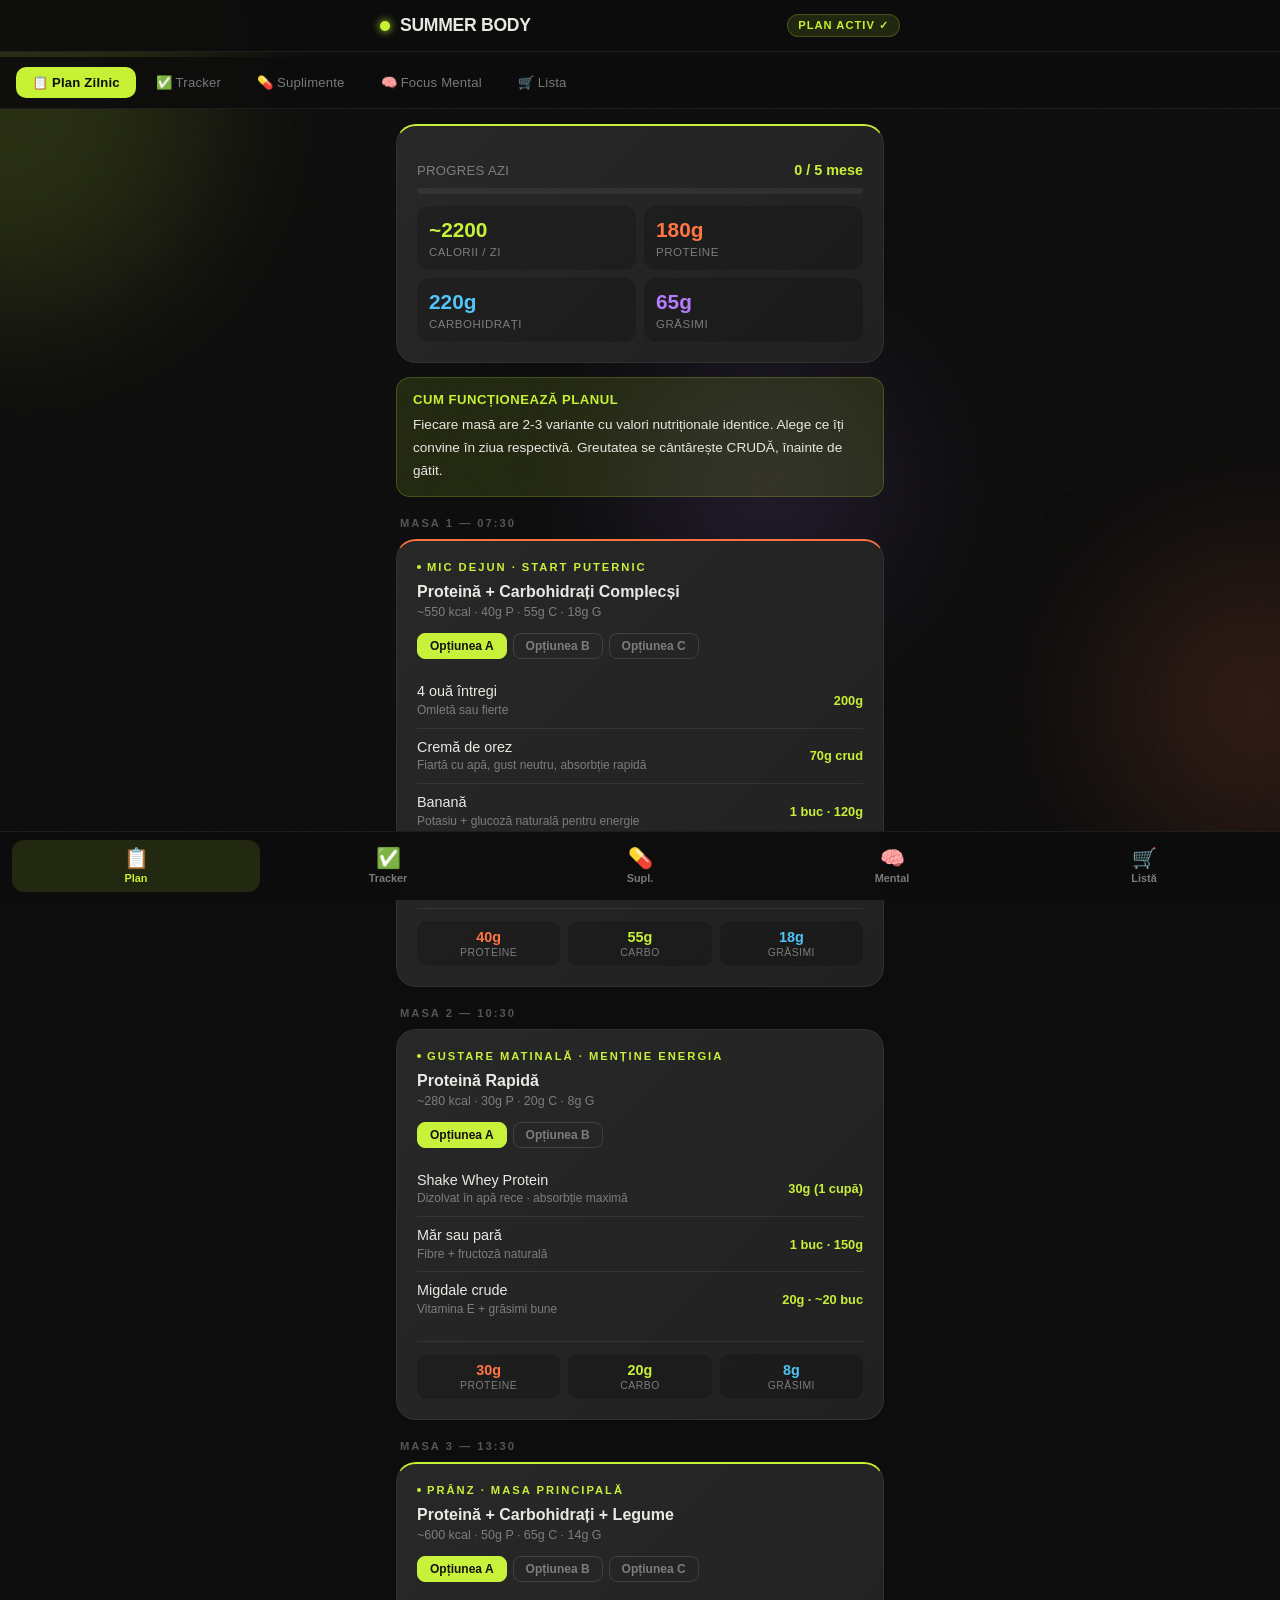
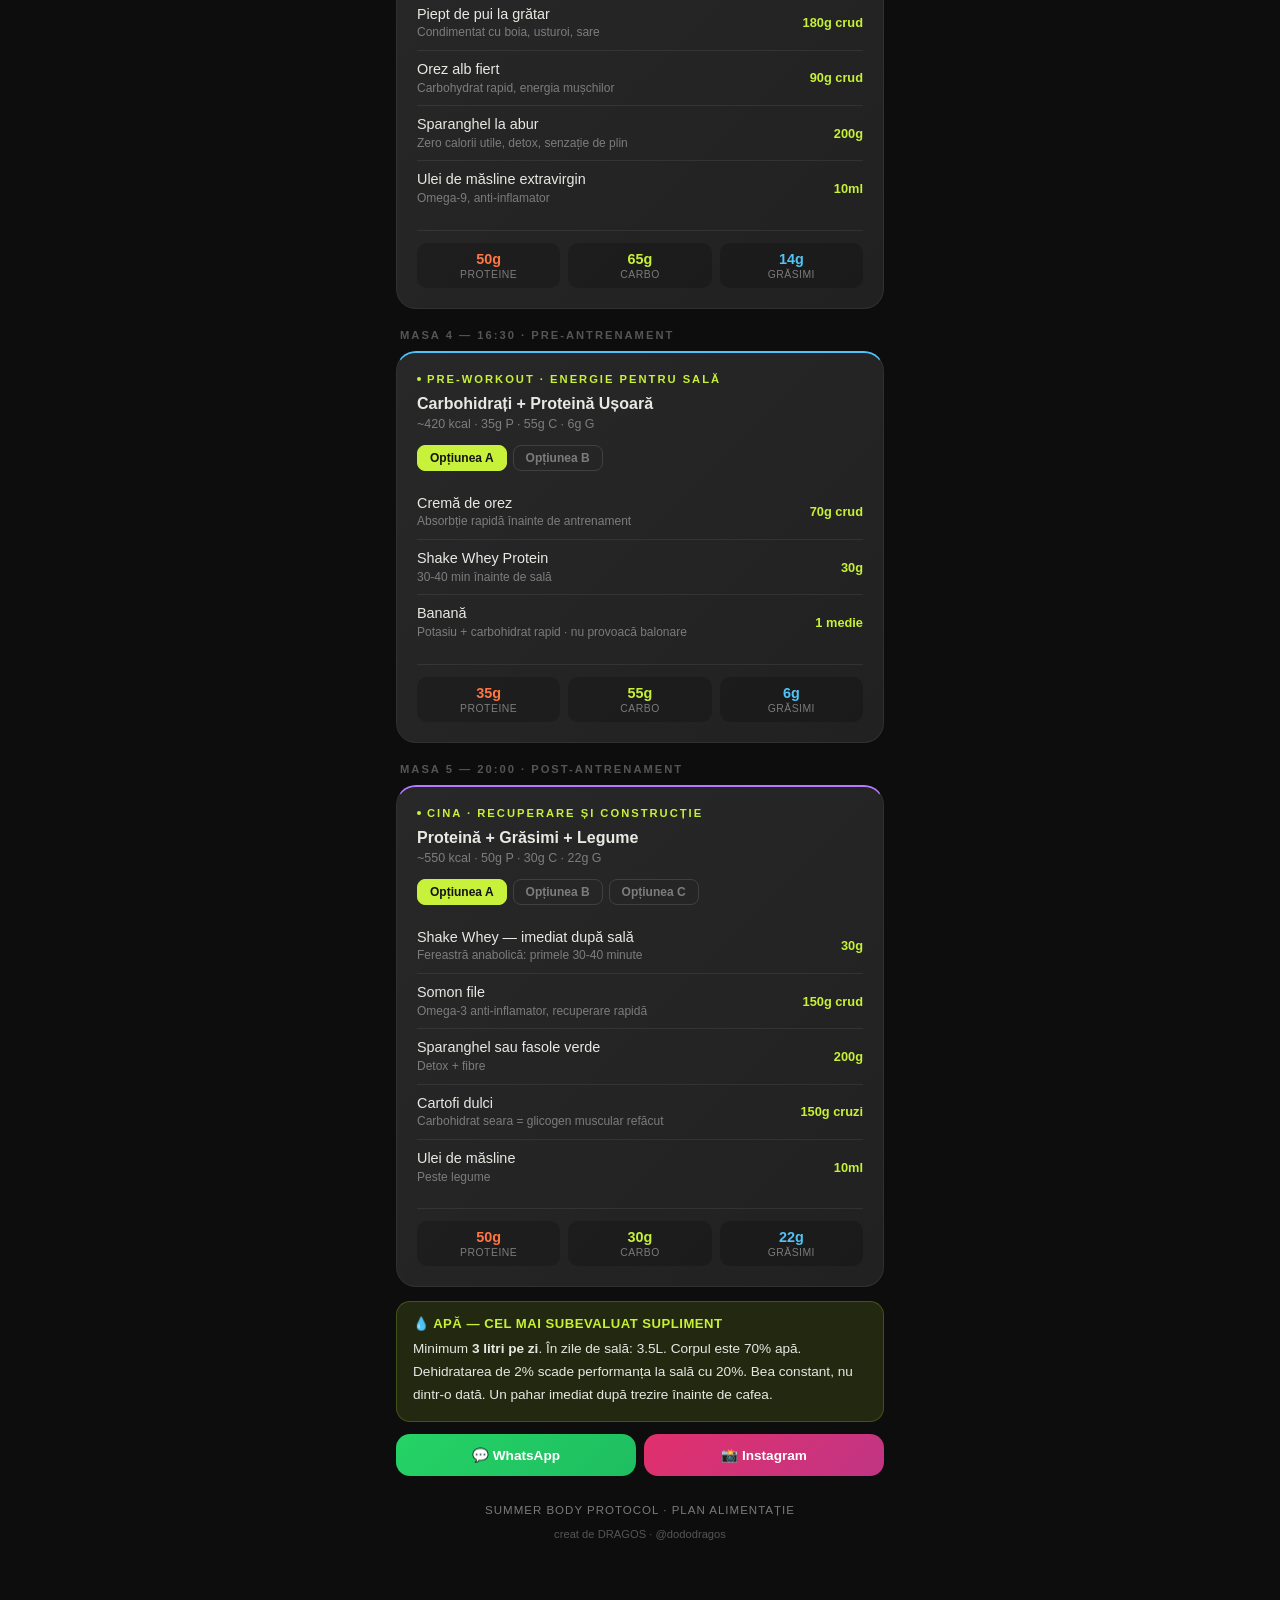
<file: planalimentatie2200.html>
<!DOCTYPE html>
<html lang="ro">
<head>
<link rel="apple-touch-icon" href="https://dododragos.neocities.org/PictogramaAlimentatie.jpeg">
<meta name="apple-mobile-web-app-capable" content="yes">
<meta name="apple-mobile-web-app-title" content="SB Alimentație">
<meta charset="UTF-8">
<meta name="viewport" content="width=device-width,initial-scale=1.0,maximum-scale=1.0,user-scalable=no">
<title>| Summer Body </title>
<link href="https://fonts.googleapis.com/css2?family=Bebas+Neue&family=Inter:wght@400;600;700;800;900&display=swap" rel="stylesheet">
<style>
:root{
  --bg:#0d0d0d;
  --bg2:#141414;
  --bg3:#1a1a1a;
  --surface:#212121;
  --surface2:#2a2a2a;
  --border:rgba(255,255,255,0.07);
  --border2:rgba(255,255,255,0.12);
  --lime:#c6f135;
  --lime-dim:rgba(198,241,53,0.12);
  --lime-glow:rgba(198,241,53,0.25);
  --orange:#ff7340;
  --orange-dim:rgba(255,115,64,0.12);
  --blue:#4fc3f7;
  --blue-dim:rgba(79,195,247,0.12);
  --purple:#b57aff;
  --purple-dim:rgba(181,122,255,0.12);
  --white:#f5f5f0;
  --gray:#7a7a7a;
  --gray2:#555;
  --text:#e8e8e3;
  --red:#ff5252;
  --green:#4caf7d;
  --safe-top:env(safe-area-inset-top,0px);
  --safe-bottom:env(safe-area-inset-bottom,0px);
}
*{margin:0;padding:0;box-sizing:border-box;-webkit-tap-highlight-color:transparent;touch-action:manipulation}
html{scroll-behavior:smooth}
body{
  font-family:'DM Sans',sans-serif;
  background:var(--bg);
  color:var(--text);
  min-height:100dvh;
  overflow-x:hidden;
  padding-top:var(--safe-top);
  padding-bottom:calc(72px + var(--safe-bottom));
  position:relative;
}

/* NOISE TEXTURE */
body::before{
  content:'';
  position:fixed;
  inset:0;
  background-image:url("data:image/svg+xml,%3Csvg viewBox='0 0 256 256' xmlns='http://www.w3.org/2000/svg'%3E%3Cfilter id='n'%3E%3CfeTurbulence type='fractalNoise' baseFrequency='0.9' numOctaves='4' stitchTiles='stitch'/%3E%3C/filter%3E%3Crect width='100%25' height='100%25' filter='url(%23n)' opacity='0.04'/%3E%3C/svg%3E");
  opacity:0.5;
  pointer-events:none;
  z-index:0;
}

/* GLOW ORBS */
.orbs{position:fixed;inset:0;z-index:0;pointer-events:none;overflow:hidden}
.orb{position:absolute;border-radius:50%;filter:blur(80px);opacity:0.15;animation:orbFloat 25s ease-in-out infinite}
.orb1{width:400px;height:400px;background:var(--lime);top:-10%;left:-15%;animation-delay:0s}
.orb2{width:300px;height:300px;background:var(--orange);bottom:5%;right:-10%;animation-delay:8s}
.orb3{width:250px;height:250px;background:var(--purple);top:40%;left:50%;animation-delay:16s}
@keyframes orbFloat{
  0%,100%{transform:translate(0,0) scale(1)}
  33%{transform:translate(40px,-60px) scale(1.15)}
  66%{transform:translate(-30px,30px) scale(0.9)}
}

/* INTRO SCREEN */
#intro{
  position:fixed;inset:0;z-index:9999;
  background:var(--bg);
  display:flex;flex-direction:column;align-items:center;justify-content:center;gap:24px;
  animation:introOut 0.5s ease 2.4s forwards;
}
@keyframes introOut{to{opacity:0;visibility:hidden;pointer-events:none}}
.intro-icon{
  width:80px;height:80px;
  background:var(--lime);
  border-radius:28px;
  display:flex;align-items:center;justify-content:center;
  font-size:36px;
  animation:iconPop 0.6s cubic-bezier(0.34,1.56,0.64,1) 0.2s both;
  box-shadow:0 0 60px var(--lime-glow);
}
@keyframes iconPop{from{transform:scale(0) rotate(-20deg);opacity:0}to{transform:scale(1) rotate(0);opacity:1}}
.intro-title{
  font-family:'Syne',sans-serif;
  font-size:1.6rem;font-weight:800;letter-spacing:-0.5px;
  text-align:center;line-height:1.2;
  animation:slideUp 0.5s ease 0.5s both;
}
.intro-title span{color:var(--lime)}
.intro-sub{font-size:0.85rem;color:var(--gray);letter-spacing:2px;text-transform:uppercase;animation:slideUp 0.5s ease 0.7s both}
@keyframes slideUp{from{opacity:0;transform:translateY(16px)}to{opacity:1;transform:translateY(0)}}
.intro-bar{
  width:180px;height:2px;background:rgba(255,255,255,0.1);border-radius:10px;overflow:hidden;
  animation:slideUp 0.5s ease 0.8s both;
}
.intro-fill{height:100%;width:0%;background:var(--lime);animation:fillBar 2s ease 0.9s forwards}
@keyframes fillBar{to{width:100%}}

/* HEADER */
header{
  position:sticky;top:0;z-index:100;
  background:rgba(13,13,13,0.9);
  backdrop-filter:blur(24px);-webkit-backdrop-filter:blur(24px);
  border-bottom:1px solid var(--border);
  padding:14px 20px;
}
.header-inner{max-width:520px;margin:0 auto;display:flex;align-items:center;justify-content:space-between}
.logo{
  font-family:'Syne',sans-serif;font-size:1.1rem;font-weight:800;letter-spacing:-0.3px;
  display:flex;align-items:center;gap:10px;
}
.logo-dot{width:10px;height:10px;background:var(--lime);border-radius:50%;box-shadow:0 0 8px var(--lime)}
.header-badge{
  font-size:0.7rem;font-weight:600;letter-spacing:1px;text-transform:uppercase;
  background:var(--lime-dim);color:var(--lime);
  padding:4px 10px;border-radius:20px;border:1px solid rgba(198,241,53,0.2);
}

/* TABS */
.tabs-wrap{
  position:sticky;top:57px;z-index:99;
  background:rgba(13,13,13,0.95);
  backdrop-filter:blur(20px);-webkit-backdrop-filter:blur(20px);
  border-bottom:1px solid var(--border);
  overflow-x:auto;-webkit-overflow-scrolling:touch;
}
.tabs-wrap::-webkit-scrollbar{display:none}
.tabs{display:flex;gap:4px;padding:10px 16px;min-width:max-content}
.tab{
  padding:8px 16px;border:none;background:transparent;
  color:var(--gray);font-family:'DM Sans',sans-serif;font-size:0.82rem;font-weight:500;
  border-radius:10px;cursor:pointer;white-space:nowrap;
  transition:all 0.25s ease;letter-spacing:0.2px;
}
.tab.active{background:var(--lime);color:#0d0d0d;font-weight:700}
.tab:not(.active):active{background:var(--surface);color:var(--white)}

/* MAIN CONTENT */
main{position:relative;z-index:1;max-width:520px;margin:0 auto;padding:20px 16px}
.section{display:none;animation:sectionIn 0.35s ease}
.section.active{display:block}
@keyframes sectionIn{from{opacity:0;transform:translateY(12px)}to{opacity:1;transform:translateY(0)}}

/* CARDS */
.card{
  background:var(--surface);
  border:1px solid var(--border);
  border-radius:20px;padding:20px;margin-bottom:14px;
  position:relative;overflow:hidden;
}
.card::before{
  content:'';position:absolute;inset:0;border-radius:inherit;
  background:linear-gradient(135deg,rgba(255,255,255,0.03),transparent);
  pointer-events:none;
}
.card-accent{border-top:2px solid var(--lime)}
.card-orange{border-top:2px solid var(--orange)}
.card-blue{border-top:2px solid var(--blue)}
.card-purple{border-top:2px solid var(--purple)}

.card-title{
  font-family:'Syne',sans-serif;font-size:1.15rem;font-weight:700;
  margin-bottom:14px;display:flex;align-items:center;gap:10px;
}
.card-title .icon{
  width:36px;height:36px;border-radius:10px;
  display:flex;align-items:center;justify-content:center;font-size:18px;flex-shrink:0;
}
.icon-lime{background:var(--lime-dim)}
.icon-orange{background:var(--orange-dim)}
.icon-blue{background:var(--blue-dim)}
.icon-purple{background:var(--purple-dim)}

/* PROGRESS */
.progress-section{padding:16px 0 8px}
.progress-row{display:flex;justify-content:space-between;align-items:center;margin-bottom:10px}
.progress-label{font-size:0.82rem;color:var(--gray);font-weight:500;letter-spacing:0.3px}
.progress-val{font-family:'Syne',sans-serif;font-size:0.9rem;font-weight:700;color:var(--lime)}
.progress-bar{height:6px;background:rgba(255,255,255,0.06);border-radius:999px;overflow:hidden}
.progress-fill{
  height:100%;width:0%;
  background:linear-gradient(90deg,var(--lime),#a8e620);
  border-radius:999px;
  transition:width 0.5s cubic-bezier(0.4,0,0.2,1);
}

/* MEAL CARDS */
.meal-time-label{
  font-size:0.7rem;font-weight:700;letter-spacing:2px;text-transform:uppercase;
  color:var(--lime);margin-bottom:10px;display:flex;align-items:center;gap:6px;
}
.meal-time-label::before{content:'';width:4px;height:4px;background:var(--lime);border-radius:50%}
.meal-title{
  font-family:'Syne',sans-serif;font-size:1rem;font-weight:700;margin-bottom:4px;
}
.meal-cal{
  font-size:0.78rem;color:var(--gray);margin-bottom:14px;
}
.alt-toggle{
  display:flex;gap:6px;margin-bottom:14px;
}
.alt-btn{
  padding:5px 12px;border:1px solid var(--border2);border-radius:8px;
  background:transparent;color:var(--gray);font-family:'DM Sans',sans-serif;font-size:0.75rem;font-weight:600;
  cursor:pointer;transition:all 0.2s ease;
}
.alt-btn.active{background:var(--lime);color:#0d0d0d;border-color:var(--lime)}
.food-option{display:none}
.food-option.active{display:block}
.food-row{
  display:flex;justify-content:space-between;align-items:center;
  padding:9px 0;border-bottom:1px solid var(--border);
}
.food-row:last-child{border:none}
.food-name{font-size:0.9rem;font-weight:500;line-height:1.3}
.food-name small{display:block;font-size:0.75rem;color:var(--gray);font-weight:400;margin-top:2px}
.food-amount{
  font-family:'Syne',sans-serif;font-size:0.8rem;font-weight:700;
  color:var(--lime);white-space:nowrap;margin-left:12px;
}
.macros-row{
  display:flex;gap:8px;margin-top:14px;padding-top:12px;border-top:1px solid var(--border);
}
.macro-chip{
  flex:1;background:var(--bg3);border-radius:10px;padding:8px;text-align:center;
}
.macro-chip-val{font-family:'Syne',sans-serif;font-size:0.9rem;font-weight:800;color:var(--white)}
.macro-chip-lab{font-size:0.65rem;color:var(--gray);text-transform:uppercase;letter-spacing:0.5px;margin-top:2px}
.macro-prot .macro-chip-val{color:var(--orange)}
.macro-carb .macro-chip-val{color:var(--lime)}
.macro-fat .macro-chip-val{color:var(--blue)}

/* CHECKLIST */
.checklist{display:flex;flex-direction:column;gap:10px;margin-top:4px}
.check-item{
  display:flex;align-items:center;gap:14px;
  padding:14px 16px;background:var(--bg3);
  border-radius:14px;cursor:pointer;
  border:1px solid transparent;
  transition:all 0.22s ease;position:relative;overflow:hidden;
}
.check-item.done{
  background:rgba(198,241,53,0.08);
  border-color:rgba(198,241,53,0.25);
}
.check-item.done::after{
  content:'';position:absolute;inset:0;
  background:radial-gradient(circle at 50% 50%,rgba(198,241,53,0.05),transparent);
}
.check-box{
  width:22px;height:22px;min-width:22px;border-radius:7px;
  border:2px solid var(--border2);background:transparent;
  display:flex;align-items:center;justify-content:center;
  transition:all 0.2s cubic-bezier(0.34,1.56,0.64,1);
}
.check-item.done .check-box{
  background:var(--lime);border-color:var(--lime);transform:scale(1.05);
}
.check-box svg{width:13px;height:13px;stroke:#0d0d0d;stroke-width:3;stroke-linecap:round;stroke-linejoin:round;fill:none;opacity:0;transform:scale(0);transition:all 0.2s cubic-bezier(0.34,1.56,0.64,1)}
.check-item.done .check-box svg{opacity:1;transform:scale(1)}
.check-text{font-size:0.9rem;font-weight:500;line-height:1.3;flex:1}
.check-sub{font-size:0.75rem;color:var(--gray);margin-top:2px}

/* INFO BOXES */
.info-box{
  background:var(--lime-dim);border:1px solid rgba(198,241,53,0.2);
  border-radius:14px;padding:14px 16px;margin:12px 0;
}
.info-box.orange{background:var(--orange-dim);border-color:rgba(255,115,64,0.25)}
.info-box.blue{background:var(--blue-dim);border-color:rgba(79,195,247,0.25)}
.info-box.purple{background:var(--purple-dim);border-color:rgba(181,122,255,0.25)}
.info-box.warn{background:rgba(255,82,82,0.08);border-color:rgba(255,82,82,0.25)}
.info-box p,.info-box-text{font-size:0.85rem;line-height:1.7;color:var(--text)}
.info-title{
  font-family:'Syne',sans-serif;font-size:0.82rem;font-weight:700;letter-spacing:0.5px;
  text-transform:uppercase;color:var(--lime);margin-bottom:6px;
}
.info-title.orange{color:var(--orange)}
.info-title.blue{color:var(--blue)}
.info-title.purple{color:var(--purple)}
.info-title.warn{color:var(--red)}

/* SUPPLEMENTS */
.supp-card{
  background:var(--bg3);border:1px solid var(--border);border-radius:14px;
  padding:16px;margin-bottom:10px;
}
.supp-header{display:flex;align-items:flex-start;justify-content:space-between;gap:8px;margin-bottom:8px}
.supp-name{font-family:'Syne',sans-serif;font-size:0.95rem;font-weight:700;line-height:1.2}
.supp-badge{
  font-size:0.62rem;font-weight:800;letter-spacing:0.8px;text-transform:uppercase;
  padding:3px 8px;border-radius:6px;white-space:nowrap;flex-shrink:0;
}
.badge-essential{background:var(--lime);color:#0d0d0d}
.badge-optional{background:var(--surface2);color:var(--gray)}
.badge-mental{background:var(--purple-dim);color:var(--purple);border:1px solid rgba(181,122,255,0.3)}
.badge-female{background:rgba(255,105,180,0.15);color:#ff69b4;border:1px solid rgba(255,105,180,0.3)}
.badge-joints{background:var(--blue-dim);color:var(--blue);border:1px solid rgba(79,195,247,0.3)}
.supp-dose{
  font-size:0.8rem;color:var(--gray);margin-bottom:8px;
  display:flex;align-items:center;gap:6px;
}
.supp-dose strong{color:var(--text)}
.supp-why{font-size:0.83rem;line-height:1.7;color:var(--gray)}
.supp-why strong{color:var(--text)}
.supp-brand{font-size:0.75rem;color:var(--orange);margin-top:8px;font-weight:600}
.supp-study{
  font-size:0.77rem;color:var(--purple);margin-top:6px;font-style:italic;
}

/* DAILY TOTALS */
.totals-grid{display:grid;grid-template-columns:1fr 1fr;gap:8px;margin-top:4px}
.total-item{
  background:var(--bg3);border-radius:12px;padding:12px;
  display:flex;flex-direction:column;gap:4px;
}
.total-val{font-family:'Syne',sans-serif;font-size:1.3rem;font-weight:800}
.total-lab{font-size:0.72rem;color:var(--gray);text-transform:uppercase;letter-spacing:0.5px}
.color-lime{color:var(--lime)}
.color-orange{color:var(--orange)}
.color-blue{color:var(--blue)}
.color-purple{color:var(--purple)}

/* ACCORDION */
.acc{border:1px solid var(--border);border-radius:14px;overflow:hidden;margin-bottom:8px}
.acc-head{
  display:flex;justify-content:space-between;align-items:center;
  padding:14px 16px;cursor:pointer;
  background:var(--bg3);transition:background 0.2s ease;
}
.acc-head:active{background:var(--surface)}
.acc-head-left{display:flex;align-items:center;gap:10px}
.acc-label{font-family:'Syne',sans-serif;font-size:0.9rem;font-weight:700}
.acc-sub{font-size:0.75rem;color:var(--gray)}
.acc-arrow{transition:transform 0.3s ease;font-size:12px;color:var(--gray)}
.acc.open .acc-arrow{transform:rotate(180deg)}
.acc-body{max-height:0;overflow:hidden;transition:max-height 0.4s ease}
.acc.open .acc-body{max-height:3000px}
.acc-content{padding:16px}

/* SECTION HEADING */
.sec-heading{
  font-family:'Syne',sans-serif;font-size:0.7rem;font-weight:700;
  letter-spacing:2px;text-transform:uppercase;color:var(--gray2);
  margin:20px 0 10px;padding-left:4px;
}

/* BOTTOM NAV */
.bottom-nav{
  position:fixed;bottom:0;left:0;right:0;z-index:100;
  background:rgba(13,13,13,0.97);
  backdrop-filter:blur(24px);-webkit-backdrop-filter:blur(24px);
  border-top:1px solid var(--border);
  padding:8px 12px calc(8px + var(--safe-bottom));
  display:flex;gap:4px;
}
.nav-btn{
  flex:1;padding:8px 4px;border:none;background:transparent;
  border-radius:12px;cursor:pointer;
  display:flex;flex-direction:column;align-items:center;gap:4px;
  transition:all 0.2s ease;
  font-family:'DM Sans',sans-serif;font-size:0.68rem;font-weight:600;color:var(--gray);
}
.nav-btn.active{background:var(--lime-dim);color:var(--lime)}
.nav-icon{font-size:20px;line-height:1}

/* WATER TRACKER */
.water-grid{display:grid;grid-template-columns:repeat(8,1fr);gap:6px;margin:12px 0}
.water-drop{
  aspect-ratio:1;border-radius:50%;border:2px solid var(--border2);
  cursor:pointer;transition:all 0.2s ease;
  display:flex;align-items:center;justify-content:center;font-size:16px;
}
.water-drop.filled{border-color:var(--blue);background:var(--blue-dim)}
.water-drop:active{transform:scale(0.88)}

/* WEEK SELECTOR */
.week-pills{display:flex;gap:6px;overflow-x:auto;padding-bottom:4px;margin-bottom:14px}
.week-pills::-webkit-scrollbar{display:none}
.day-pill{
  padding:6px 14px;border-radius:10px;border:1px solid var(--border);
  background:transparent;color:var(--gray);
  font-family:'Syne',sans-serif;font-size:0.8rem;font-weight:700;
  cursor:pointer;transition:all 0.2s ease;white-space:nowrap;
}
.day-pill.active{background:var(--lime);color:#0d0d0d;border-color:var(--lime)}

/* CONFETTI */
.confetti-piece{
  position:fixed;width:8px;height:8px;z-index:9999;
  pointer-events:none;border-radius:2px;
  animation:confettiFall 0.9s ease-out forwards;
}
@keyframes confettiFall{
  0%{transform:translateY(0) rotate(0deg);opacity:1}
  100%{transform:translateY(80px) rotate(540deg);opacity:0}
}
.pop-emoji{
  position:fixed;font-size:22px;z-index:9999;pointer-events:none;
  animation:popFloat 1.2s ease-out forwards;
}
@keyframes popFloat{
  0%{transform:translateY(0) scale(0.5);opacity:1}
  60%{transform:translateY(-60px) scale(1.1);opacity:1}
  100%{transform:translateY(-90px) scale(1);opacity:0}
}

/* FOOTER */
footer{
  text-align:center;padding:24px 16px;font-size:0.75rem;color:var(--gray2);line-height:1.8;
}
.contact-row{
  display:flex;gap:8px;margin-top:12px;
}
.contact-btn{
  flex:1;padding:13px;border-radius:14px;border:none;cursor:pointer;
  font-family:'Syne',sans-serif;font-size:0.85rem;font-weight:700;
  text-decoration:none;text-align:center;display:flex;align-items:center;justify-content:center;gap:6px;
  transition:transform 0.15s ease,opacity 0.15s ease;
}
.contact-btn:active{transform:scale(0.96);opacity:0.85}
.btn-wa{background:linear-gradient(135deg,#25D366,#1ebe60);color:#fff}
.btn-ig{background:linear-gradient(135deg,#e1306c,#c13584);color:#fff}
</style>
</head>
<body>
<div class="orbs"><div class="orb orb1"></div><div class="orb orb2"></div><div class="orb orb3"></div></div>

<!-- INTRO -->
<div id="intro">
  <div class="intro-icon">🌿</div>
  <div class="intro-title">SUMMER BODY<br><span>PROTOCOL</span></div>
  <div class="intro-sub">Plan Alimentație Complet</div>
  <div class="intro-bar"><div class="intro-fill"></div></div>
</div>

<!-- HEADER -->
<header>
  <div class="header-inner">
    <div class="logo"><div class="logo-dot"></div>SUMMER BODY</div>
    <div class="header-badge">Plan Activ ✓</div>
  </div>
</header>

<!-- TABS -->
<div class="tabs-wrap">
  <div class="tabs">
    <button class="tab active" onclick="switchTab('plan')">📋 Plan Zilnic</button>
    <button class="tab" onclick="switchTab('tracker')">✅ Tracker</button>
    <button class="tab" onclick="switchTab('supp')">💊 Suplimente</button>
    <button class="tab" onclick="switchTab('mental')">🧠 Focus Mental</button>
    <button class="tab" onclick="switchTab('lista')">🛒 Lista</button>
  </div>
</div>

<main>

<!-- ========== PLAN ZILNIC ========== -->
<div id="tab-plan" class="section active">

  <div class="card card-accent">
    <div class="progress-section">
      <div class="progress-row">
        <span class="progress-label">PROGRES AZI</span>
        <span class="progress-val" id="prog-text">0 / 5 mese</span>
      </div>
      <div class="progress-bar"><div class="progress-fill" id="prog-fill"></div></div>
    </div>
    <div class="totals-grid">
      <div class="total-item"><div class="total-val color-lime">~2200</div><div class="total-lab">Calorii / zi</div></div>
      <div class="total-item"><div class="total-val color-orange">180g</div><div class="total-lab">Proteine</div></div>
      <div class="total-item"><div class="total-val color-blue">220g</div><div class="total-lab">Carbohidrați</div></div>
      <div class="total-item"><div class="total-val color-purple">65g</div><div class="total-lab">Grăsimi</div></div>
    </div>
  </div>

  <div class="info-box">
    <div class="info-title">Cum funcționează planul</div>
    <div class="info-box-text">Fiecare masă are 2-3 variante cu valori nutriționale identice. Alege ce îți convine în ziua respectivă. Greutatea se cântărește CRUDĂ, înainte de gătit.</div>
  </div>

  <!-- MASA 1 -->
  <div class="sec-heading">MASA 1 — 07:30</div>
  <div class="card card-orange">
    <div class="meal-time-label">Mic Dejun · Start puternic</div>
    <div class="meal-title">Proteină + Carbohidrați Complecși</div>
    <div class="meal-cal">~550 kcal · 40g P · 55g C · 18g G</div>
    <div class="alt-toggle">
      <button class="alt-btn active" onclick="switchAlt('m1','a')">Opțiunea A</button>
      <button class="alt-btn" onclick="switchAlt('m1','b')">Opțiunea B</button>
      <button class="alt-btn" onclick="switchAlt('m1','c')">Opțiunea C</button>
    </div>
    <div class="food-option active" id="m1-a">
      <div class="food-row"><div class="food-name">4 ouă întregi<small>Omletă sau fierte</small></div><div class="food-amount">200g</div></div>
      <div class="food-row"><div class="food-name">Cremă de orez<small>Fiartă cu apă, gust neutru, absorbție rapidă</small></div><div class="food-amount">70g crud</div></div>
      <div class="food-row"><div class="food-name">Banană<small>Potasiu + glucoză naturală pentru energie</small></div><div class="food-amount">1 buc · 120g</div></div>
      <div class="food-row"><div class="food-name">Unt de arahide<small>Grăsimi bune + calorii dense</small></div><div class="food-amount">15g</div></div>
    </div>
    <div class="food-option" id="m1-b">
      <div class="food-row"><div class="food-name">Iaurt grecesc 0%<small>Proteină completă, probiotic natural</small></div><div class="food-amount">200g</div></div>
      <div class="food-row"><div class="food-name">Fulgi de ovăz instant<small>Carbohidrat complex, fibre</small></div><div class="food-amount">70g</div></div>
      <div class="food-row"><div class="food-name">3 albușuri<small>Adaugi pe lângă iaurt, în shake, sau fierte</small></div><div class="food-amount">90g</div></div>
      <div class="food-row"><div class="food-name">Fructe de pădure congelate<small>Antioxidanți, gust fără calorii extra</small></div><div class="food-amount">100g</div></div>
      <div class="food-row"><div class="food-name">Nuci crude<small>Omega-3, sătietate</small></div><div class="food-amount">20g</div></div>
    </div>
    <div class="food-option" id="m1-c">
      <div class="food-row"><div class="food-name">Conservă de Ton NIXE <small>1 conservă · proteină pură, ieftină, gata instant</small></div><div class="food-amount">150g scurs</div></div>
      <div class="food-row"><div class="food-name">Pâine integrală<small>Carbohidrat complex + fibre</small></div><div class="food-amount">80g · 2 felii</div></div>
      <div class="food-row"><div class="food-name">2 ouă fierte<small>Grăsimi bune + vitamina D</small></div><div class="food-amount">100g</div></div>
      <div class="food-row"><div class="food-name">Roșii + castravete<small>Hidratare + vitamine</small></div><div class="food-amount">după gust</div></div>
    </div>
    <div class="macros-row">
      <div class="macro-chip macro-prot"><div class="macro-chip-val">40g</div><div class="macro-chip-lab">Proteine</div></div>
      <div class="macro-chip macro-carb"><div class="macro-chip-val">55g</div><div class="macro-chip-lab">Carbo</div></div>
      <div class="macro-chip macro-fat"><div class="macro-chip-val">18g</div><div class="macro-chip-lab">Grăsimi</div></div>
    </div>
  </div>

  <!-- MASA 2 -->
  <div class="sec-heading">MASA 2 — 10:30</div>
  <div class="card">
    <div class="meal-time-label">Gustare Matinală · Menține energia</div>
    <div class="meal-title">Proteină Rapidă</div>
    <div class="meal-cal">~280 kcal · 30g P · 20g C · 8g G</div>
    <div class="alt-toggle">
      <button class="alt-btn active" onclick="switchAlt('m2','a')">Opțiunea A</button>
      <button class="alt-btn" onclick="switchAlt('m2','b')">Opțiunea B</button>
    </div>
    <div class="food-option active" id="m2-a">
      <div class="food-row"><div class="food-name">Shake Whey Protein<small>Dizolvat în apă rece · absorbție maximă</small></div><div class="food-amount">30g (1 cupă)</div></div>
      <div class="food-row"><div class="food-name">Măr sau pară<small>Fibre + fructoză naturală</small></div><div class="food-amount">1 buc · 150g</div></div>
      <div class="food-row"><div class="food-name">Migdale crude<small>Vitamina E + grăsimi bune</small></div><div class="food-amount">20g · ~20 buc</div></div>
    </div>
    <div class="food-option" id="m2-b">
      <div class="food-row"><div class="food-name">Brânză de vaci slabă<small>Caseină lentă + calciu</small></div><div class="food-amount">200g</div></div>
      <div class="food-row"><div class="food-name">Conservă de Ton NIXE<small>Instant, zero prep, proteine complete</small></div><div class="food-amount">½ conservă · 75g</div></div>
      <div class="food-row"><div class="food-name">Biscuiți integrali<small>Carbohidrat complex</small></div><div class="food-amount">30g</div></div>
    </div>
    <div class="macros-row">
      <div class="macro-chip macro-prot"><div class="macro-chip-val">30g</div><div class="macro-chip-lab">Proteine</div></div>
      <div class="macro-chip macro-carb"><div class="macro-chip-val">20g</div><div class="macro-chip-lab">Carbo</div></div>
      <div class="macro-chip macro-fat"><div class="macro-chip-val">8g</div><div class="macro-chip-lab">Grăsimi</div></div>
    </div>
  </div>

  <!-- MASA 3 -->
  <div class="sec-heading">MASA 3 — 13:30</div>
  <div class="card card-accent">
    <div class="meal-time-label">Prânz · Masa principală</div>
    <div class="meal-title">Proteină + Carbohidrați + Legume</div>
    <div class="meal-cal">~600 kcal · 50g P · 65g C · 14g G</div>
    <div class="alt-toggle">
      <button class="alt-btn active" onclick="switchAlt('m3','a')">Opțiunea A</button>
      <button class="alt-btn" onclick="switchAlt('m3','b')">Opțiunea B</button>
      <button class="alt-btn" onclick="switchAlt('m3','c')">Opțiunea C</button>
    </div>
    <div class="food-option active" id="m3-a">
      <div class="food-row"><div class="food-name">Piept de pui la grătar<small>Condimentat cu boia, usturoi, sare</small></div><div class="food-amount">180g crud</div></div>
      <div class="food-row"><div class="food-name">Orez alb fiert<small>Carbohydrat rapid, energia mușchilor</small></div><div class="food-amount">90g crud</div></div>
      <div class="food-row"><div class="food-name">Sparanghel la abur<small>Zero calorii utile, detox, senzație de plin</small></div><div class="food-amount">200g</div></div>
      <div class="food-row"><div class="food-name">Ulei de măsline extravirgin<small>Omega-9, anti-inflamator</small></div><div class="food-amount">10ml</div></div>
    </div>
    <div class="food-option" id="m3-b">
      <div class="food-row"><div class="food-name">Piept de curcan tocat<small>Mai slab decât pui, mai gustos</small></div><div class="food-amount">180g crud</div></div>
      <div class="food-row"><div class="food-name">Cartofi dulci la cuptor<small>Beta-caroten + carbohidrat complex</small></div><div class="food-amount">200g cruzi</div></div>
      <div class="food-row"><div class="food-name">Fasole verde la abur<small>Fibre + potasiu</small></div><div class="food-amount">150g</div></div>
      <div class="food-row"><div class="food-name">Ulei de măsline<small>Pe deasupra, după gătire</small></div><div class="food-amount">10ml</div></div>
    </div>
    <div class="food-option" id="m3-c">
      <div class="food-row"><div class="food-name">Somon file la cuptor<small>Omega-3 · cel mai bun pește pentru corp</small></div><div class="food-amount">150g crud</div></div>
      <div class="food-row"><div class="food-name">Quinoa fiartă<small>Proteină vegetală + toți aminoacizii esențiali</small></div><div class="food-amount">80g crud</div></div>
      <div class="food-row"><div class="food-name">Brocoli la abur<small>Sulforafan · cel mai dens nutrițional</small></div><div class="food-amount">200g</div></div>
      <div class="food-row"><div class="food-name">Lamaie + ulei de măsline<small>Dressing natural simplu</small></div><div class="food-amount">½ lămâie + 8ml ulei</div></div>
    </div>
    <div class="macros-row">
      <div class="macro-chip macro-prot"><div class="macro-chip-val">50g</div><div class="macro-chip-lab">Proteine</div></div>
      <div class="macro-chip macro-carb"><div class="macro-chip-val">65g</div><div class="macro-chip-lab">Carbo</div></div>
      <div class="macro-chip macro-fat"><div class="macro-chip-val">14g</div><div class="macro-chip-lab">Grăsimi</div></div>
    </div>
  </div>

  <!-- MASA 4 -->
  <div class="sec-heading">MASA 4 — 16:30 · Pre-antrenament</div>
  <div class="card card-blue">
    <div class="meal-time-label">Pre-workout · Energie pentru sală</div>
    <div class="meal-title">Carbohidrați + Proteină Ușoară</div>
    <div class="meal-cal">~420 kcal · 35g P · 55g C · 6g G</div>
    <div class="alt-toggle">
      <button class="alt-btn active" onclick="switchAlt('m4','a')">Opțiunea A</button>
      <button class="alt-btn" onclick="switchAlt('m4','b')">Opțiunea B</button>
    </div>
    <div class="food-option active" id="m4-a">
      <div class="food-row"><div class="food-name">Cremă de orez<small>Absorbție rapidă înainte de antrenament</small></div><div class="food-amount">70g crud</div></div>
      <div class="food-row"><div class="food-name">Shake Whey Protein<small>30-40 min înainte de sală</small></div><div class="food-amount">30g</div></div>
      <div class="food-row"><div class="food-name">Banană<small>Potasiu + carbohidrat rapid · nu provoacă balonare</small></div><div class="food-amount">1 medie</div></div>
    </div>
    <div class="food-option" id="m4-b">
      <div class="food-row"><div class="food-name">Pâine integrală<small>2 felii · carbohidrat înainte de efort</small></div><div class="food-amount">80g</div></div>
      <div class="food-row"><div class="food-name">Conservă de Ton NIXE<small>Proteină fără grăsime · nu îngreunează stomacul</small></div><div class="food-amount">1 conservă</div></div>
      <div class="food-row"><div class="food-name">Mere sau portocale<small>Vitamina C + carbohidrat</small></div><div class="food-amount">150g</div></div>
    </div>
    <div class="macros-row">
      <div class="macro-chip macro-prot"><div class="macro-chip-val">35g</div><div class="macro-chip-lab">Proteine</div></div>
      <div class="macro-chip macro-carb"><div class="macro-chip-val">55g</div><div class="macro-chip-lab">Carbo</div></div>
      <div class="macro-chip macro-fat"><div class="macro-chip-val">6g</div><div class="macro-chip-lab">Grăsimi</div></div>
    </div>
  </div>

  <!-- MASA 5 -->
  <div class="sec-heading">MASA 5 — 20:00 · Post-antrenament</div>
  <div class="card card-purple">
    <div class="meal-time-label">Cina · Recuperare și construcție</div>
    <div class="meal-title">Proteină + Grăsimi + Legume</div>
    <div class="meal-cal">~550 kcal · 50g P · 30g C · 22g G</div>
    <div class="alt-toggle">
      <button class="alt-btn active" onclick="switchAlt('m5','a')">Opțiunea A</button>
      <button class="alt-btn" onclick="switchAlt('m5','b')">Opțiunea B</button>
      <button class="alt-btn" onclick="switchAlt('m5','c')">Opțiunea C</button>
    </div>
    <div class="food-option active" id="m5-a">
      <div class="food-row"><div class="food-name">Shake Whey — imediat după sală<small>Fereastră anabolică: primele 30-40 minute</small></div><div class="food-amount">30g</div></div>
      <div class="food-row"><div class="food-name">Somon file<small>Omega-3 anti-inflamator, recuperare rapidă</small></div><div class="food-amount">150g crud</div></div>
      <div class="food-row"><div class="food-name">Sparanghel sau fasole verde<small>Detox + fibre</small></div><div class="food-amount">200g</div></div>
      <div class="food-row"><div class="food-name">Cartofi dulci<small>Carbohidrat seara = glicogen muscular refăcut</small></div><div class="food-amount">150g cruzi</div></div>
      <div class="food-row"><div class="food-name">Ulei de măsline<small>Peste legume</small></div><div class="food-amount">10ml</div></div>
    </div>
    <div class="food-option" id="m5-b">
      <div class="food-row"><div class="food-name">Shake Whey — imediat post<small>Nu sări peste asta</small></div><div class="food-amount">30g</div></div>
      <div class="food-row"><div class="food-name">Ton NIXE sau macrou conservă<small>Ieftin, gata instant, 25g proteină per conservă</small></div><div class="food-amount">1-1.5 conserve</div></div>
      <div class="food-row"><div class="food-name">Ouă fierte<small>Proteină completă, caseină lentă pentru noapte</small></div><div class="food-amount">2 buc</div></div>
      <div class="food-row"><div class="food-name">Orez sau paste<small>Carbohidrat post-antrenament</small></div><div class="food-amount">70g crud</div></div>
      <div class="food-row"><div class="food-name">Salată verde cu ulei<small>Volum + vitamine</small></div><div class="food-amount">mare · 10ml ulei</div></div>
    </div>
    <div class="food-option" id="m5-c">
      <div class="food-row"><div class="food-name">Shake Whey<small>Imediat post</small></div><div class="food-amount">30g</div></div>
      <div class="food-row"><div class="food-name">Vită slabă (rasol/mușchi)<small>Creatină naturală + fier + zinc · cel mai complet</small></div><div class="food-amount">150g crud</div></div>
      <div class="food-row"><div class="food-name">Brocoli la abur<small>Sulforafan reduce inflamația post-antrenament</small></div><div class="food-amount">200g</div></div>
      <div class="food-row"><div class="food-name">Orez alb sau cartofi<small>Carbohidrat rapid refacere glicogen</small></div><div class="food-amount">80g crud</div></div>
    </div>
    <div class="macros-row">
      <div class="macro-chip macro-prot"><div class="macro-chip-val">50g</div><div class="macro-chip-lab">Proteine</div></div>
      <div class="macro-chip macro-carb"><div class="macro-chip-val">30g</div><div class="macro-chip-lab">Carbo</div></div>
      <div class="macro-chip macro-fat"><div class="macro-chip-val">22g</div><div class="macro-chip-lab">Grăsimi</div></div>
    </div>
  </div>

  <div class="info-box">
    <div class="info-title">💧 Apă — cel mai subevaluat supliment</div>
    <div class="info-box-text">Minimum <strong>3 litri pe zi</strong>. În zile de sală: 3.5L. Corpul este 70% apă. Dehidratarea de 2% scade performanța la sală cu 20%. Bea constant, nu dintr-o dată. Un pahar imediat după trezire înainte de cafea.</div>
  </div>

  <div class="contact-row" style="margin-top:8px">
    <a href="https://wa.me/40753452245?text=Salut%20Dragos,%20am%20o%20intrebare%20despre%20planul%20de%20alimentatie" class="contact-btn btn-wa" target="_blank">💬 WhatsApp</a>
    <a href="https://instagram.com/dododragos" class="contact-btn btn-ig" target="_blank">📸 Instagram</a>
  </div>
</div>

<!-- ========== TRACKER ========== -->
<div id="tab-tracker" class="section">

  <div class="card card-accent">
    <div class="progress-section">
      <div class="progress-row">
        <span class="progress-label">MESE BIFATE AZI</span>
        <span class="progress-val" id="check-prog-text">0 / 5</span>
      </div>
      <div class="progress-bar"><div class="progress-fill" id="check-prog-fill"></div></div>
    </div>
  </div>

  <div class="sec-heading">MESE ZILNICE</div>
  <div class="card">
    <div class="checklist" id="meal-checks">
      <div class="check-item" data-key="m1" onclick="toggleCheck(this)">
        <div class="check-box"><svg viewBox="0 0 24 24"><polyline points="20 6 9 17 4 12"></polyline></svg></div>
        <div><div class="check-text">🍳 Mic Dejun — 07:30</div><div class="check-sub">40g P · 55g C · ~550 kcal</div></div>
      </div>
      <div class="check-item" data-key="m2" onclick="toggleCheck(this)">
        <div class="check-box"><svg viewBox="0 0 24 24"><polyline points="20 6 9 17 4 12"></polyline></svg></div>
        <div><div class="check-text">🥪 Gustare — 10:30</div><div class="check-sub">30g P · 20g C · ~280 kcal</div></div>
      </div>
      <div class="check-item" data-key="m3" onclick="toggleCheck(this)">
        <div class="check-box"><svg viewBox="0 0 24 24"><polyline points="20 6 9 17 4 12"></polyline></svg></div>
        <div><div class="check-text">🍗 Prânz — 13:30</div><div class="check-sub">50g P · 65g C · ~600 kcal</div></div>
      </div>
      <div class="check-item" data-key="m4" onclick="toggleCheck(this)">
        <div class="check-box"><svg viewBox="0 0 24 24"><polyline points="20 6 9 17 4 12"></polyline></svg></div>
        <div><div class="check-text">⚡ Pre-Workout — 16:30</div><div class="check-sub">35g P · 55g C · ~420 kcal</div></div>
      </div>
      <div class="check-item" data-key="m5" onclick="toggleCheck(this)">
        <div class="check-box"><svg viewBox="0 0 24 24"><polyline points="20 6 9 17 4 12"></polyline></svg></div>
        <div><div class="check-text">🌙 Cină Post-Sală — 20:00</div><div class="check-sub">50g P · 30g C · ~550 kcal</div></div>
      </div>
    </div>
  </div>

  <div class="sec-heading">APĂ — TARGET 3L</div>
  <div class="card">
    <div class="card-title" style="margin-bottom:8px"><div class="icon icon-blue">💧</div><span>Pahar cu pahar</span></div>
    <div style="font-size:0.82rem;color:var(--gray);margin-bottom:4px">Fiecare bulă = 375ml. Apasă pe rând.</div>
    <div class="water-grid" id="water-grid"></div>
    <div style="text-align:center;font-family:'Syne',sans-serif;font-size:0.9rem;color:var(--blue);margin-top:4px" id="water-text">0 / 3L</div>
  </div>

  <div class="sec-heading">ALTE OBICEIURI</div>
  <div class="card">
    <div class="checklist">
      <div class="check-item" data-key="sleep" onclick="toggleCheck(this)">
        <div class="check-box"><svg viewBox="0 0 24 24"><polyline points="20 6 9 17 4 12"></polyline></svg></div>
        <div><div class="check-text">🌙 Somn 7-9 ore</div><div class="check-sub">70% din hormoni anabolici se produc noaptea</div></div>
      </div>
      <div class="check-item" data-key="train" onclick="toggleCheck(this)">
        <div class="check-box"><svg viewBox="0 0 24 24"><polyline points="20 6 9 17 4 12"></polyline></svg></div>
        <div><div class="check-text">🏋️ Antrenament bifat</div><div class="check-sub">Cel mai puternic stimulator hormonal natural</div></div>
      </div>
      <div class="check-item" data-key="creat" onclick="toggleCheck(this)">
        <div class="check-box"><svg viewBox="0 0 24 24"><polyline points="20 6 9 17 4 12"></polyline></svg></div>
        <div><div class="check-text">💊 Creatină 5g</div><div class="check-sub">Zilnic, indiferent de zi de sală sau repaus</div></div>
      </div>
      <div class="check-item" data-key="sun" onclick="toggleCheck(this)">
        <div class="check-box"><svg viewBox="0 0 24 24"><polyline points="20 6 9 17 4 12"></polyline></svg></div>
        <div><div class="check-text">☀️ 15 min soare pe piele</div><div class="check-sub">Vitamina D naturală + oxid nitric + dispoziție</div></div>
      </div>
    </div>
  </div>
</div>

<!-- ========== SUPLIMENTE ========== -->
<div id="tab-supp" class="section">

  <div class="info-box">
    <div class="info-title">Realitatea despre suplimente</div>
    <div class="info-box-text">Suplimentele sunt 5-10% din ecuație. Mâncarea, somnul și antrenamentul fac restul de 90%. Astea de mai jos funcționează cu adevărat, au studii solide și nu sunt marketing pur.</div>
  </div>

  <div class="sec-heading">ESENȚIALE — Fundația</div>

  <div class="acc open">
    <div class="acc-head" onclick="toggleAcc(this)">
      <div class="acc-head-left">
        <span style="font-size:20px">🥛</span>
        <div><div class="acc-label">Whey Protein</div><div class="acc-sub">Proteina de bază</div></div>
      </div>
      <div style="display:flex;align-items:center;gap:8px"><span class="supp-badge badge-essential">ESENȚIAL</span><span class="acc-arrow">▼</span></div>
    </div>
    <div class="acc-body">
      <div class="acc-content">
        <div class="supp-dose">⏰ <strong>Cum:</strong> 1 cupă (30g) cu 300ml apă rece. Dimineața și/sau imediat post-antrenament.</div>
        <div class="supp-why">Conține toți cei 9 aminoacizi esențiali de care are nevoie corpul. Leucina din whey activează un mecanism celular care pornește construcția musculară. Un shake = 24g proteină pură în 30 de minute direct în mușchi. <strong>Nu are rost să cumperi aminoacizi separat</strong> — whey îi are pe toți în proporția perfectă și costă de 5x mai puțin.</div>
        <div class="supp-study">📊 Meta-analiză 2022: suplimentarea cu whey a crescut masa musculară cu 1.2kg în 12 săptămâni vs aceeași alimentație fără supliment.</div>
        <div class="supp-brand">✓ Recomandat: Optimum Nutrition Gold Standard · Dymatize ISO100 · MyProtein Impact Whey</div>
      </div>
    </div>
  </div>

  <div class="acc">
    <div class="acc-head" onclick="toggleAcc(this)">
      <div class="acc-head-left">
        <span style="font-size:20px">⚡</span>
        <div><div class="acc-label">Creatină Monohidrat</div><div class="acc-sub">Cel mai studiat supliment din lume</div></div>
      </div>
      <div style="display:flex;align-items:center;gap:8px"><span class="supp-badge badge-essential">ESENȚIAL</span><span class="acc-arrow">▼</span></div>
    </div>
    <div class="acc-body">
      <div class="acc-content">
        <div class="supp-dose">⏰ <strong>Cum:</strong> 5g pe zi, în fiecare zi. Ora nu contează. Cu apă sau în shake. Și în zilele de pauză iei.</div>
        <div class="supp-why">Saturează mușchii cu fosfocreatină — combustibil rapid pentru ultimele repetări grele. Practic îți dă 1-2 repetări extra per serie, ceea ce în 30 de zile înseamnă un progres enorm. Crește forța cu 5-15% și masa musculară cu 2-3kg în 8 săptămâni. <strong>Nu este steroid, nu este hormonal</strong> — este o moleculă naturală pe care corpul o produce singur în cantități mici.</div>
        <div class="supp-study">📊 Peste 700 de studii clinice publicate. Considerat de unanimitate suplimentul natural nr.1 pentru performanță.</div>
        <div class="supp-brand">✓ Recomandat: MyProtein Creatine Monohydrate · Optimum Nutrition Micronized Creatine</div>
      </div>
    </div>
  </div>

  <div class="acc">
    <div class="acc-head" onclick="toggleAcc(this)">
      <div class="acc-head-left">
        <span style="font-size:20px">🌿</span>
        <div><div class="acc-label">Multivitamine</div><div class="acc-sub">Acoperă golurile din alimentație</div></div>
      </div>
      <div style="display:flex;align-items:center;gap:8px"><span class="supp-badge badge-essential">ESENȚIAL</span><span class="acc-arrow">▼</span></div>
    </div>
    <div class="acc-body">
      <div class="acc-content">
        <div class="supp-dose">⏰ <strong>Cum:</strong> 1 tabletă dimineața cu prima masă. Zilnic.</div>
        <div class="supp-why">Chiar și cu o alimentație bună, solul agricol din ziua de azi este mult mai sărac în minerale față de acum 50 de ani. Un multivitamin acoperă: Zinc (esențial pentru testosteron și imunitate), Magneziu (somn și recuperare), Vitamina B complex (energie), Fier, Seleniu. Practic elimini riscul de a-ți sabota progresul printr-un deficit de micronutrienți invizibil.</div>
        <div class="supp-brand">✓ Recomandat: Optimum Nutrition Opti-Men (băieți) · Opti-Women (fete) · Animal Pak</div>
      </div>
    </div>
  </div>

  <div class="acc">
    <div class="acc-head" onclick="toggleAcc(this)">
      <div class="acc-head-left">
        <span style="font-size:20px">☀️</span>
        <div><div class="acc-label">Vitamina D3 + K2</div><div class="acc-sub">Hormonul soarelui</div></div>
      </div>
      <div style="display:flex;align-items:center;gap:8px"><span class="supp-badge badge-essential">ESENȚIAL</span><span class="acc-arrow">▼</span></div>
    </div>
    <div class="acc-body">
      <div class="acc-content">
        <div class="supp-dose">⏰ <strong>Cum:</strong> 2000-4000 UI D3 + 100mcg K2 dimineața cu prima masă (cu grăsimi pentru absorbție). Zilnic.</div>
        <div class="supp-why">Vitamina D3 funcționează mai degrabă ca un hormon decât ca o vitamină. Receptorii ei se găsesc în aproape orice celulă din corp, inclusiv în organe implicate în producția hormonală. Circa 80% din români au deficit, mai ales în sezonul rece. K2 funcționează în tandem: direcționează calciul în oase și dinți, nu în artere. Fără K2, D3 în doze mari poate fi contraproductivă.</div>
        <div class="supp-study">📊 Un studiu pe bărbați cu deficit de D3 a arătat creșterea semnificativă a nivelului de testosteron după 12 luni de suplimentare.</div>
        <div class="supp-brand">✓ Recomandat: Now Foods D3 5000 UI + K2 · Thorne D3/K2 Drops</div>
      </div>
    </div>
  </div>

  <div class="acc">
    <div class="acc-head" onclick="toggleAcc(this)">
      <div class="acc-head-left">
        <span style="font-size:20px">🔬</span>
        <div><div class="acc-label">Boron (Bor)</div><div class="acc-sub">Testosteron liber crescut rapid</div></div>
      </div>
      <div style="display:flex;align-items:center;gap:8px"><span class="supp-badge badge-essential">ESENȚIAL</span><span class="acc-arrow">▼</span></div>
    </div>
    <div class="acc-body">
      <div class="acc-content">
        <div class="supp-dose">⏰ <strong>Cum:</strong> 6-10mg dimineața cu prima masă. Ciclu: 2 săptămâni on, 1 săptămână off.</div>
        <div class="supp-why">Unul dintre cele mai subevaluate suplimente. Boronul reduce SHBG — o proteină care „leagă" testosteronul și îl face inactiv. Mai puțin SHBG = mai mult testosteron liber disponibil. Reduce și estrogenul. Îmbunătățește și absorbția magneziului la nivel celular. Ieftin și eficient.</div>
        <div class="supp-study">📊 Un studiu a arătat o creștere semnificativă a testosteronului liber după numai 7 zile de suplimentare cu 10mg bor. Ciclul este important pentru a evita adaptarea.</div>
        <div class="supp-brand">✓ Recomandat: Now Foods Boron 3mg (iei 2 capsule) · Swanson Boron 6mg </div>
      </div>
    </div>
  </div>

  <div class="acc">
    <div class="acc-head" onclick="toggleAcc(this)">
      <div class="acc-head-left">
        <span style="font-size:20px">🍄</span>
        <div><div class="acc-label">Cordyceps Sinensis</div><div class="acc-sub">Energie + rezistență la antrenament</div></div>
      </div>
      <div style="display:flex;align-items:center;gap:8px"><span class="supp-badge badge-optional">OPȚIONAL</span><span class="acc-arrow">▼</span></div>
    </div>
    <div class="acc-body">
      <div class="acc-content">
        <div class="supp-dose">⏰ <strong>Cum:</strong> 1000-2000mg extract, 30-45 min înainte de antrenament sau dimineața.</div>
        <div class="supp-why">Ciupercă adaptogenă folosită de mii de ani în medicina tradițională. Crește producția de ATP celular — combustibilul de bază al fiecărei celule. Îmbunătățește utilizarea oxigenului în mușchi (VO2 max). Rezultat practic: te simți mai puțin obosit în antrenamentele lungi și te recuperezi mai rapid.</div>
        <div class="supp-study">📊 Studiu 2016: participanții au arătat îmbunătățiri semnificative ale rezistenței după 3 săptămâni de suplimentare vs placebo.</div>
        <div class="supp-brand">✓ Recomandat: Real Mushrooms Cordyceps · Swanson Cordyceps</div>
      </div>
    </div>
  </div>

  <div class="acc">
    <div class="acc-head" onclick="toggleAcc(this)">
      <div class="acc-head-left">
        <span style="font-size:20px">🩸</span>
        <div><div class="acc-label">Chromium Picolinate</div><div class="acc-sub">Controlul glicemiei și al poftei</div></div>
      </div>
      <div style="display:flex;align-items:center;gap:8px"><span class="supp-badge badge-optional">OPȚIONAL</span><span class="acc-arrow">▼</span></div>
    </div>
    <div class="acc-body">
      <div class="acc-content">
        <div class="supp-dose">⏰ <strong>Cum:</strong> 200-400mcg cu prima masă. Zilnic.</div>
        <div class="supp-why">Cromul ajută insulina să funcționeze mai eficient — adică nutrienții din mâncare (proteine, carbohidrați) ajung preferențial în mușchi, nu în celulele de grăsime. Reduce și pofta de dulce și zahăr procesat, ceea ce este extrem de util când ești la deficit caloric. Ieftin, fără efecte adverse la doza standard.</div>
        <div class="supp-brand">✓ Recomandat: Vitabolic Chromium Picolinate 200mcg</div>
      </div>
    </div>
  </div>

  <div class="acc">
    <div class="acc-head" onclick="toggleAcc(this)">
      <div class="acc-head-left">
        <span style="font-size:20px">🛡️</span>
        <div><div class="acc-label">NAC — N-Acetil Cisteină</div><div class="acc-sub">Antioxidant + detox celular</div></div>
      </div>
      <div style="display:flex;align-items:center;gap:8px"><span class="supp-badge badge-optional">OPȚIONAL</span><span class="acc-arrow">▼</span></div>
    </div>
    <div class="acc-body">
      <div class="acc-content">
        <div class="supp-dose">⏰ <strong>Cum:</strong> 600mg, de 1-2 ori pe zi, departe de mese (pe stomacul gol sau la 2h după masă).</div>
        <div class="supp-why">NAC este precursorul Glutationului — cel mai puternic antioxidant produs de corpul uman. Antrenamentele intense generează stres oxidativ în mușchi. NAC neutralizează acest stres și accelerează recuperarea. Ajută ficatul să proceseze toxinele și are efecte antiinflamatoare. Util mai ales dacă consumi alcool ocazional sau ești expus la poluare.</div>
        <div class="supp-study">📊 Folosit în medicină pentru protecție hepatică și tratamentul supradozajului de paracetamol datorită puterii sale antioxidante dovedite.</div>
        <div class="supp-brand">✓ Recomandat: Now Foods NAC 600mg · Vitabolic NAC</div>
      </div>
    </div>
  </div>

  <div class="acc">
    <div class="acc-head" onclick="toggleAcc(this)">
      <div class="acc-head-left">
        <span style="font-size:20px">🔥</span>
        <div><div class="acc-label">Pre-Workout</div><div class="acc-sub">Blood and Guts — Dorian Yates</div></div>
      </div>
      <div style="display:flex;align-items:center;gap:8px"><span class="supp-badge badge-optional">OPȚIONAL</span><span class="acc-arrow">▼</span></div>
    </div>
    <div class="acc-body">
      <div class="acc-content">
        <div class="supp-dose">⏰ <strong>Cum:</strong> 1 cupă cu 400ml apă, 20-30 min înainte de antrenament. Maximum 4x pe săptămână. Nu lua cu mai puțin de 6h înainte de somn.</div>
        <div class="supp-why">Nu este un must — o cafea neagră face 60% din treaba unui pre-workout. Dar în zilele grele, când ești obosit sau nemotivat, un pre-workout bun face diferența. Cofeina crește focus-ul și forța, citrulina mărește „pomparea" în mușchi (vasodilatație), beta-alanina crește rezistența. Blood and Guts are formula curată, fără ingrediente inutile.</div>
        <div class="supp-brand">✓ Recomandat: Blood and Guts — Dorian Yates · WarCry · C4 Ultimate</div>
      </div>
    </div>
  </div>

  <div class="sec-heading">FEMEI — Suplimente specifice</div>

  <div class="acc">
    <div class="acc-head" onclick="toggleAcc(this)">
      <div class="acc-head-left">
        <span style="font-size:20px">💅</span>
        <div><div class="acc-label">Colagen + Vitamina C</div><div class="acc-sub">Piele, articulații, păr, unghii</div></div>
      </div>
      <div style="display:flex;align-items:center;gap:8px"><span class="supp-badge badge-female">FEMEI</span><span class="acc-arrow">▼</span></div>
    </div>
    <div class="acc-body">
      <div class="acc-content">
        <div class="supp-dose">⏰ <strong>Cum:</strong> 10-15g colagen hidrolizat pe zi + 500mg Vitamina C pentru absorbție maximă. Dimineața pe stomacul gol sau în cafea.</div>
        <div class="supp-why">Colagenul este proteina structurală nr. 1 din corp — 30% din toată proteina corpului. Producția naturală scade cu 1% pe an după 25 de ani. Suplimentarea stimulează fibroblastele să producă mai mult colagen propriu. Efecte vizibile: piele mai elastică și hidratată, unghii mai rezistente, păr mai puternic, articulații protejate. Vitamina C este obligatorie — fără ea, sinteza colagenului nu funcționează.</div>
        <div class="supp-study">📊 Studii recente arată că 10g de colagen hidrolizat zilnic timp de 8 săptămâni îmbunătățesc semnificativ elasticitatea pielii și reduc ridurile fine.</div>
        <div class="supp-brand">✓ Recomandat: Vital Proteins Collagen Peptides · Now Foods Collagen · orice colagen hidrolizat de tip I și III</div>
      </div>
    </div>
  </div>

  <div class="acc">
    <div class="acc-head" onclick="toggleAcc(this)">
      <div class="acc-head-left">
        <span style="font-size:20px">🌿</span>
        <div><div class="acc-label">Ashwagandha KSM-66</div><div class="acc-sub">Anti-stres + hormoni echilibrați</div></div>
      </div>
      <div style="display:flex;align-items:center;gap:8px"><span class="supp-badge badge-optional">OPȚIONAL</span><span class="acc-arrow">▼</span></div>
    </div>
    <div class="acc-body">
      <div class="acc-content">
        <div class="supp-dose">⏰ <strong>Cum:</strong> 300-600mg extract KSM-66 seara, cu ultima masă. Ciclu: 8 săptămâni on, 2 off.</div>
        <div class="supp-why">Cortizolul — hormonul stresului — este dușmanul numarul 1 al progresului fizic. Când cortizolul este cronic ridicat, corpul depozitează grăsime (mai ales abdominal), degradează mușchii și perturbă somnul. Ashwagandha reduce cortizolul cu 20-30%, îmbunătățește calitatea somnului și oferă o stare de calm fără sedare. KSM-66 este extractul cel mai studiat, cu cea mai bună biodisponibilitate.</div>
        <div class="supp-study">📊 Studiu 2019: participanții care au luat 600mg KSM-66 zilnic au raportat reducerea semnificativă a stresului și îmbunătățiri ale somnului față de grupul placebo.</div>
        <div class="supp-brand">✓ Recomandat: KSM-66 Ashwagandha OstroVit · Vitabolic Ashwagandha KSM-66</div>
      </div>
    </div>
  </div>

  <div class="sec-heading">ARTICULAȚII — Dacă dor încheieturile</div>

  <div class="acc">
    <div class="acc-head" onclick="toggleAcc(this)">
      <div class="acc-head-left">
        <span style="font-size:20px">🦴</span>
        <div><div class="acc-label">MSM + Condroitină</div><div class="acc-sub">Cartilaj sănătos, mișcare fără durere</div></div>
      </div>
      <div style="display:flex;align-items:center;gap:8px"><span class="supp-badge badge-joints">ARTICULAȚII</span><span class="acc-arrow">▼</span></div>
    </div>
    <div class="acc-body">
      <div class="acc-content">
        <div class="supp-dose">⏰ <strong>Cum:</strong> MSM 1000-2000mg de 2x pe zi + Condroitină 800-1200mg pe zi, cu mesele. Efectele apar după 4-8 săptămâni de administrare continuă.</div>
        <div class="supp-why"><strong>MSM (Methylsulfonylmethane)</strong> — sursă organică de sulf, esențială pentru sinteza colagenului și a cartilajului. Reduce inflamația articulară și durerea musculară post-antrenament. <strong>Condroitina</strong> — componenta principală a cartilajului. Reține apa în articulație, amortizează impactul și încetinește degradarea cartilajului. Funcționează cel mai bine combinate cu glucozamină.</div>
        <div class="supp-study">📊 Meta-analiză pe 3.800 de pacienți: combinația Condroitină + Glucozamină a redus semnificativ durerea articulară și îmbunătățit mobilitatea față de placebo.</div>
        <div class="supp-brand">✓ Recomandat: Now Foods MSM 1000mg · OstroVit Glucosamine Chondroitin MSM</div>
      </div>
    </div>
  </div>

  <div class="info-box warn" style="margin-top:8px">
    <div class="info-title warn">⚠️ Important</div>
    <div class="info-box-text">Informațiile sunt educaționale, nu înlocuiesc sfatul unui medic. Consultă un specialist înainte de a combina suplimentele cu medicamente. Nu depăși dozele recomandate. Suplimentele funcționează doar pe fundația unui alimentații corecte și a somnului suficient.</div>
  </div>
</div>

<!-- ========== MENTAL ========== -->
<div id="tab-mental" class="section">

  <div class="info-box purple">
    <div class="info-title purple">🧠 Creierul tău mănâncă și el</div>
    <div class="info-box-text">Dopamina, serotonina, noradrenalina sunt fabricate din aminoacizi din alimentație. Stresul cronic, alimentația slabă și lipsa somnului le epuizează. Ce urmează sunt suplimente care refac aceste sisteme fără a fi stimulante agresive sau medicamente.</div>
  </div>

  <div class="sec-heading">CLARITATE MENTALĂ + FOCUS</div>

  <div class="acc">
    <div class="acc-head" onclick="toggleAcc(this)">
      <div class="acc-head-left">
        <span style="font-size:20px">⚗️</span>
        <div><div class="acc-label">Acetyl L-Carnitine (ALCAR)</div><div class="acc-sub">Focus + energie mentală + ardere grăsimi</div></div>
      </div>
      <div style="display:flex;align-items:center;gap:8px"><span class="supp-badge badge-mental">MENTAL</span><span class="acc-arrow">▼</span></div>
    </div>
    <div class="acc-body">
      <div class="acc-content">
        <div class="supp-dose">⏰ <strong>Cum:</strong> 500-1000mg dimineața pe stomacul gol sau pre-antrenament. Zilnic.</div>
        <div class="supp-why">Forma de carnitină care trece bariera sânge-creier (spre deosebire de L-Carnitina obișnuită). Face două lucruri simultan: transportă acizii grași în mitocondrii pentru energie (mai puțin „fuel" stocat ca grăsime) și crește acetilcolina — neurotransmițătorul memoriei și al concentrării. Efectele se simt: mai multă claritate mentală, focus mai bun la antrenament și la muncă, energie fără nervozitatea cofeinei.</div>
        <div class="supp-study">📊 Studii la persoane cu oboseală mentală cronică au arătat reducerea semnificativă a oboselii și îmbunătățirea funcției cognitive după 30 de zile.</div>
        <div class="supp-brand">✓ Recomandat: Now Foods ALCAR 500mg · Nutricost Acetyl L-Carnitine</div>
      </div>
    </div>
  </div>

  <div class="acc">
    <div class="acc-head" onclick="toggleAcc(this)">
      <div class="acc-head-left">
        <span style="font-size:20px">🌿</span>
        <div><div class="acc-label">Coama Leului (Lion's Mane)</div><div class="acc-sub">Regenerare neuronală + memorie</div></div>
      </div>
      <div style="display:flex;align-items:center;gap:8px"><span class="supp-badge badge-mental">MENTAL</span><span class="acc-arrow">▼</span></div>
    </div>
    <div class="acc-body">
      <div class="acc-content">
        <div class="supp-dose">⏰ <strong>Cum:</strong> 500-1000mg extract dimineața. Efectele se construiesc în 4-8 săptămâni. Zilnic, fără ciclu.</div>
        <div class="supp-why">Lion's Mane stimulează producția de NGF (Nerve Growth Factor) — o proteină care promovează creșterea și menținerea neuronilor. Este practic singurul supliment natural cunoscut că stimulează neurogeneza (formarea de noi neuroni). Efecte raportate: memorie mai bună, creativitate, concentrare, reducerea anxietății și a „cetii mentale". Nu dă energie imediată ca cofeina, dar eficiența cognitivă crește treptat și durabil.</div>
        <div class="supp-study">📊 Studiu japonez pe adulți cu declin cognitiv ușor: 16 săptămâni de Lion's Mane a îmbunătățit semnificativ scorul cognitiv față de placebo, cu revenire la valori inițiale la 4 săptămâni după oprire.</div>
        <div class="supp-brand">✓ Recomandat: Real Mushrooms Lion's Mane Swanson · Host Defense Lion's Mane (extract, nu pulbere uscată)</div>
      </div>
    </div>
  </div>

  <div class="acc">
    <div class="acc-head" onclick="toggleAcc(this)">
      <div class="acc-head-left">
        <span style="font-size:20px">🏔️</span>
        <div><div class="acc-label">Rhodiola Rosea</div><div class="acc-sub">Anti-oboseală mentală + rezistență la stres</div></div>
      </div>
      <div style="display:flex;align-items:center;gap:8px"><span class="supp-badge badge-mental">MENTAL</span><span class="acc-arrow">▼</span></div>
    </div>
    <div class="acc-body">
      <div class="acc-content">
        <div class="supp-dose">⏰ <strong>Cum:</strong> 200-400mg extract 3% rosavine, dimineața pe stomacul gol. Ciclu: 3 săptămâni on, 1 off. Nu lua seara — poate perturba somnul.</div>
        <div class="supp-why">Adaptogen clasic folosit de sportivi și militari ruși de decenii. Funcționează pe axa HPA (hipotalamus-hipofiză-suprarenale) — sistemul care răspunde la stres. Reduce oboseala mentală și fizică, crește rezistența la sarcini stresante, îmbunătățește dispoziția. Diferența față de stimulante: nu creează dependență, nu epuizează sistemul nervos, nu dă crash după.</div>
        <div class="supp-study">📊 Studiu dublu-orb: reducerea oboselii cu 30% și creșterea capacității de muncă mentală după 4 săptămâni față de grupul placebo.</div>
        <div class="supp-brand">✓ Recomandat: Now Foods Rhodiola (standardizat 3% rosavine) · Swanson Rhodiola Roseea Root</div>
      </div>
    </div>
  </div>

  <div class="acc">
    <div class="acc-head" onclick="toggleAcc(this)">
      <div class="acc-head-left">
        <span style="font-size:20px">⚡</span>
        <div><div class="acc-label">N-Acetyl L-Tyrosine (NALT)</div><div class="acc-sub">Dopamină + adrenalină + focus sub presiune</div></div>
      </div>
      <div style="display:flex;align-items:center;gap:8px"><span class="supp-badge badge-mental">MENTAL</span><span class="acc-arrow">▼</span></div>
    </div>
    <div class="acc-body">
      <div class="acc-content">
        <div class="supp-dose">⏰ <strong>Cum:</strong> 350-500mg dimineața sau pre-antrenament, pe stomacul gol. Sinergic excelent cu cofeina.</div>
        <div class="supp-why">Tirozina este aminoacidul din care corpul fabrică dopamina, noradrenalina și adrenalina. Când ești obosit, stresat sau ai dormit prost, rezervele de tirozină se epuizează rapid = „ceată mentală", lipsă de motivație, reactivitate scăzută. NALT (forma acetilată) are biodisponibilitate mult mai mare față de L-Tirozina simplă. Efectul principal: restabilește claritatea mentală și motivația mai ales în condiții de stres sau oboseală. Nu creează dependență.</div>
        <div class="supp-study">📊 Studii militare au arătat că tirozina îmbunătățește semnificativ performanța cognitivă în condiții de lipsă de somn și stres extrem față de placebo.</div>
        <div class="supp-brand">✓ Recomandat: Now Foods N-Acetyl Tyrosine · Swanson NALT 350mg</div>
      </div>
    </div>
  </div>

  <div class="acc">
    <div class="acc-head" onclick="toggleAcc(this)">
      <div class="acc-head-left">
        <span style="font-size:20px">🌱</span>
        <div><div class="acc-label">Bacopa Monnieri</div><div class="acc-sub">Memorie pe termen lung + calmare</div></div>
      </div>
      <div style="display:flex;align-items:center;gap:8px"><span class="supp-badge badge-mental">MENTAL</span><span class="acc-arrow">▼</span></div>
    </div>
    <div class="acc-body">
      <div class="acc-content">
        <div class="supp-dose">⏰ <strong>Cum:</strong> 300-450mg extract standardizat 20% bacosides, cu o masă ce conține grăsimi (se absoarbe mai bine). Efectele se construiesc în 6-12 săptămâni.</div>
        <div class="supp-why">Plantă folosită în Ayurveda de peste 3000 de ani. Are două mecanisme principale: crește viteza de transmitere a semnalelor nervoase (mielina axonilor) și are efecte anxiolitice (reduce anxietatea fără sedare). Este mai lentă decât alți nootropici dar efectele sunt profunde și durabile. Ideală pentru cei care au multă informație de procesat sau niveluri ridicate de anxietate de fond.</div>
        <div class="supp-study">📊 Meta-analiză a 9 studii clinice: Bacopa îmbunătățește consistent memoria, viteza procesării informației și atenția. Efect cu atât mai pronunțat la utilizare îndelungată.</div>
        <div class="supp-brand">✓ Recomandat: Now Foods Bacopa · Swanson Bacopa Monnieri </div>
      </div>
    </div>
  </div>

  <div class="acc">
    <div class="acc-head" onclick="toggleAcc(this)">
      <div class="acc-head-left">
        <span style="font-size:20px">🫘</span>
        <div><div class="acc-label">Mucuna Pruriens</div><div class="acc-sub">Reset dopamină + motivație naturală</div></div>
      </div>
      <div style="display:flex;align-items:center;gap:8px"><span class="supp-badge badge-mental">MENTAL</span><span class="acc-arrow">▼</span></div>
    </div>
    <div class="acc-body">
      <div class="acc-content">
        <div class="supp-dose">⏰ <strong>Cum:</strong> 300-500mg extract 15% L-Dopa, dimineața pe stomacul gol. Ciclu strict: 5 zile on, 2 off. NU lua cu antidepresive sau medicație Parkinson.</div>
        <div class="supp-why">Mucuna conține L-Dopa (levodopa) — precursorul direct și imediat al dopaminei. Această moleculă trece bariera sânge-creier și crește rapid nivelul de dopamină. Efecte: motivație crescută, drive, plăcere, energie mentală, libido îmbunătățit. De asemenea, reduce prolactina (care când e ridicată suprimă testosteronul). Ciclul este important — fără pauze, receptorii de dopamină se pot desensibiliza.</div>
        <div class="supp-study">📊 Studii au arătat eficiență comparabilă cu Levodopa farmaceutică la persoane cu niveluri scăzute de dopamină, cu un profil de siguranță bun la dozele suplimentare standard.</div>
        <div class="supp-brand">✓ Recomandat: Now Foods Mucuna Pruriens · Swanson Full Spectrum Mucuna Pruriens</div>
      </div>
    </div>
  </div>

  <div class="info-box purple">
    <div class="info-title purple">💡 Stack recomandat pentru claritate mentală</div>
    <div class="info-box-text">
      <strong>Dimineața:</strong> ALCAR 500mg + NALT 350mg + Rhodiola 200mg + cafea neagră<br><br>
      <strong>Zilnic pe termen lung:</strong> Lion's Mane 1000mg + Bacopa 300mg (cu masă cu grăsimi)<br><br>
      <strong>Ciclic:</strong> Mucuna (5 zile on, 2 zile off) pentru perioade de motivație scăzută<br><br>
      Nu le lua pe toate simultan de la început. Introduce câte unul pe săptămână ca să știi ce îți face bine.
    </div>
  </div>
</div>

<!-- ========== LISTA ========== -->
<div id="tab-lista" class="section">

  <div class="sec-heading">LISTA DE CUMPĂRĂTURI — Săptămânală</div>

  <div class="card card-orange">
    <div class="card-title"><div class="icon icon-orange">🥩</div>Proteine</div>
    <div class="food-row"><div class="food-name">Piept de pui / curcan<small>Baza proteinei săptămânale</small></div><div class="food-amount">1-1.2kg</div></div>
    <div class="food-row"><div class="food-name">Conservă de Ton NIXE<small>Conserve · gata instant · ieftin</small></div><div class="food-amount">6-8 conserve</div></div>
    <div class="food-row"><div class="food-name">Somon file congelat<small>Omega-3 · 2-3 porții/săptămână</small></div><div class="food-amount">400-500g</div></div>
    <div class="food-row"><div class="food-name">Ouă de găină<small>Proteina cea mai ieftina și completă</small></div><div class="food-amount">20 buc</div></div>
    <div class="food-row"><div class="food-name">Iaurt grecesc 0%<small>Caseină + probiotic natural</small></div><div class="food-amount">1kg total</div></div>
    <div class="food-row"><div class="food-name">Brânză de vaci slabă<small>Caseină lentă · ideal seara</small></div><div class="food-amount">400g</div></div>
  </div>

  <div class="card card-accent">
    <div class="card-title"><div class="icon icon-lime">🌾</div>Carbohidrați</div>
    <div class="food-row"><div class="food-name">Cremă de orez<small>Mic dejun rapid · absorbție excelentă</small></div><div class="food-amount">500g</div></div>
    <div class="food-row"><div class="food-name">Orez alb sau brun<small>Baza meselor principale</small></div><div class="food-amount">1kg</div></div>
    <div class="food-row"><div class="food-name">Cartofi dulci<small>Beta-caroten · carbohidrat complex</small></div><div class="food-amount">1.5kg</div></div>
    <div class="food-row"><div class="food-name">Fulgi de ovăz<small>Mic dejun alternativă + fibre</small></div><div class="food-amount">500g</div></div>
    <div class="food-row"><div class="food-name">Quinoa<small>Proteina vegetala + carbohidrat complet</small></div><div class="food-amount">300g</div></div>
    <div class="food-row"><div class="food-name">Pâine integrală<small>Pre-workout rapid</small></div><div class="food-amount">2 pâini</div></div>
    <div class="food-row"><div class="food-name">Banane<small>Pre-workout natural · potasiu</small></div><div class="food-amount">1.5kg</div></div>
  </div>

  <div class="card card-blue">
    <div class="card-title"><div class="icon icon-blue">🥦</div>Legume recomandate</div>
    <div class="food-row"><div class="food-name">Sparanghel<small>Detox, diuretic natural, nutrienți densi</small></div><div class="food-amount">500g</div></div>
    <div class="food-row"><div class="food-name">Brocoli<small>Sulforafan · anti-estrogen natural</small></div><div class="food-amount">500g</div></div>
    <div class="food-row"><div class="food-name">Fasole verde<small>Fibre + potasiu</small></div><div class="food-amount">400g</div></div>
    <div class="food-row"><div class="food-name">Spanac proaspăt<small>Fier + magneziu + vitamina K</small></div><div class="food-amount">200g</div></div>
    <div class="food-row"><div class="food-name">Roșii + castravete + ardei<small>Hidratare + antioxidanți</small></div><div class="food-amount">după gust</div></div>
    <div class="food-row"><div class="food-name">Usturoi proaspăt<small>Allicin · natural anti-inflamator</small></div><div class="food-amount">1 căpățână</div></div>
  </div>

  <div class="card card-purple">
    <div class="card-title"><div class="icon icon-purple">🥑</div>Grăsimi bune</div>
    <div class="food-row"><div class="food-name">Ulei de măsline extravirgin<small>Omega-9 · baza pentru gătit și dressing</small></div><div class="food-amount">1 sticlă</div></div>
    <div class="food-row"><div class="food-name">Unt de arahide natural<small>Grăsimi bune + proteină + calorii dense</small></div><div class="food-amount">1 borcan</div></div>
    <div class="food-row"><div class="food-name">Migdale crude<small>Vitamina E + magneziu + Omega-3</small></div><div class="food-amount">200g</div></div>
    <div class="food-row"><div class="food-name">Nuci crude<small>Cel mai bun Omega-3 vegetal</small></div><div class="food-amount">150g</div></div>
    <div class="food-row"><div class="food-name">Avocado (opțional)<small>Grăsimi mononesaturate + potasiu</small></div><div class="food-amount">3-4 buc</div></div>
  </div>

  <div class="info-box">
    <div class="info-title">💡 Tip Meal Prep — Duminica</div>
    <div class="info-box-text">Fierbi 700g orez sau cremă de orez + gătești 1kg piept pui la cuptor + fierbi 15 ouă + prepari 1kg cartofi dulci. Porționezi în caserole. Economisești 45 min în fiecare zi din săptămână. Gata instant la microunde 2 minute.</div>
  </div>

  <div class="contact-row" style="margin-top:8px;margin-bottom:4px">
    <a href="https://wa.me/40753452245?text=Salut%20Dragos,%20am%20o%20intrebare%20despre%20planul%20de%20alimentatie" class="contact-btn btn-wa" target="_blank">💬 Întreabă pe WhatsApp</a>
    <a href="https://instagram.com/dododragos" class="contact-btn btn-ig" target="_blank">📸 @dododragos</a>
  </div>
</div>

<footer>
  <div style="color:var(--gray);font-size:0.72rem;letter-spacing:1px;text-transform:uppercase">Summer Body Protocol · Plan Alimentație</div>
  <div style="margin-top:4px;color:var(--gray2);font-size:0.7rem">creat de DRAGOS · @dododragos</div>
</footer>

</main>

<!-- BOTTOM NAV -->
<nav class="bottom-nav">
  <button class="nav-btn active" data-tab="plan" onclick="switchTab('plan',this)">
    <div class="nav-icon">📋</div>Plan
  </button>
  <button class="nav-btn" data-tab="tracker" onclick="switchTab('tracker',this)">
    <div class="nav-icon">✅</div>Tracker
  </button>
  <button class="nav-btn" data-tab="supp" onclick="switchTab('supp',this)">
    <div class="nav-icon">💊</div>Supl.
  </button>
  <button class="nav-btn" data-tab="mental" onclick="switchTab('mental',this)">
    <div class="nav-icon">🧠</div>Mental
  </button>
  <button class="nav-btn" data-tab="lista" onclick="switchTab('lista',this)">
    <div class="nav-icon">🛒</div>Listă
  </button>
</nav>

<script>
(function(){
'use strict';

const STORAGE_KEY = 'sbp_ali_v1';
const state = {
  checks:{},
  water:0,
  date:''
};

function today(){ return new Date().toDateString(); }

function load(){
  try{
    const s = localStorage.getItem(STORAGE_KEY);
    if(s){
      const d = JSON.parse(s);
      if(d.date === today()){
        Object.assign(state, d);
      } else {
        state.checks = {};
        state.water = 0;
        state.date = today();
        save();
      }
    } else {
      state.date = today();
    }
  }catch(e){}
}

function save(){
  try{ state.date=today(); localStorage.setItem(STORAGE_KEY, JSON.stringify(state)); }catch(e){}
}

// --- TABS ---
function switchTab(id, btn){
  document.querySelectorAll('.section').forEach(s=>s.classList.remove('active'));
  document.querySelectorAll('.nav-btn').forEach(b=>b.classList.remove('active'));
  // Also handle top tabs
  document.querySelectorAll('.tab').forEach(t=>t.classList.remove('active'));
  
  document.getElementById('tab-'+id).classList.add('active');
  if(btn) btn.classList.add('active');
  window.scrollTo({top:0, behavior:'smooth'});
}
window.switchTab = switchTab;

// Top tabs also call switchTab
document.querySelectorAll('.tab').forEach((t,i)=>{
  t.addEventListener('click',function(){
    document.querySelectorAll('.tab').forEach(x=>x.classList.remove('active'));
    this.classList.add('active');
    const tabs = ['plan','tracker','supp','mental','lista'];
    switchTab(tabs[i], null);
    // sync bottom nav
    document.querySelectorAll('.nav-btn').forEach((b,j)=>{ if(j===i) b.classList.add('active'); });
  });
});

// --- ALTERNATIVES ---
window.switchAlt = function(meal, opt){
  const card = document.querySelector(`#${meal}-a`)?.closest('.card') || 
               document.querySelector(`[id^="${meal}-"]`)?.closest('.card');
  if(!card) return;
  card.querySelectorAll('.food-option').forEach(f=>f.classList.remove('active'));
  card.querySelectorAll('.alt-btn').forEach(b=>b.classList.remove('active'));
  const target = document.getElementById(meal+'-'+opt);
  if(target) target.classList.add('active');
  const btns = card.querySelectorAll('.alt-btn');
  const idx = ['a','b','c'].indexOf(opt);
  if(btns[idx]) btns[idx].classList.add('active');
};

// --- ACCORDION ---
document.querySelectorAll('.acc-head').forEach(h=>{
  h.addEventListener('click',()=>{
    h.closest('.acc').classList.toggle('open');
  });
});

// --- CHECKLIST ---
function updateProgress(){
  const keys = ['m1','m2','m3','m4','m5'];
  const done = keys.filter(k=>state.checks[k]).length;
  const pct = (done/keys.length)*100;
  const pt = document.getElementById('prog-text');
  const pf = document.getElementById('prog-fill');
  const cpt = document.getElementById('check-prog-text');
  const cpf = document.getElementById('check-prog-fill');
  if(pt) pt.textContent = done+' / '+keys.length+' mese';
  if(pf) pf.style.width = pct+'%';
  if(cpt) cpt.textContent = done+' / '+keys.length;
  if(cpf) cpf.style.width = pct+'%';
}

function spawnEffects(el){
  if(navigator.vibrate) navigator.vibrate([40,20,40]);
  const rect = el.getBoundingClientRect();
  const cx = rect.left + rect.width/2;
  const cy = rect.top + rect.height/2;
  const colors = ['#c6f135','#ff7340','#4fc3f7','#b57aff','#ffffff'];
  for(let i=0;i<12;i++){
    const p = document.createElement('div');
    p.className='confetti-piece';
    p.style.cssText = `left:${cx+(Math.random()*80-40)}px;top:${cy}px;background:${colors[i%colors.length]};animation-delay:${Math.random()*0.2}s;border-radius:${Math.random()>0.5?'50%':'2px'}`;
    document.body.appendChild(p);
    setTimeout(()=>p.remove(), 1000);
  }
  const emojis = ['🔥','💪','✅','🌿','⚡'];
  const e = document.createElement('div');
  e.className='pop-emoji';
  e.style.cssText = `left:${cx-12}px;top:${cy}px`;
  e.textContent = emojis[Math.floor(Math.random()*emojis.length)];
  document.body.appendChild(e);
  setTimeout(()=>e.remove(), 1200);
}

window.toggleCheck = function(item){
  const key = item.dataset.key;
  state.checks[key] = !state.checks[key];
  if(state.checks[key]){
    item.classList.add('done');
    spawnEffects(item);
  } else {
    item.classList.remove('done');
  }
  updateProgress();
  save();
};

function applyChecks(){
  document.querySelectorAll('.check-item[data-key]').forEach(item=>{
    const key = item.dataset.key;
    if(state.checks[key]) item.classList.add('done');
    else item.classList.remove('done');
  });
  updateProgress();
}

// --- WATER ---
function buildWater(){
  const grid = document.getElementById('water-grid');
  if(!grid) return;
  grid.innerHTML='';
  const total = 8;
  for(let i=0;i<total;i++){
    const d = document.createElement('div');
    d.className='water-drop'+(i<state.water?' filled':'');
    d.textContent='💧';
    d.addEventListener('click',()=>{
      state.water = (i < state.water) ? i : i+1;
      buildWater();
      updateWaterText();
      save();
    });
    grid.appendChild(d);
  }
}
function updateWaterText(){
  const t = document.getElementById('water-text');
  if(t) t.textContent = (state.water*375/1000).toFixed(2).replace('.00','').replace(/\.?0+$/,'')+'L / 3L';
}

// --- INTRO ---
setTimeout(()=>{ 
  const i = document.getElementById('intro');
  if(i){ i.style.display='none'; }
},2900);

// Init
load();
applyChecks();
buildWater();
updateWaterText();
updateProgress();

// Prevent double-tap zoom
let lastTouch=0;
document.addEventListener('touchend',function(e){
  const now=Date.now();
  if(now-lastTouch<=300){ e.preventDefault(); }
  lastTouch=now;
},false);

})();
</script>
</body>
</html>
</file>
